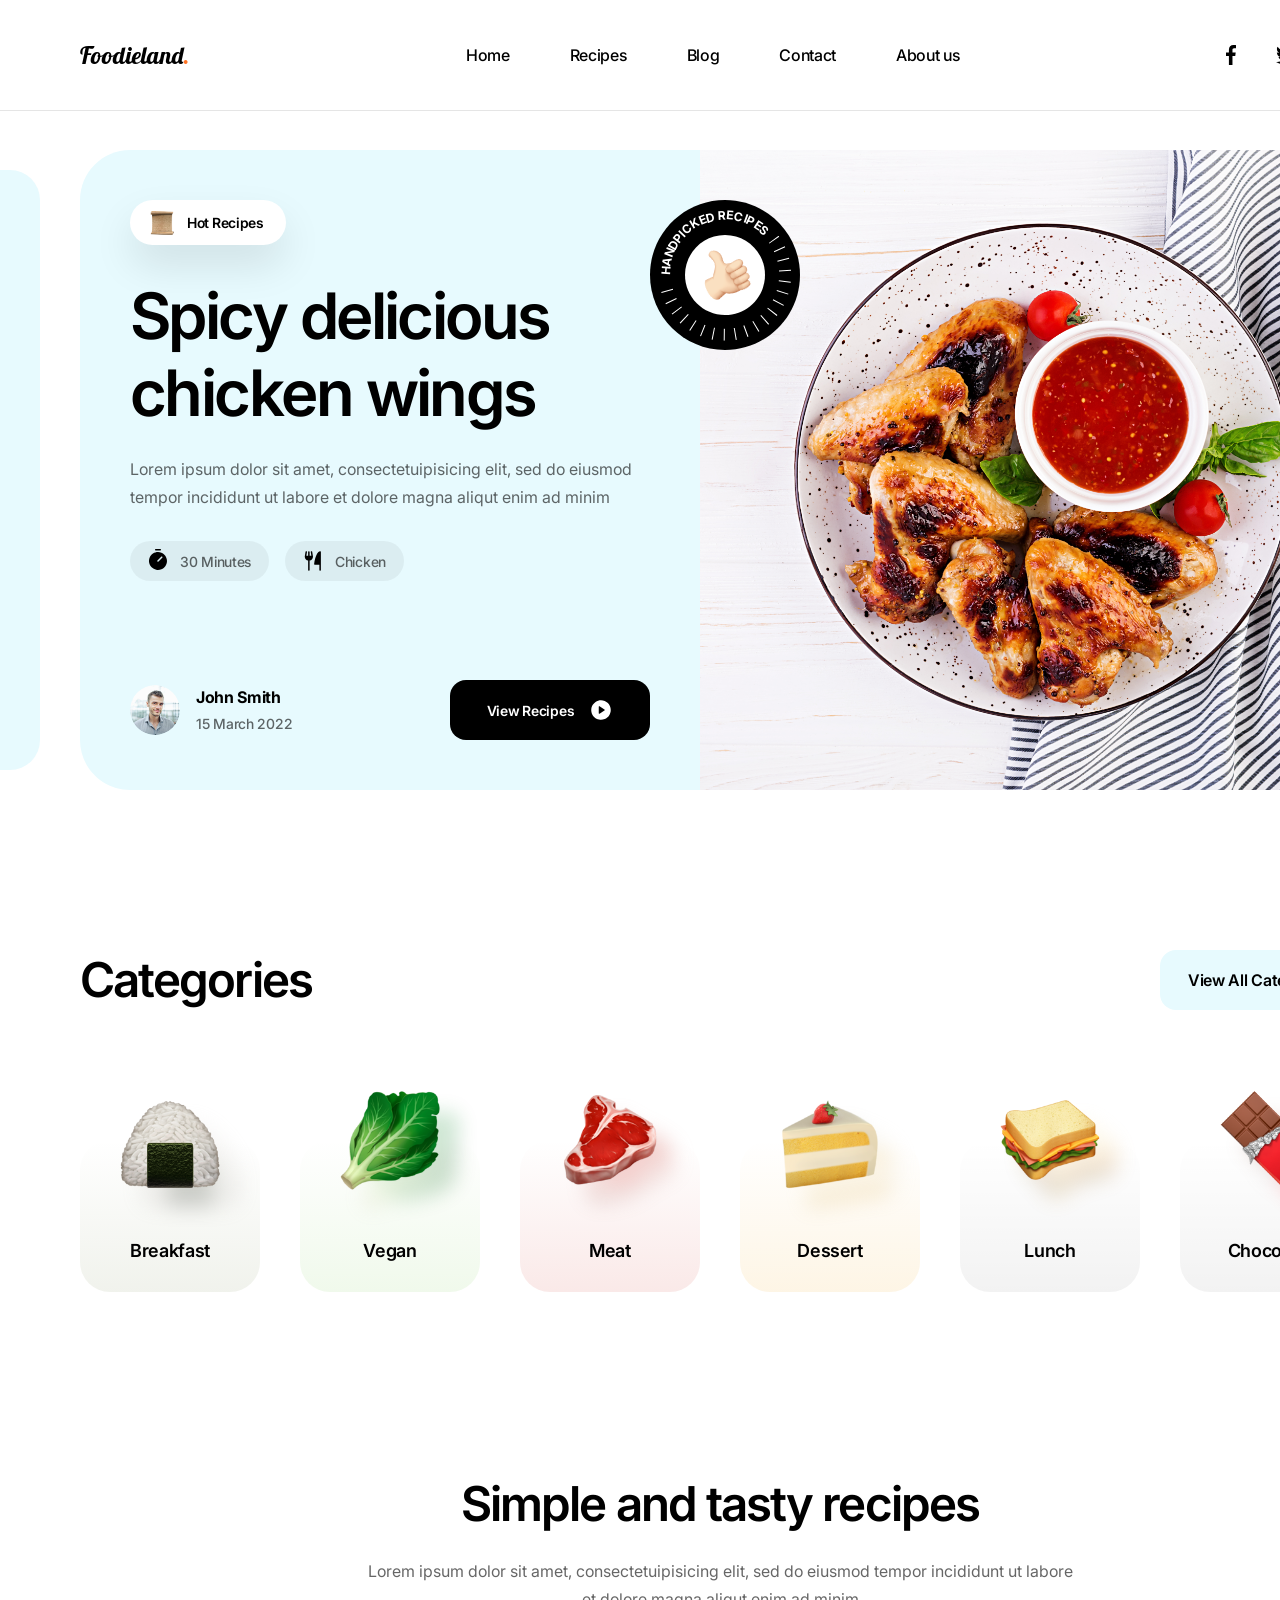
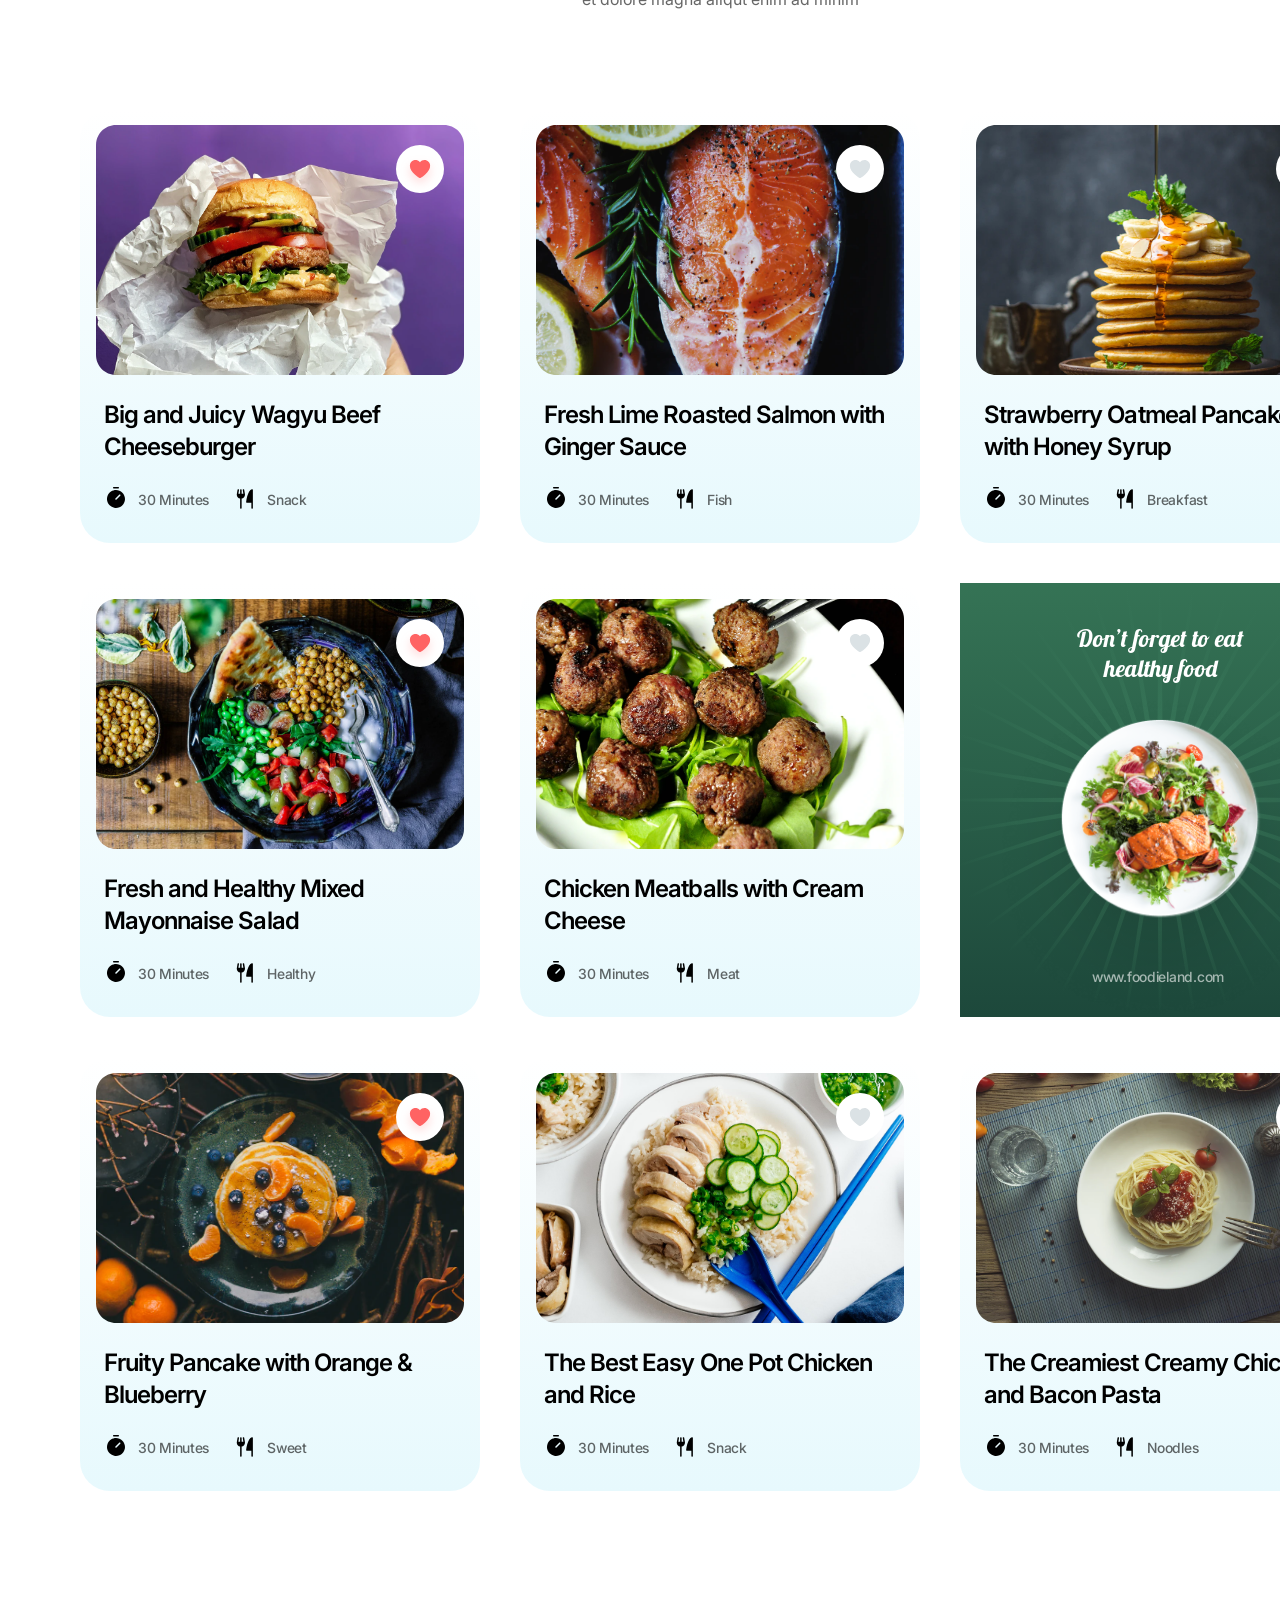
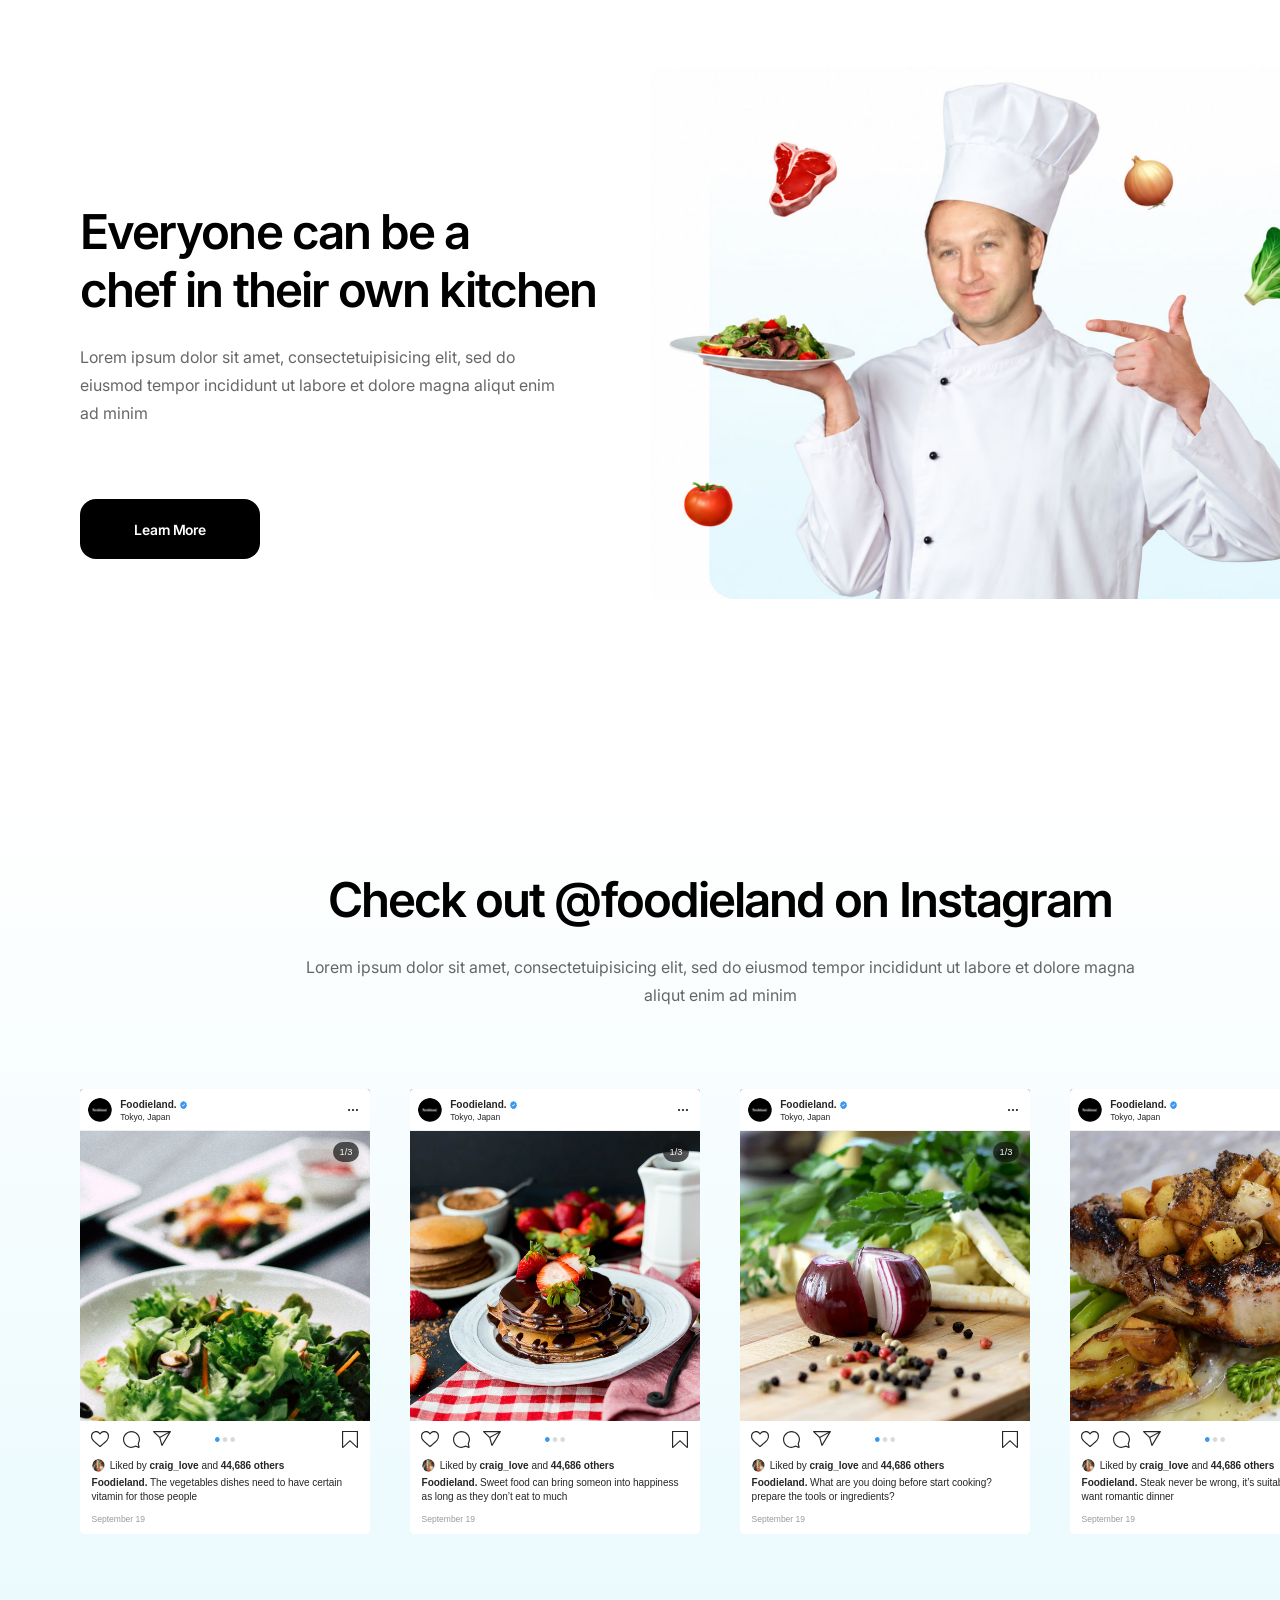
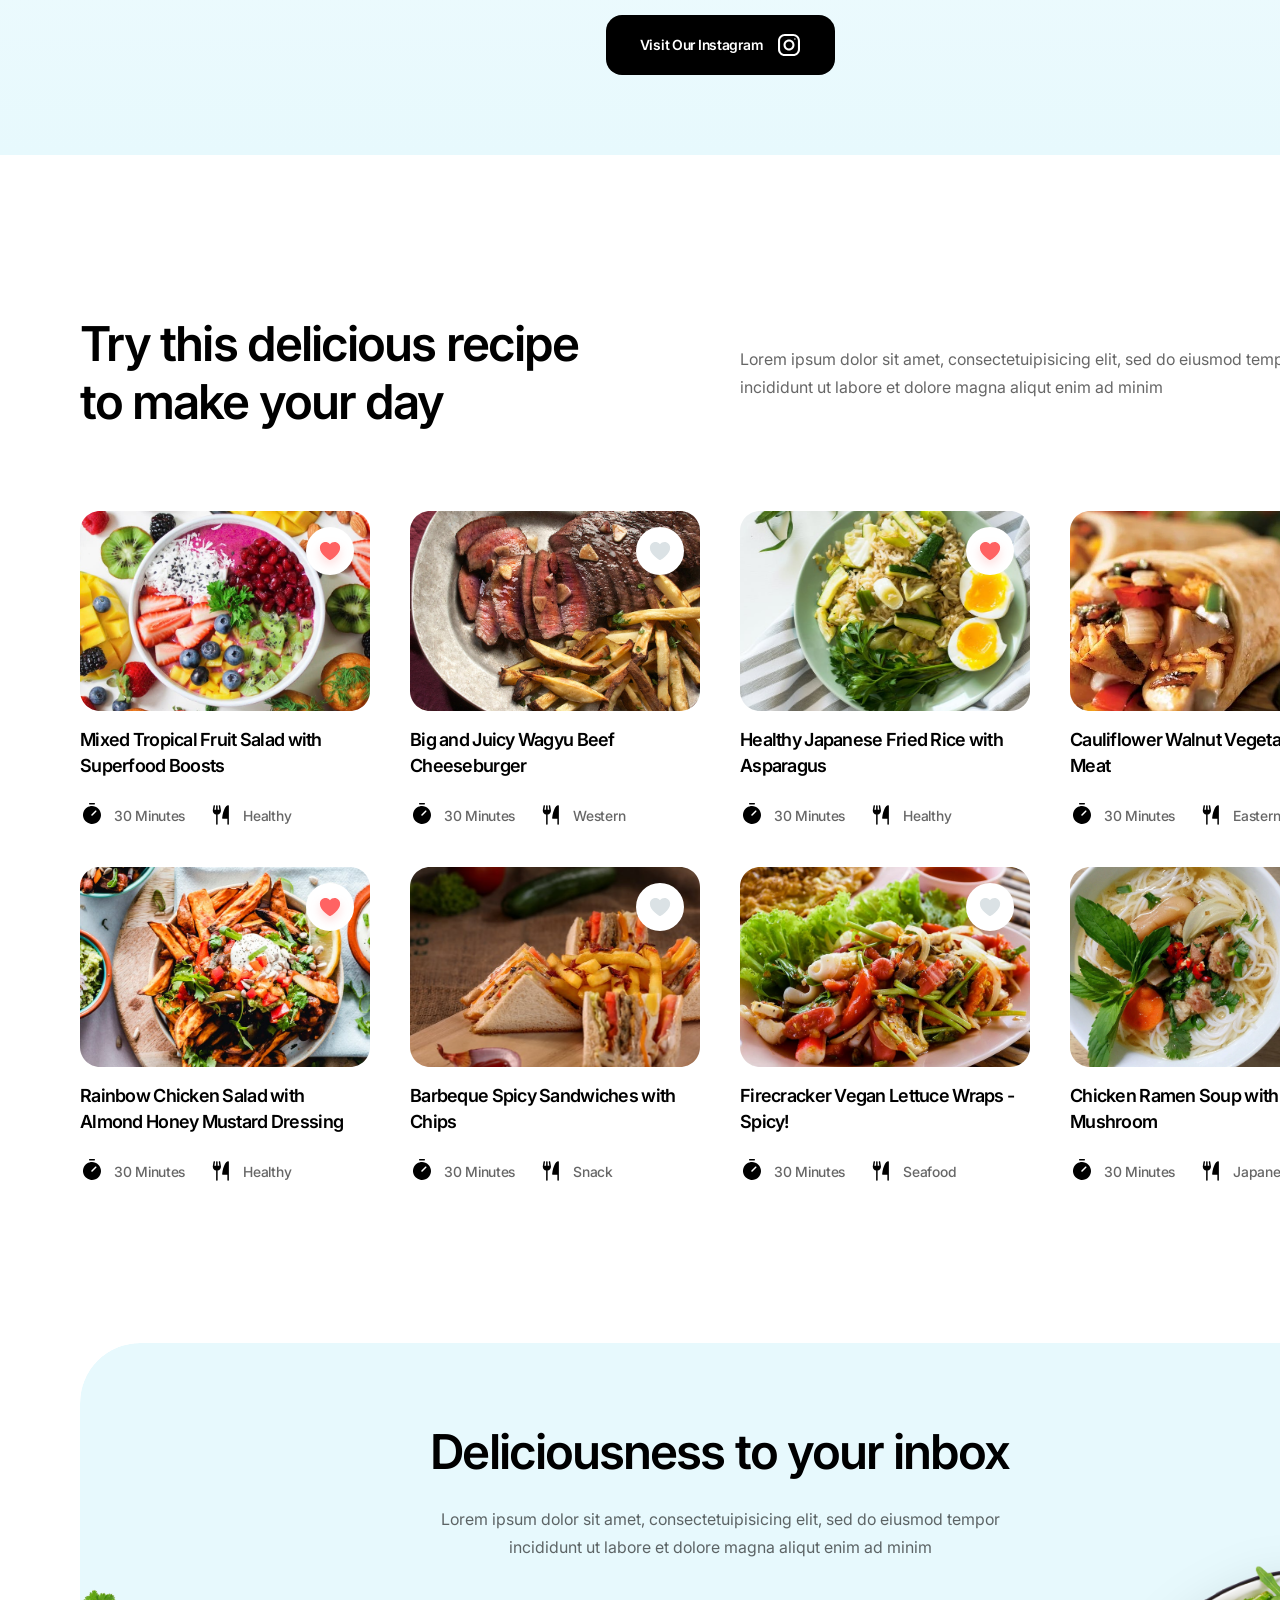
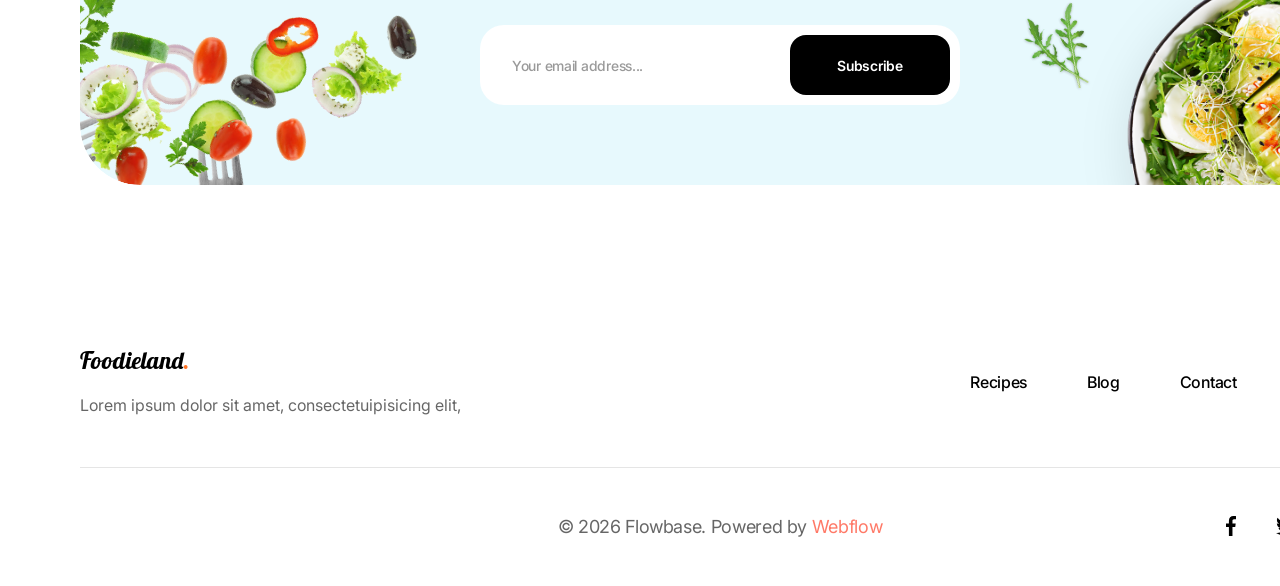
<file: index.html>
<!doctype html>
<html lang="en">
    <head>
        <meta charset="UTF-8" />
        <meta name="viewport" content="width=device-width, initial-scale=1.0" />
        <title>Foodieland | Главная страница</title>
        <link rel="stylesheet" href="./assets/css/style.css?v=20261021-2" />
    </head>
    <body>
        <header class="header">
            <div class="container header__inner">
                <a class="logo" href="./index.html">Foodieland<span>.</span></a>
                <nav class="links" aria-label="Main navigation">
                    <a href="./index.html" aria-current="page">Home</a>
                    <a href="./details.html">Recipes</a>
                    <a href="./blog.html">Blog</a>
                    <a href="./contact.html">Contact</a>
                    <a href="./about.html">About us</a>
                </nav>
                <div class="icons">
                    <a href="https://www.facebook.com/" aria-label="Facebook">
                        <img
                            src="./assets/img/figma/206-001Facebook.svg"
                            alt=""
                        />
                    </a>
                    <a href="https://twitter.com/" aria-label="Twitter">
                        <img
                            src="./assets/img/figma/206-003Twitter.svg"
                            alt=""
                        />
                    </a>
                    <a
                        href="https://www.instagram.com/foodieland/"
                        aria-label="Instagram"
                    >
                        <img
                            src="./assets/img/figma/206-004Instagram.svg"
                            alt=""
                        />
                    </a>
                </div>
            </div>
        </header>
        <main>
            <section class="hero" aria-labelledby="hero-title">
                <div class="container hero__card">
                    <img
                        src="./assets/img/figma/227-Rectangle1.svg"
                        alt=""
                        class="hero__background"
                    />
                    <div class="hero__content">
                        <div class="hero__label">
                            <img
                                src="./assets/img/figma/227-Image14.png"
                                alt=""
                            />
                            <span>Hot Recipes</span>
                        </div>
                        <h1 id="hero-title" class="hero__title">
                            Spicy delicious chicken wings
                        </h1>
                        <p class="hero__text">
                            Lorem ipsum dolor sit amet, consectetuipisicing
                            elit, sed do eiusmod tempor incididunt ut labore et
                            dolore magna aliqut enim ad minim
                        </p>
                        <div class="hero__tags">
                            <span class="tag">
                                <img
                                    src="./assets/img/figma/227-Timer.svg"
                                    alt=""
                                />
                                30 Minutes
                            </span>
                            <span class="tag">
                                <img
                                    src="./assets/img/figma/227-ForkKnife.svg"
                                    alt=""
                                />
                                Chicken
                            </span>
                        </div>
                        <div class="hero__bottom">
                            <div class="author">
                                <img
                                    src="./assets/img/figma/227-Ellipse2.png"
                                    alt="John Smith"
                                    class="author__avatar"
                                />
                                <div>
                                    <p class="author__name">John Smith</p>
                                    <p class="author__date">15 March 2022</p>
                                </div>
                            </div>
                            <a class="btn hero__button" href="./details.html">
                                View Recipes
                                <img
                                    src="./assets/img/figma/227-PlayCircle.svg"
                                    alt=""
                                />
                            </a>
                        </div>
                    </div>
                    <div
                        class="hero__image"
                        style="
                            --hero-mask: url(&quot;../img/figma/227-BakedChickenWingsAsianStyleTomatoesSaucePlate1.svg&quot;);
                        "
                    >
                        <img
                            src="./assets/img/figma/227-BakedChickenWingsAsianStyleTomatoesSaucePlate2.png"
                            alt="Spicy chicken wings with tomato sauce"
                        />
                    </div>
                    <div
                        class="hero__badge"
                        role="img"
                        aria-label="Handpicked recipes"
                    >
                        <img
                            src="./assets/img/figma/227-LinkedEllipse3.svg"
                            alt=""
                            class="hero__badge-outer"
                        />
                        <img
                            src="./assets/img/figma/227-LinkedEllipse4.svg"
                            alt=""
                            class="hero__badge-inner"
                        />
                        <img
                            src="./assets/img/figma/227-Ellipse3.svg"
                            alt=""
                            class="hero__badge-ticks"
                        />
                        <span
                            class="hero__badge-letter"
                            style="
                                left: 7.35px;
                                top: 70.54px;
                                width: 15.619px;
                                height: 10.074px;
                            "
                        >
                            <span style="transform: rotate(-85.8deg)">H</span>
                        </span>
                        <span
                            class="hero__badge-letter"
                            style="
                                left: 8.18px;
                                top: 61.67px;
                                width: 16.618px;
                                height: 12.092px;
                            "
                        >
                            <span style="transform: rotate(-77.23deg)">A</span>
                        </span>
                        <span
                            class="hero__badge-letter"
                            style="
                                left: 10.51px;
                                top: 53.06px;
                                width: 17.251px;
                                height: 13.858px;
                            "
                        >
                            <span style="transform: rotate(-68.57deg)">N</span>
                        </span>
                        <span
                            class="hero__badge-letter"
                            style="
                                left: 14.27px;
                                top: 45.01px;
                                width: 17.49px;
                                height: 15.285px;
                            "
                        >
                            <span style="transform: rotate(-60.06deg)">D</span>
                        </span>
                        <span
                            class="hero__badge-letter"
                            style="
                                left: 19.44px;
                                top: 37.94px;
                                width: 16.739px;
                                height: 15.554px;
                            "
                        >
                            <span style="transform: rotate(-51.88deg)">P</span>
                        </span>
                        <span
                            class="hero__badge-letter"
                            style="
                                left: 24.94px;
                                top: 33.42px;
                                width: 13.601px;
                                height: 13.262px;
                            "
                        >
                            <span style="transform: rotate(-46.25deg)">I</span>
                        </span>
                        <span
                            class="hero__badge-letter"
                            style="
                                left: 28.26px;
                                top: 28.66px;
                                width: 17.265px;
                                height: 17.932px;
                            "
                        >
                            <span style="transform: rotate(-39.58deg)">C</span>
                        </span>
                        <span
                            class="hero__badge-letter"
                            style="
                                left: 36.99px;
                                top: 23.22px;
                                width: 15.378px;
                                height: 17.492px;
                            "
                        >
                            <span style="transform: rotate(-30.57deg)">K</span>
                        </span>
                        <span
                            class="hero__badge-letter"
                            style="
                                left: 45.77px;
                                top: 19.44px;
                                width: 13.091px;
                                height: 16.913px;
                            "
                        >
                            <span style="transform: rotate(-22.28deg)">E</span>
                        </span>
                        <span
                            class="hero__badge-letter"
                            style="
                                left: 54.2px;
                                top: 16.79px;
                                width: 12.378px;
                                height: 16.738px;
                            "
                        >
                            <span style="transform: rotate(-14.07deg)">D</span>
                        </span>
                        <span
                            class="hero__badge-letter"
                            style="
                                left: 63.69px;
                                top: 15.63px;
                                width: 5.155px;
                                height: 15.277px;
                            "
                        >
                            <span style="transform: rotate(-8.39deg)"></span>
                        </span>
                        <span
                            class="hero__badge-letter"
                            style="
                                left: 67.34px;
                                top: 15.09px;
                                width: 8.798px;
                                height: 15.41px;
                            "
                        >
                            <span style="transform: rotate(-3.1deg)">R</span>
                        </span>
                        <span
                            class="hero__badge-letter"
                            style="
                                left: 75.38px;
                                top: 15.2px;
                                width: 9.187px;
                                height: 15.598px;
                            "
                        >
                            <span style="transform: rotate(4.64deg)">E</span>
                        </span>
                        <span
                            class="hero__badge-letter"
                            style="
                                left: 82.27px;
                                top: 16.61px;
                                width: 13.162px;
                                height: 16.888px;
                            "
                        >
                            <span style="transform: rotate(13.2deg)">C</span>
                        </span>
                        <span
                            class="hero__badge-letter"
                            style="
                                left: 91.11px;
                                top: 18.61px;
                                width: 8.872px;
                                height: 15.465px;
                            "
                        >
                            <span style="transform: rotate(19.92deg)">I</span>
                        </span>
                        <span
                            class="hero__badge-letter"
                            style="
                                left: 94.21px;
                                top: 20.94px;
                                width: 13.714px;
                                height: 16.985px;
                            "
                        >
                            <span style="transform: rotate(25.7deg)">P</span>
                        </span>
                        <span
                            class="hero__badge-letter"
                            style="
                                left: 100.55px;
                                top: 24.89px;
                                width: 14.923px;
                                height: 16.929px;
                            "
                        >
                            <span style="transform: rotate(33.31deg)">E</span>
                        </span>
                        <span
                            class="hero__badge-letter"
                            style="
                                left: 106.45px;
                                top: 29.74px;
                                width: 15.883px;
                                height: 16.566px;
                            "
                        >
                            <span style="transform: rotate(41.04deg)">S</span>
                        </span>
                        <img
                            src="./assets/img/figma/227-Image15.png"
                            alt=""
                            class="hero__badge-thumb"
                        />
                    </div>
                </div>
            </section>
            <section
                class="categories container"
                aria-labelledby="categories-title"
            >
                <div class="section-heading">
                    <h2 id="categories-title">Categories</h2>
                    <a class="btn btn--light" href="#recipes">
                        View All Categories
                    </a>
                </div>
                <div class="categories__grid">
                    <a
                        class="category"
                        href="#recipes"
                        style="
                            --category-color: 112, 130, 70;
                            --category-opacity: 0.1;
                        "
                    >
                        <img
                            src="./assets/img/figma/291-Image24.png"
                            alt=""
                            class="category__shadow"
                        />
                        <img
                            src="./assets/img/figma/291-Image24.png"
                            alt="Breakfast"
                            class="category__image"
                        />
                        <h3>Breakfast</h3>
                    </a>
                    <a
                        class="category"
                        href="#recipes"
                        style="
                            --category-color: 108, 198, 63;
                            --category-opacity: 0.1;
                        "
                    >
                        <img
                            src="./assets/img/figma/291-Image19.png"
                            alt=""
                            class="category__shadow"
                        />
                        <img
                            src="./assets/img/figma/291-Image19.png"
                            alt="Vegan"
                            class="category__image"
                        />
                        <h3>Vegan</h3>
                    </a>
                    <a
                        class="category"
                        href="#recipes"
                        style="
                            --category-color: 204, 38, 27;
                            --category-opacity: 0.1;
                        "
                    >
                        <img
                            src="./assets/img/figma/291-Image20.png"
                            alt=""
                            class="category__shadow"
                        />
                        <img
                            src="./assets/img/figma/291-Image20.png"
                            alt="Meat"
                            class="category__image"
                        />
                        <h3>Meat</h3>
                    </a>
                    <a
                        class="category"
                        href="#recipes"
                        style="
                            --category-color: 240, 158, 0;
                            --category-opacity: 0.1;
                        "
                    >
                        <img
                            src="./assets/img/figma/291-Image21.png"
                            alt=""
                            class="category__shadow"
                        />
                        <img
                            src="./assets/img/figma/291-Image21.png"
                            alt="Dessert"
                            class="category__image"
                        />
                        <h3>Dessert</h3>
                    </a>
                    <a
                        class="category"
                        href="#recipes"
                        style="
                            --category-color: 0, 0, 0;
                            --category-opacity: 0.05;
                        "
                    >
                        <img
                            src="./assets/img/figma/291-Image22.png"
                            alt=""
                            class="category__shadow"
                        />
                        <img
                            src="./assets/img/figma/291-Image22.png"
                            alt="Lunch"
                            class="category__image"
                        />
                        <h3>Lunch</h3>
                    </a>
                    <a
                        class="category"
                        href="#recipes"
                        style="
                            --category-color: 0, 0, 0;
                            --category-opacity: 0.05;
                        "
                    >
                        <img
                            src="./assets/img/figma/291-Image23.png"
                            alt=""
                            class="category__shadow"
                        />
                        <img
                            src="./assets/img/figma/291-Image23.png"
                            alt="Chocolate"
                            class="category__image"
                        />
                        <h3>Chocolate</h3>
                    </a>
                </div>
            </section>
            <section
                class="recipes container"
                id="recipes"
                aria-labelledby="recipes-title"
            >
                <div class="section-intro">
                    <h2 id="recipes-title">Simple and tasty recipes</h2>
                    <p>
                        Lorem ipsum dolor sit amet, consectetuipisicing elit,
                        sed do eiusmod tempor incididunt ut labore et dolore
                        magna aliqut enim ad minim
                    </p>
                </div>
                <div class="recipes__grid">
                    <article class="recipe">
                        <div
                            class="recipe__photo"
                            style="
                                --photo-mask: url(&quot;../img/figma/768-Image26.svg&quot;);
                            "
                        >
                            <a href="./details.html">
                                <img
                                    src="./assets/img/figma/768-Image27.png"
                                    alt="Big and Juicy Wagyu Beef Cheeseburger"
                                    class="recipe__image"
                                />
                            </a>
                            <button
                                class="favorite"
                                type="button"
                                aria-label="Save Big and Juicy Wagyu Beef Cheeseburger"
                                aria-pressed="true"
                                data-section="768"
                            >
                                <img
                                    src="./assets/img/figma/768-Group852.svg"
                                    alt=""
                                />
                            </button>
                        </div>
                        <h3>
                            <a href="./details.html">
                                Big and Juicy Wagyu Beef Cheeseburger
                            </a>
                        </h3>
                        <div class="recipe__meta">
                            <span>
                                <img
                                    src="./assets/img/figma/227-Timer.svg"
                                    alt=""
                                />
                                30 Minutes
                            </span>
                            <span>
                                <img
                                    src="./assets/img/figma/227-ForkKnife.svg"
                                    alt=""
                                />
                                Snack
                            </span>
                        </div>
                    </article>
                    <article class="recipe">
                        <div
                            class="recipe__photo"
                            style="
                                --photo-mask: url(&quot;../img/figma/768-Image26.svg&quot;);
                            "
                        >
                            <a href="./details.html">
                                <img
                                    src="./assets/img/figma/768-Image30.png"
                                    alt="Fresh Lime Roasted Salmon with Ginger Sauce"
                                    class="recipe__image"
                                />
                            </a>
                            <button
                                class="favorite"
                                type="button"
                                aria-label="Save Fresh Lime Roasted Salmon with Ginger Sauce"
                                aria-pressed="false"
                                data-section="768"
                            >
                                <img
                                    src="./assets/img/figma/328-Group853.svg"
                                    alt=""
                                />
                            </button>
                        </div>
                        <h3>
                            <a href="./details.html">
                                Fresh Lime Roasted Salmon with Ginger Sauce
                            </a>
                        </h3>
                        <div class="recipe__meta">
                            <span>
                                <img
                                    src="./assets/img/figma/227-Timer.svg"
                                    alt=""
                                />
                                30 Minutes
                            </span>
                            <span>
                                <img
                                    src="./assets/img/figma/227-ForkKnife.svg"
                                    alt=""
                                />
                                Fish
                            </span>
                        </div>
                    </article>
                    <article class="recipe">
                        <div
                            class="recipe__photo"
                            style="
                                --photo-mask: url(&quot;../img/figma/768-Image26.svg&quot;);
                            "
                        >
                            <a href="./details.html">
                                <img
                                    src="./assets/img/figma/768-Image33.png"
                                    alt="Strawberry Oatmeal Pancake with Honey Syrup"
                                    class="recipe__image"
                                />
                            </a>
                            <button
                                class="favorite"
                                type="button"
                                aria-label="Save Strawberry Oatmeal Pancake with Honey Syrup"
                                aria-pressed="false"
                                data-section="768"
                            >
                                <img
                                    src="./assets/img/figma/328-Group853.svg"
                                    alt=""
                                />
                            </button>
                        </div>
                        <h3>
                            <a href="./details.html">
                                Strawberry Oatmeal Pancake with Honey Syrup
                            </a>
                        </h3>
                        <div class="recipe__meta">
                            <span>
                                <img
                                    src="./assets/img/figma/227-Timer.svg"
                                    alt=""
                                />
                                30 Minutes
                            </span>
                            <span>
                                <img
                                    src="./assets/img/figma/227-ForkKnife.svg"
                                    alt=""
                                />
                                Breakfast
                            </span>
                        </div>
                    </article>
                    <article class="recipe">
                        <div
                            class="recipe__photo"
                            style="
                                --photo-mask: url(&quot;../img/figma/768-Image26.svg&quot;);
                            "
                        >
                            <a href="./details.html">
                                <img
                                    src="./assets/img/figma/768-Image29.png"
                                    alt="Fresh and Healthy Mixed Mayonnaise Salad"
                                    class="recipe__image"
                                />
                            </a>
                            <button
                                class="favorite"
                                type="button"
                                aria-label="Save Fresh and Healthy Mixed Mayonnaise Salad"
                                aria-pressed="true"
                                data-section="768"
                            >
                                <img
                                    src="./assets/img/figma/768-Group852.svg"
                                    alt=""
                                />
                            </button>
                        </div>
                        <h3>
                            <a href="./details.html">
                                Fresh and Healthy Mixed Mayonnaise Salad
                            </a>
                        </h3>
                        <div class="recipe__meta">
                            <span>
                                <img
                                    src="./assets/img/figma/227-Timer.svg"
                                    alt=""
                                />
                                30 Minutes
                            </span>
                            <span>
                                <img
                                    src="./assets/img/figma/227-ForkKnife.svg"
                                    alt=""
                                />
                                Healthy
                            </span>
                        </div>
                    </article>
                    <article class="recipe">
                        <div
                            class="recipe__photo"
                            style="
                                --photo-mask: url(&quot;../img/figma/768-Image26.svg&quot;);
                            "
                        >
                            <a href="./details.html">
                                <img
                                    src="./assets/img/figma/768-Image32.png"
                                    alt="Chicken Meatballs with Cream Cheese"
                                    class="recipe__image"
                                />
                            </a>
                            <button
                                class="favorite"
                                type="button"
                                aria-label="Save Chicken Meatballs with Cream Cheese"
                                aria-pressed="false"
                                data-section="768"
                            >
                                <img
                                    src="./assets/img/figma/328-Group853.svg"
                                    alt=""
                                />
                            </button>
                        </div>
                        <h3>
                            <a href="./details.html">
                                Chicken Meatballs with Cream Cheese
                            </a>
                        </h3>
                        <div class="recipe__meta">
                            <span>
                                <img
                                    src="./assets/img/figma/227-Timer.svg"
                                    alt=""
                                />
                                30 Minutes
                            </span>
                            <span>
                                <img
                                    src="./assets/img/figma/227-ForkKnife.svg"
                                    alt=""
                                />
                                Meat
                            </span>
                        </div>
                    </article>
                    <aside class="healthy-ad">
                        <img
                            src="./assets/img/figma/768-MaskGroup.svg"
                            alt=""
                            class="healthy-ad__background"
                        />
                        <p class="healthy-ad__title">
                            Don’t forget to eat
                            <br />
                            healthy food
                        </p>
                        <div class="healthy-ad__photo">
                            <img
                                src="./assets/img/figma/768-01.png"
                                alt="Fresh healthy salad"
                            />
                        </div>
                        <p class="healthy-ad__url">www.foodieland.com</p>
                    </aside>
                    <article class="recipe">
                        <div
                            class="recipe__photo"
                            style="
                                --photo-mask: url(&quot;../img/figma/768-Image26.svg&quot;);
                            "
                        >
                            <a href="./details.html">
                                <img
                                    src="./assets/img/figma/768-Image28.png"
                                    alt="Fruity Pancake with Orange & Blueberry"
                                    class="recipe__image"
                                />
                            </a>
                            <button
                                class="favorite"
                                type="button"
                                aria-label="Save Fruity Pancake with Orange &amp; Blueberry"
                                aria-pressed="true"
                                data-section="768"
                            >
                                <img
                                    src="./assets/img/figma/768-Group852.svg"
                                    alt=""
                                />
                            </button>
                        </div>
                        <h3>
                            <a href="./details.html">
                                Fruity Pancake with Orange &amp; Blueberry
                            </a>
                        </h3>
                        <div class="recipe__meta">
                            <span>
                                <img
                                    src="./assets/img/figma/227-Timer.svg"
                                    alt=""
                                />
                                30 Minutes
                            </span>
                            <span>
                                <img
                                    src="./assets/img/figma/227-ForkKnife.svg"
                                    alt=""
                                />
                                Sweet
                            </span>
                        </div>
                    </article>
                    <article class="recipe">
                        <div
                            class="recipe__photo"
                            style="
                                --photo-mask: url(&quot;../img/figma/768-Image26.svg&quot;);
                            "
                        >
                            <a href="./details.html">
                                <img
                                    src="./assets/img/figma/768-Image31.png"
                                    alt="The Best Easy One Pot Chicken and Rice"
                                    class="recipe__image"
                                />
                            </a>
                            <button
                                class="favorite"
                                type="button"
                                aria-label="Save The Best Easy One Pot Chicken and Rice"
                                aria-pressed="false"
                                data-section="768"
                            >
                                <img
                                    src="./assets/img/figma/328-Group853.svg"
                                    alt=""
                                />
                            </button>
                        </div>
                        <h3>
                            <a href="./details.html">
                                The Best Easy One Pot Chicken and Rice
                            </a>
                        </h3>
                        <div class="recipe__meta">
                            <span>
                                <img
                                    src="./assets/img/figma/227-Timer.svg"
                                    alt=""
                                />
                                30 Minutes
                            </span>
                            <span>
                                <img
                                    src="./assets/img/figma/227-ForkKnife.svg"
                                    alt=""
                                />
                                Snack
                            </span>
                        </div>
                    </article>
                    <article class="recipe">
                        <div
                            class="recipe__photo"
                            style="
                                --photo-mask: url(&quot;../img/figma/768-Image26.svg&quot;);
                            "
                        >
                            <a href="./details.html">
                                <img
                                    src="./assets/img/figma/768-Image34.png"
                                    alt="The Creamiest Creamy Chicken and Bacon Pasta"
                                    class="recipe__image"
                                />
                            </a>
                            <button
                                class="favorite"
                                type="button"
                                aria-label="Save The Creamiest Creamy Chicken and Bacon Pasta"
                                aria-pressed="false"
                                data-section="768"
                            >
                                <img
                                    src="./assets/img/figma/328-Group853.svg"
                                    alt=""
                                />
                            </button>
                        </div>
                        <h3>
                            <a href="./details.html">
                                The Creamiest Creamy Chicken and Bacon Pasta
                            </a>
                        </h3>
                        <div class="recipe__meta">
                            <span>
                                <img
                                    src="./assets/img/figma/227-Timer.svg"
                                    alt=""
                                />
                                30 Minutes
                            </span>
                            <span>
                                <img
                                    src="./assets/img/figma/227-ForkKnife.svg"
                                    alt=""
                                />
                                Noodles
                            </span>
                        </div>
                    </article>
                </div>
            </section>
            <section class="learn container" aria-labelledby="learn-title">
                <div class="learn__content">
                    <h2 id="learn-title">
                        Everyone can be a
                        <br />
                        chef in their own kitchen
                    </h2>
                    <p>
                        Lorem ipsum dolor sit amet, consectetuipisicing elit,
                        sed do
                        <br />
                        eiusmod tempor incididunt ut labore et dolore magna
                        aliqut enim
                        <br />
                        ad minim
                    </p>
                    <a class="btn learn__button" href="./about.html">
                        Learn More
                    </a>
                </div>
                <div class="learn__art">
                    <img
                        src="./assets/img/chef-custom.png"
                        alt="Chef holding a plate of food"
                        class="learn__replacement"
                    />
                </div>
            </section>
            <section class="instagram" aria-labelledby="instagram-title">
                <div class="container">
                    <div class="section-intro">
                        <h2 id="instagram-title">
                            Check out @foodieland on Instagram
                        </h2>
                        <p>
                            Lorem ipsum dolor sit amet, consectetuipisicing
                            elit, sed do eiusmod tempor incididunt ut labore et
                            dolore magna aliqut enim ad minim
                        </p>
                    </div>
                    <div class="instagram__grid">
                        <article class="instagram-post">
                            <div class="instagram-post__top">
                                <img
                                    src="./assets/img/figma/523-PostTop.svg"
                                    alt=""
                                    class="instagram-post__top-bg"
                                />
                                <img
                                    src="./assets/img/figma/523-Oval.png"
                                    alt=""
                                    class="instagram-post__avatar"
                                />
                                <b>Foodieland.</b>
                                <img
                                    src="./assets/img/figma/523-OfficialIcon.svg"
                                    alt=""
                                    class="instagram-post__verified"
                                />
                                <span>Tokyo, Japan</span>
                                <img
                                    src="./assets/img/figma/523-MoreIcon.svg"
                                    alt=""
                                    class="instagram-post__more"
                                />
                            </div>
                            <div class="instagram-post__photo">
                                <img
                                    src="./assets/img/figma/523-Rectangle.png"
                                    alt="Vegetable salad"
                                />
                                <span class="instagram-post__count">1/3</span>
                            </div>
                            <div class="instagram-post__bottom">
                                <img
                                    src="./assets/img/figma/523-PostBottom.svg"
                                    alt=""
                                    class="instagram-post__bottom-bg"
                                />
                                <div class="instagram-post__actions">
                                    <img
                                        src="./assets/img/figma/523-Like.svg"
                                        alt=""
                                    />
                                    <img
                                        src="./assets/img/figma/523-Comment.svg"
                                        alt=""
                                    />
                                    <img
                                        src="./assets/img/figma/523-Messanger.svg"
                                        alt=""
                                    />
                                </div>
                                <img
                                    src="./assets/img/figma/523-Pagination.svg"
                                    alt=""
                                    class="instagram-post__pagination"
                                />
                                <img
                                    src="./assets/img/figma/523-Save.svg"
                                    alt=""
                                    class="instagram-post__save"
                                />
                                <div class="instagram-post__likes">
                                    <img
                                        src="./assets/img/figma/523-Oval1.png"
                                        alt=""
                                    />
                                    <span>
                                        Liked by
                                        <b>craig_love</b>
                                        and
                                        <b>44,686 others</b>
                                    </span>
                                </div>
                                <p class="instagram-post__caption">
                                    <b>Foodieland.</b>
                                    The vegetables dishes need to have certain
                                    vitamin for those people
                                </p>
                                <p class="instagram-post__date">September 19</p>
                            </div>
                        </article>
                        <article class="instagram-post">
                            <div class="instagram-post__top">
                                <img
                                    src="./assets/img/figma/523-PostTop.svg"
                                    alt=""
                                    class="instagram-post__top-bg"
                                />
                                <img
                                    src="./assets/img/figma/523-Oval.png"
                                    alt=""
                                    class="instagram-post__avatar"
                                />
                                <b>Foodieland.</b>
                                <img
                                    src="./assets/img/figma/523-OfficialIcon.svg"
                                    alt=""
                                    class="instagram-post__verified"
                                />
                                <span>Tokyo, Japan</span>
                                <img
                                    src="./assets/img/figma/523-MoreIcon.svg"
                                    alt=""
                                    class="instagram-post__more"
                                />
                            </div>
                            <div class="instagram-post__photo">
                                <img
                                    src="./assets/img/figma/523-Rectangle1.png"
                                    alt="Pancakes with berries"
                                />
                                <span class="instagram-post__count">1/3</span>
                            </div>
                            <div class="instagram-post__bottom">
                                <img
                                    src="./assets/img/figma/523-PostBottom.svg"
                                    alt=""
                                    class="instagram-post__bottom-bg"
                                />
                                <div class="instagram-post__actions">
                                    <img
                                        src="./assets/img/figma/523-Like.svg"
                                        alt=""
                                    />
                                    <img
                                        src="./assets/img/figma/523-Comment.svg"
                                        alt=""
                                    />
                                    <img
                                        src="./assets/img/figma/523-Messanger.svg"
                                        alt=""
                                    />
                                </div>
                                <img
                                    src="./assets/img/figma/523-Pagination.svg"
                                    alt=""
                                    class="instagram-post__pagination"
                                />
                                <img
                                    src="./assets/img/figma/523-Save.svg"
                                    alt=""
                                    class="instagram-post__save"
                                />
                                <div class="instagram-post__likes">
                                    <img
                                        src="./assets/img/figma/523-Oval1.png"
                                        alt=""
                                    />
                                    <span>
                                        Liked by
                                        <b>craig_love</b>
                                        and
                                        <b>44,686 others</b>
                                    </span>
                                </div>
                                <p class="instagram-post__caption">
                                    <b>Foodieland.</b>
                                    Sweet food can bring someon into happiness
                                    as long as they don’t eat to much
                                </p>
                                <p class="instagram-post__date">September 19</p>
                            </div>
                        </article>
                        <article class="instagram-post">
                            <div class="instagram-post__top">
                                <img
                                    src="./assets/img/figma/523-PostTop.svg"
                                    alt=""
                                    class="instagram-post__top-bg"
                                />
                                <img
                                    src="./assets/img/figma/523-Oval.png"
                                    alt=""
                                    class="instagram-post__avatar"
                                />
                                <b>Foodieland.</b>
                                <img
                                    src="./assets/img/figma/523-OfficialIcon.svg"
                                    alt=""
                                    class="instagram-post__verified"
                                />
                                <span>Tokyo, Japan</span>
                                <img
                                    src="./assets/img/figma/523-MoreIcon.svg"
                                    alt=""
                                    class="instagram-post__more"
                                />
                            </div>
                            <div class="instagram-post__photo">
                                <img
                                    src="./assets/img/figma/523-Rectangle2.png"
                                    alt="Fresh ingredients"
                                />
                                <span class="instagram-post__count">1/3</span>
                            </div>
                            <div class="instagram-post__bottom">
                                <img
                                    src="./assets/img/figma/523-PostBottom.svg"
                                    alt=""
                                    class="instagram-post__bottom-bg"
                                />
                                <div class="instagram-post__actions">
                                    <img
                                        src="./assets/img/figma/523-Like.svg"
                                        alt=""
                                    />
                                    <img
                                        src="./assets/img/figma/523-Comment.svg"
                                        alt=""
                                    />
                                    <img
                                        src="./assets/img/figma/523-Messanger.svg"
                                        alt=""
                                    />
                                </div>
                                <img
                                    src="./assets/img/figma/523-Pagination.svg"
                                    alt=""
                                    class="instagram-post__pagination"
                                />
                                <img
                                    src="./assets/img/figma/523-Save.svg"
                                    alt=""
                                    class="instagram-post__save"
                                />
                                <div class="instagram-post__likes">
                                    <img
                                        src="./assets/img/figma/523-Oval1.png"
                                        alt=""
                                    />
                                    <span>
                                        Liked by
                                        <b>craig_love</b>
                                        and
                                        <b>44,686 others</b>
                                    </span>
                                </div>
                                <p class="instagram-post__caption">
                                    <b>Foodieland.</b>
                                    What are you doing before start cooking?
                                    prepare the tools or ingredients?
                                </p>
                                <p class="instagram-post__date">September 19</p>
                            </div>
                        </article>
                        <article class="instagram-post">
                            <div class="instagram-post__top">
                                <img
                                    src="./assets/img/figma/523-PostTop.svg"
                                    alt=""
                                    class="instagram-post__top-bg"
                                />
                                <img
                                    src="./assets/img/figma/523-Oval.png"
                                    alt=""
                                    class="instagram-post__avatar"
                                />
                                <b>Foodieland.</b>
                                <img
                                    src="./assets/img/figma/523-OfficialIcon.svg"
                                    alt=""
                                    class="instagram-post__verified"
                                />
                                <span>Tokyo, Japan</span>
                                <img
                                    src="./assets/img/figma/523-MoreIcon.svg"
                                    alt=""
                                    class="instagram-post__more"
                                />
                            </div>
                            <div class="instagram-post__photo">
                                <img
                                    src="./assets/img/figma/523-Rectangle3.png"
                                    alt="Grilled meat"
                                />
                                <span class="instagram-post__count">1/3</span>
                            </div>
                            <div class="instagram-post__bottom">
                                <img
                                    src="./assets/img/figma/523-PostBottom.svg"
                                    alt=""
                                    class="instagram-post__bottom-bg"
                                />
                                <div class="instagram-post__actions">
                                    <img
                                        src="./assets/img/figma/523-Like.svg"
                                        alt=""
                                    />
                                    <img
                                        src="./assets/img/figma/523-Comment.svg"
                                        alt=""
                                    />
                                    <img
                                        src="./assets/img/figma/523-Messanger.svg"
                                        alt=""
                                    />
                                </div>
                                <img
                                    src="./assets/img/figma/523-Pagination.svg"
                                    alt=""
                                    class="instagram-post__pagination"
                                />
                                <img
                                    src="./assets/img/figma/523-Save.svg"
                                    alt=""
                                    class="instagram-post__save"
                                />
                                <div class="instagram-post__likes">
                                    <img
                                        src="./assets/img/figma/523-Oval1.png"
                                        alt=""
                                    />
                                    <span>
                                        Liked by
                                        <b>craig_love</b>
                                        and
                                        <b>44,686 others</b>
                                    </span>
                                </div>
                                <p class="instagram-post__caption">
                                    <b>Foodieland.</b>
                                    Steak never be wrong, it’s suitable for you
                                    who want romantic dinner
                                </p>
                                <p class="instagram-post__date">September 19</p>
                            </div>
                        </article>
                    </div>
                    <a
                        class="btn instagram__button"
                        href="https://www.instagram.com/foodieland/"
                    >
                        Visit Our Instagram
                        <img
                            src="./assets/img/figma/523-004Instagram.svg"
                            alt=""
                        />
                    </a>
                </div>
            </section>
            <section
                class="more-recipes container"
                aria-labelledby="more-title"
            >
                <div class="section-heading">
                    <h2 id="more-title">
                        Try this delicious recipe
                        <br />
                        to make your day
                    </h2>
                    <p>
                        Lorem ipsum dolor sit amet, consectetuipisicing elit,
                        sed do eiusmod tempor incididunt ut labore et dolore
                        magna aliqut enim ad minim
                    </p>
                </div>
                <div class="more-recipes__grid">
                    <article class="recipe recipe--small">
                        <div
                            class="recipe__photo recipe__photo--fruit recipe__photo--image27"
                            style="
                                --photo-mask: url(&quot;../img/figma/328-Image26.svg&quot;);
                            "
                        >
                            <a href="./details.html">
                                <img
                                    src="./assets/img/figma/328-Image27.png"
                                    alt="Mixed Tropical Fruit Salad with Superfood Boosts"
                                    class="recipe__image"
                                />
                            </a>
                            <button
                                class="favorite"
                                type="button"
                                aria-label="Save Mixed Tropical Fruit Salad with Superfood Boosts"
                                aria-pressed="true"
                                data-section="328"
                            >
                                <img
                                    src="./assets/img/figma/328-Group852.svg"
                                    alt=""
                                />
                            </button>
                        </div>
                        <h3>
                            <a href="./details.html">
                                Mixed Tropical Fruit Salad with Superfood Boosts
                            </a>
                        </h3>
                        <div class="recipe__meta">
                            <span>
                                <img
                                    src="./assets/img/figma/227-Timer.svg"
                                    alt=""
                                />
                                30 Minutes
                            </span>
                            <span>
                                <img
                                    src="./assets/img/figma/227-ForkKnife.svg"
                                    alt=""
                                />
                                Healthy
                            </span>
                        </div>
                    </article>
                    <article class="recipe recipe--small">
                        <div
                            class="recipe__photo recipe__photo--image29"
                            style="
                                --photo-mask: url(&quot;../img/figma/328-Image26.svg&quot;);
                            "
                        >
                            <a href="./details.html">
                                <img
                                    src="./assets/img/figma/328-Image29.png"
                                    alt="Big and Juicy Wagyu Beef Cheeseburger"
                                    class="recipe__image"
                                />
                            </a>
                            <button
                                class="favorite"
                                type="button"
                                aria-label="Save Big and Juicy Wagyu Beef Cheeseburger"
                                aria-pressed="false"
                                data-section="328"
                            >
                                <img
                                    src="./assets/img/figma/328-Group853.svg"
                                    alt=""
                                />
                            </button>
                        </div>
                        <h3>
                            <a href="./details.html">
                                Big and Juicy Wagyu Beef Cheeseburger
                            </a>
                        </h3>
                        <div class="recipe__meta">
                            <span>
                                <img
                                    src="./assets/img/figma/227-Timer.svg"
                                    alt=""
                                />
                                30 Minutes
                            </span>
                            <span>
                                <img
                                    src="./assets/img/figma/227-ForkKnife.svg"
                                    alt=""
                                />
                                Western
                            </span>
                        </div>
                    </article>
                    <article class="recipe recipe--small">
                        <div
                            class="recipe__photo recipe__photo--image31"
                            style="
                                --photo-mask: url(&quot;../img/figma/328-Image26.svg&quot;);
                            "
                        >
                            <a href="./details.html">
                                <img
                                    src="./assets/img/figma/328-Image31.png"
                                    alt="Healthy Japanese Fried Rice with Asparagus"
                                    class="recipe__image"
                                />
                            </a>
                            <button
                                class="favorite"
                                type="button"
                                aria-label="Save Healthy Japanese Fried Rice with Asparagus"
                                aria-pressed="true"
                                data-section="328"
                            >
                                <img
                                    src="./assets/img/figma/328-Group852.svg"
                                    alt=""
                                />
                            </button>
                        </div>
                        <h3>
                            <a href="./details.html">
                                Healthy Japanese Fried Rice with Asparagus
                            </a>
                        </h3>
                        <div class="recipe__meta">
                            <span>
                                <img
                                    src="./assets/img/figma/227-Timer.svg"
                                    alt=""
                                />
                                30 Minutes
                            </span>
                            <span>
                                <img
                                    src="./assets/img/figma/227-ForkKnife.svg"
                                    alt=""
                                />
                                Healthy
                            </span>
                        </div>
                    </article>
                    <article class="recipe recipe--small">
                        <div
                            class="recipe__photo recipe__photo--image33"
                            style="
                                --photo-mask: url(&quot;../img/figma/328-Image26.svg&quot;);
                            "
                        >
                            <a href="./details.html">
                                <img
                                    src="./assets/img/figma/328-Image33.png"
                                    alt="Cauliflower Walnut Vegetarian Taco Meat"
                                    class="recipe__image"
                                />
                            </a>
                            <button
                                class="favorite"
                                type="button"
                                aria-label="Save Cauliflower Walnut Vegetarian Taco Meat"
                                aria-pressed="false"
                                data-section="328"
                            >
                                <img
                                    src="./assets/img/figma/328-Group853.svg"
                                    alt=""
                                />
                            </button>
                        </div>
                        <h3>
                            <a href="./details.html">
                                Cauliflower Walnut Vegetarian Taco Meat
                            </a>
                        </h3>
                        <div class="recipe__meta">
                            <span>
                                <img
                                    src="./assets/img/figma/227-Timer.svg"
                                    alt=""
                                />
                                30 Minutes
                            </span>
                            <span>
                                <img
                                    src="./assets/img/figma/227-ForkKnife.svg"
                                    alt=""
                                />
                                Eastern
                            </span>
                        </div>
                    </article>
                    <article class="recipe recipe--small">
                        <div
                            class="recipe__photo recipe__photo--image28"
                            style="
                                --photo-mask: url(&quot;../img/figma/328-Image26.svg&quot;);
                            "
                        >
                            <a href="./details.html">
                                <img
                                    src="./assets/img/figma/328-Image28.png"
                                    alt="Rainbow Chicken Salad with Almond Honey Mustard Dressing"
                                    class="recipe__image"
                                />
                            </a>
                            <button
                                class="favorite"
                                type="button"
                                aria-label="Save Rainbow Chicken Salad with Almond Honey Mustard Dressing"
                                aria-pressed="true"
                                data-section="328"
                            >
                                <img
                                    src="./assets/img/figma/328-Group852.svg"
                                    alt=""
                                />
                            </button>
                        </div>
                        <h3>
                            <a href="./details.html">
                                Rainbow Chicken Salad with Almond Honey Mustard
                                Dressing
                            </a>
                        </h3>
                        <div class="recipe__meta">
                            <span>
                                <img
                                    src="./assets/img/figma/227-Timer.svg"
                                    alt=""
                                />
                                30 Minutes
                            </span>
                            <span>
                                <img
                                    src="./assets/img/figma/227-ForkKnife.svg"
                                    alt=""
                                />
                                Healthy
                            </span>
                        </div>
                    </article>
                    <article class="recipe recipe--small">
                        <div
                            class="recipe__photo recipe__photo--image30"
                            style="
                                --photo-mask: url(&quot;../img/figma/328-Image26.svg&quot;);
                            "
                        >
                            <a href="./details.html">
                                <img
                                    src="./assets/img/figma/328-Image30.png"
                                    alt="Barbeque Spicy Sandwiches with Chips"
                                    class="recipe__image"
                                />
                            </a>
                            <button
                                class="favorite"
                                type="button"
                                aria-label="Save Barbeque Spicy Sandwiches with Chips"
                                aria-pressed="false"
                                data-section="328"
                            >
                                <img
                                    src="./assets/img/figma/328-Group853.svg"
                                    alt=""
                                />
                            </button>
                        </div>
                        <h3>
                            <a href="./details.html">
                                Barbeque Spicy Sandwiches with Chips
                            </a>
                        </h3>
                        <div class="recipe__meta">
                            <span>
                                <img
                                    src="./assets/img/figma/227-Timer.svg"
                                    alt=""
                                />
                                30 Minutes
                            </span>
                            <span>
                                <img
                                    src="./assets/img/figma/227-ForkKnife.svg"
                                    alt=""
                                />
                                Snack
                            </span>
                        </div>
                    </article>
                    <article class="recipe recipe--small">
                        <div
                            class="recipe__photo recipe__photo--image32"
                            style="
                                --photo-mask: url(&quot;../img/figma/328-Image26.svg&quot;);
                            "
                        >
                            <a href="./details.html">
                                <img
                                    src="./assets/img/figma/328-Image32.png"
                                    alt="Firecracker Vegan Lettuce Wraps - Spicy!"
                                    class="recipe__image"
                                />
                            </a>
                            <button
                                class="favorite"
                                type="button"
                                aria-label="Save Firecracker Vegan Lettuce Wraps - Spicy!"
                                aria-pressed="false"
                                data-section="328"
                            >
                                <img
                                    src="./assets/img/figma/328-Group853.svg"
                                    alt=""
                                />
                            </button>
                        </div>
                        <h3>
                            <a href="./details.html">
                                Firecracker Vegan Lettuce Wraps - Spicy!
                            </a>
                        </h3>
                        <div class="recipe__meta">
                            <span>
                                <img
                                    src="./assets/img/figma/227-Timer.svg"
                                    alt=""
                                />
                                30 Minutes
                            </span>
                            <span>
                                <img
                                    src="./assets/img/figma/227-ForkKnife.svg"
                                    alt=""
                                />
                                Seafood
                            </span>
                        </div>
                    </article>
                    <article class="recipe recipe--small">
                        <div
                            class="recipe__photo recipe__photo--image34"
                            style="
                                --photo-mask: url(&quot;../img/figma/328-Image26.svg&quot;);
                            "
                        >
                            <a href="./details.html">
                                <img
                                    src="./assets/img/figma/328-Image34.png"
                                    alt="Chicken Ramen Soup with Mushroom"
                                    class="recipe__image"
                                />
                            </a>
                            <button
                                class="favorite"
                                type="button"
                                aria-label="Save Chicken Ramen Soup with Mushroom"
                                aria-pressed="true"
                                data-section="328"
                            >
                                <img
                                    src="./assets/img/figma/328-Group852.svg"
                                    alt=""
                                />
                            </button>
                        </div>
                        <h3>
                            <a href="./details.html">
                                Chicken Ramen Soup with Mushroom
                            </a>
                        </h3>
                        <div class="recipe__meta">
                            <span>
                                <img
                                    src="./assets/img/figma/227-Timer.svg"
                                    alt=""
                                />
                                30 Minutes
                            </span>
                            <span>
                                <img
                                    src="./assets/img/figma/227-ForkKnife.svg"
                                    alt=""
                                />
                                Japanese
                            </span>
                        </div>
                    </article>
                </div>
            </section>
            <section
                class="subscribe container"
                aria-labelledby="subscribe-title"
                style="
                    --subscribe-mask: url(&quot;../img/figma/728-Rectangle15.svg&quot;);
                "
            >
                <img
                    src="./assets/img/figma/728-KisspngSaladSaladFreshFoodHealthylifeVegetablesVegetarian5D42E3A7Cb85431.png"
                    alt=""
                    class="subscribe__vegetables"
                />
                <img
                    src="./assets/img/figma/728-RucolaPng.png"
                    alt=""
                    class="subscribe__rucola"
                />
                <img
                    src="./assets/img/figma/728-PhotoPlate.png"
                    alt=""
                    class="subscribe__plate"
                />
                <div class="subscribe__content">
                    <h2 id="subscribe-title">Deliciousness to your inbox</h2>
                    <p>
                        Lorem ipsum dolor sit amet, consectetuipisicing elit,
                        sed do eiusmod tempor incididunt ut labore et dolore
                        magna aliqut enim ad minim
                    </p>
                    <form class="subscribe__form">
                        <label class="visually-hidden" for="email">
                            Your email address
                        </label>
                        <input
                            id="email"
                            type="email"
                            name="email"
                            placeholder="Your email address..."
                            required
                        />
                        <button class="btn" type="submit">Subscribe</button>
                    </form>
                    <p class="subscribe__status" role="status"></p>
                </div>
            </section>
        </main>
        <footer class="footer container">
            <div class="footer__top">
                <div>
                    <a class="logo" href="./index.html"
                        >Foodieland<span>.</span></a
                    >
                    <p>Lorem ipsum dolor sit amet, consectetuipisicing elit,</p>
                </div>
                <nav class="links" aria-label="Footer navigation">
                    <a href="./details.html">Recipes</a>
                    <a href="./blog.html">Blog</a>
                    <a href="./contact.html">Contact</a>
                    <a href="./about.html">About us</a>
                </nav>
            </div>
            <div class="footer__divider">
                <img src="./assets/img/figma/744-Vector1.svg" alt="" />
            </div>
            <div class="footer__bottom">
                <p>
                    © 2026 Flowbase. Powered by
                    <a href="https://webflow.com/">Webflow</a>
                </p>
                <div class="icons">
                    <a href="https://www.facebook.com/" aria-label="Facebook">
                        <img
                            src="./assets/img/figma/206-001Facebook.svg"
                            alt=""
                        />
                    </a>
                    <a href="https://twitter.com/" aria-label="Twitter">
                        <img
                            src="./assets/img/figma/206-003Twitter.svg"
                            alt=""
                        />
                    </a>
                    <a
                        href="https://www.instagram.com/foodieland/"
                        aria-label="Instagram"
                    >
                        <img
                            src="./assets/img/figma/206-004Instagram.svg"
                            alt=""
                        />
                    </a>
                </div>
            </div>
        </footer>
        <script src="./assets/js/main.js?v=20261021-2"></script>
    </body>
</html>
</file>
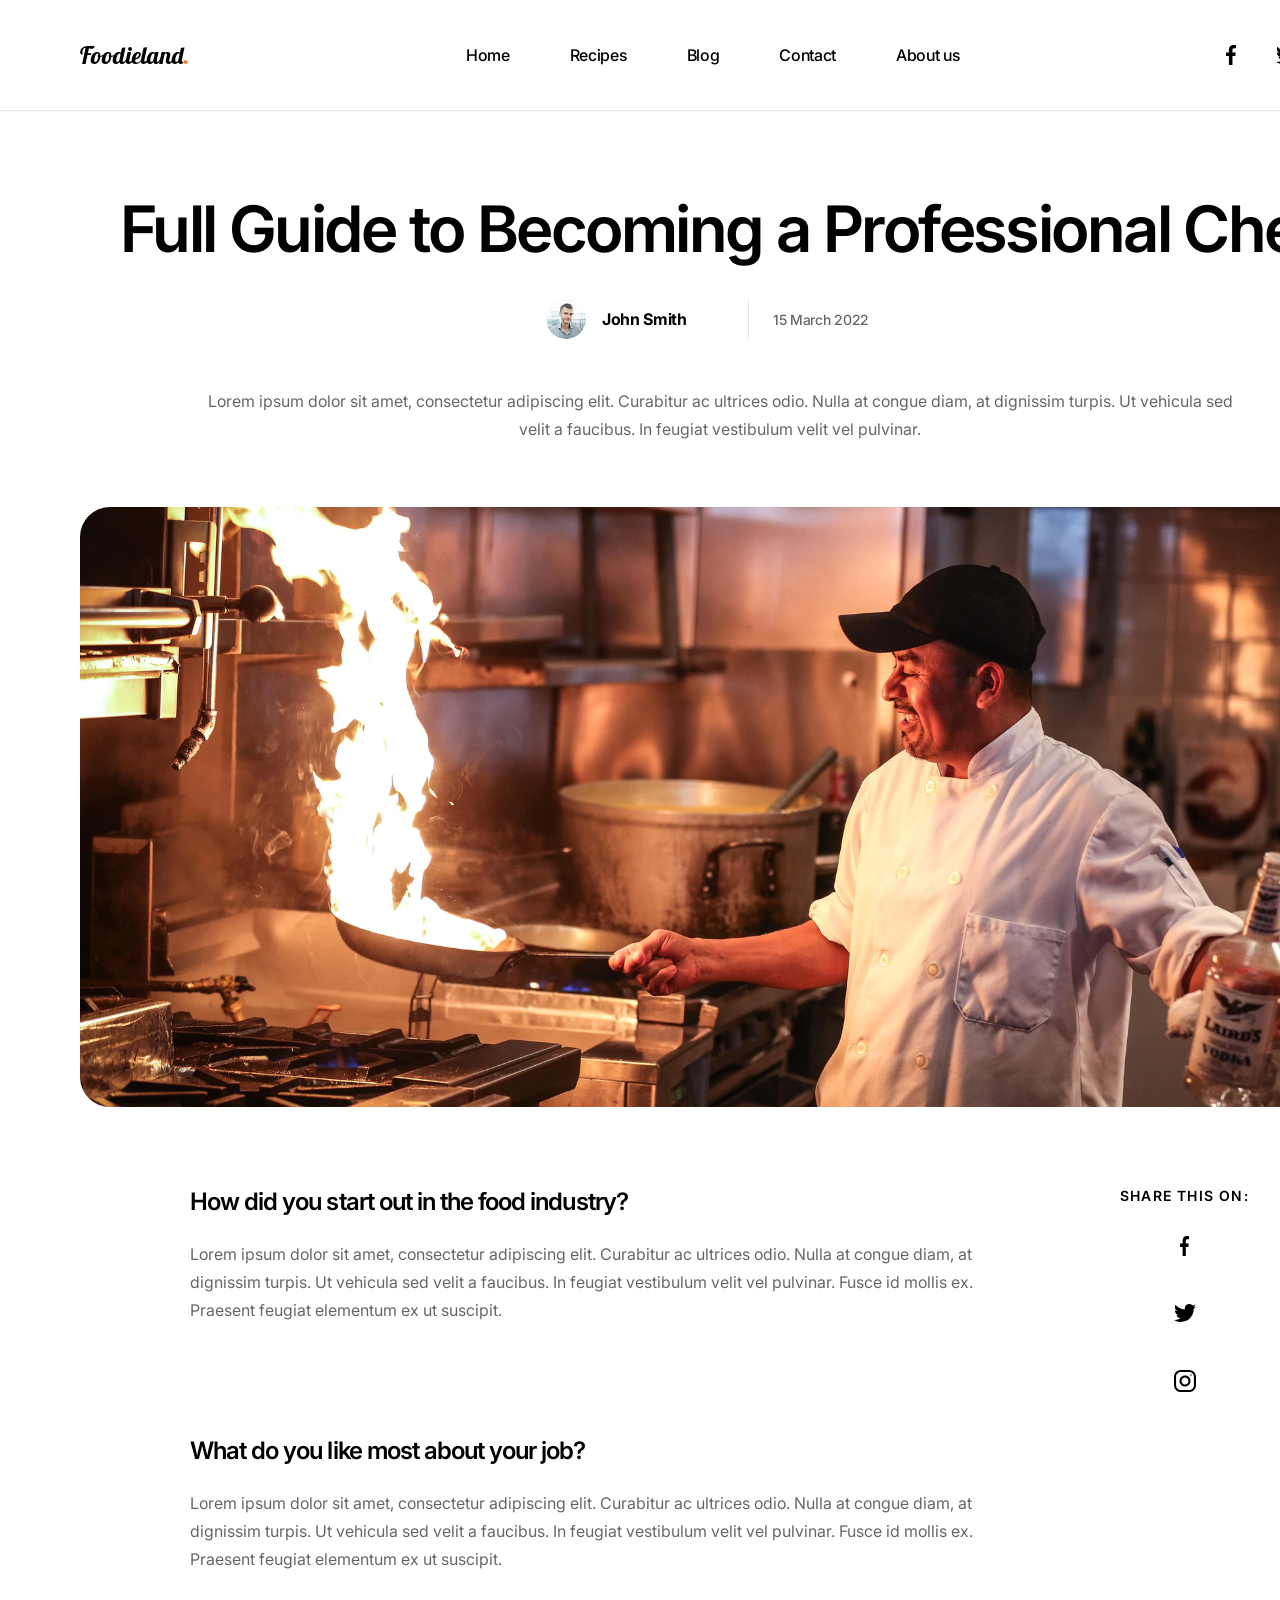
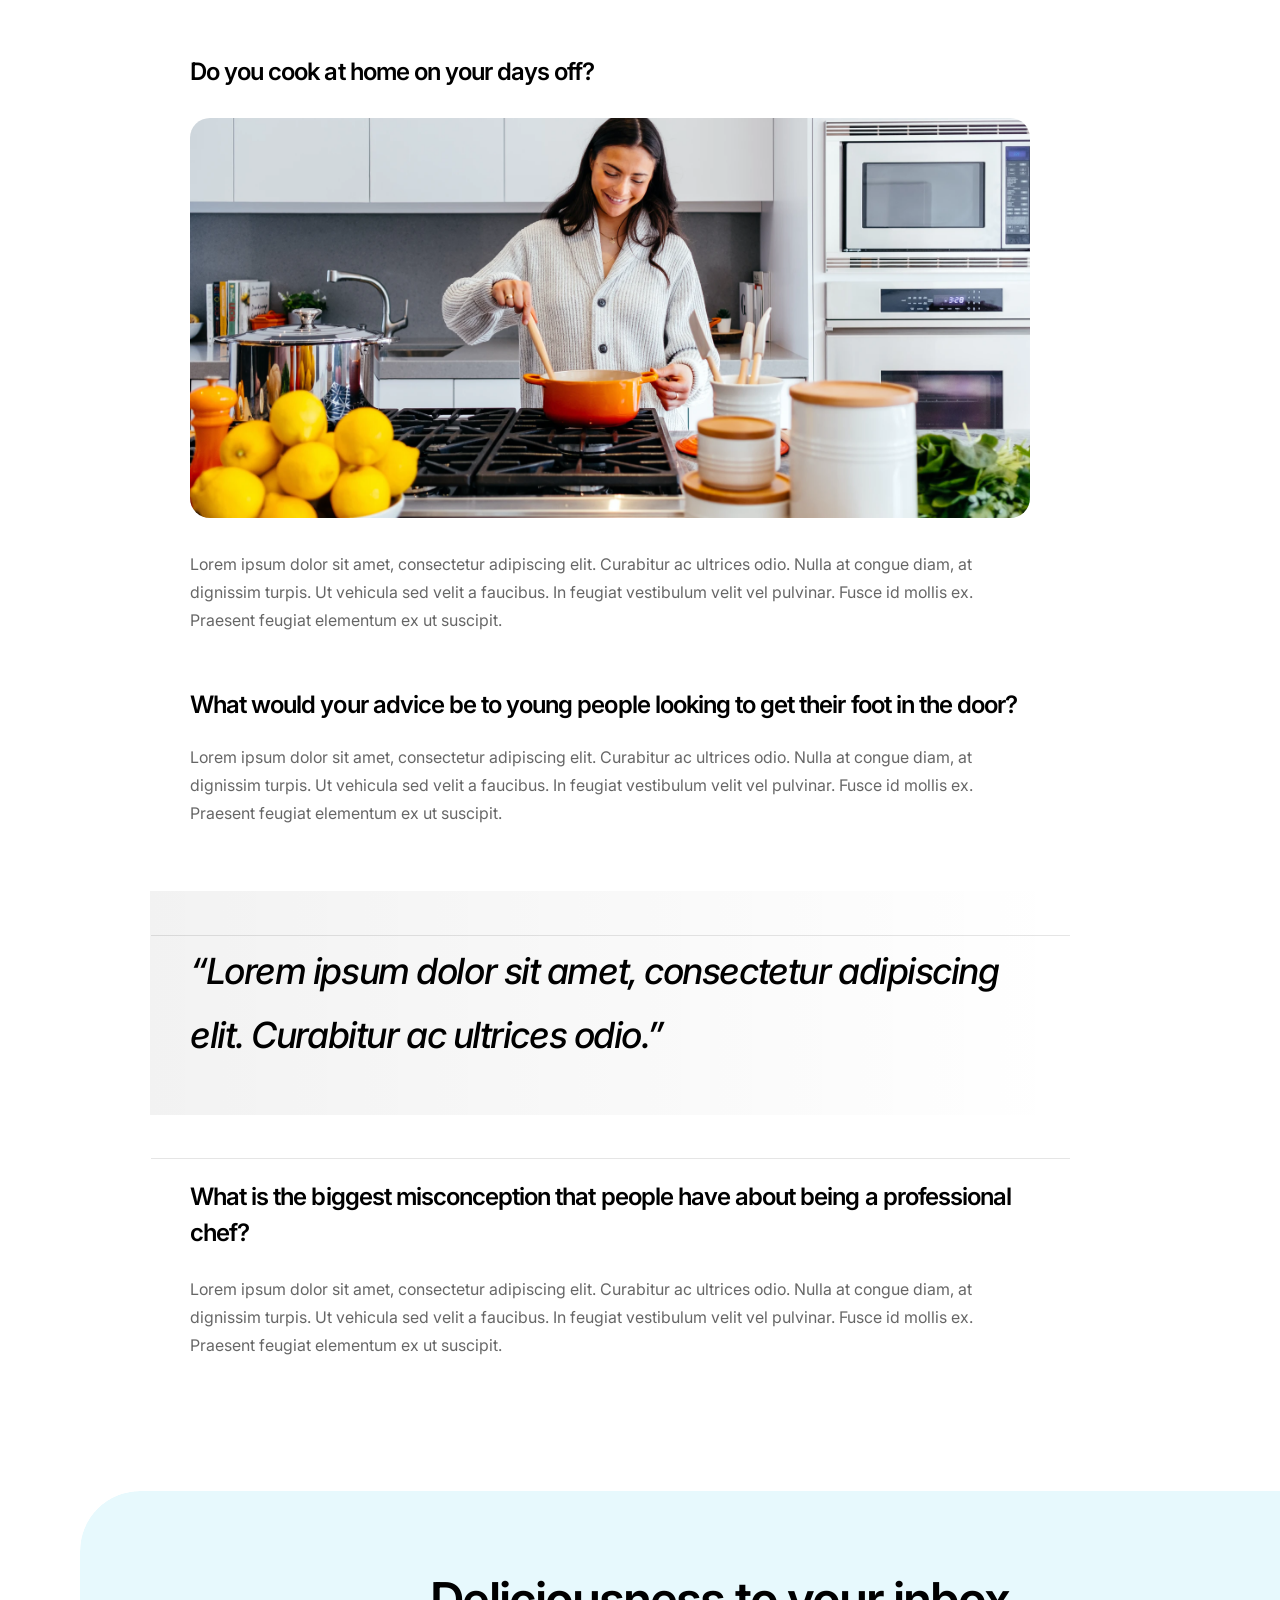
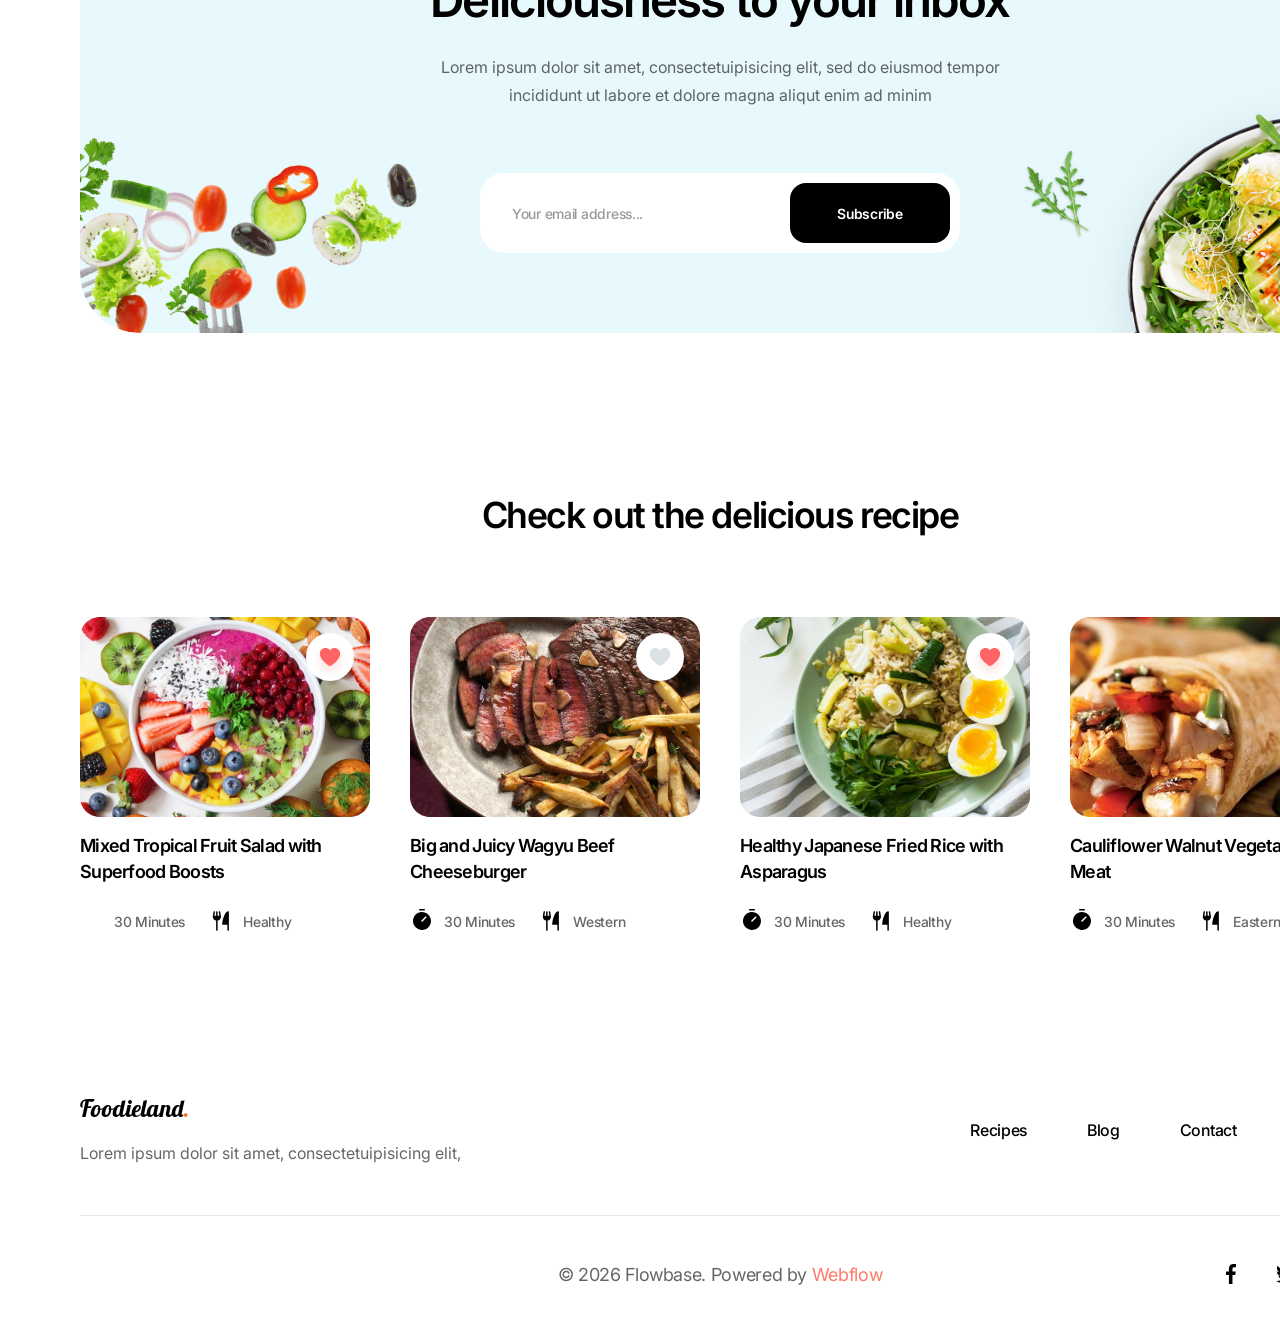
<file: about.html>
<!doctype html>
<html lang="en">
    <head>
        <meta charset="UTF-8" />
        <meta name="viewport" content="width=device-width, initial-scale=1.0" />
        <title>Foodieland | Full Guide to Becoming a Professional Chef</title>
        <link rel="stylesheet" href="./assets/css/style.css?v=20261021-2" />
        <link rel="stylesheet" href="./assets/css/pages.css?v=20261021-2" />
    </head>
    <body>
        <header class="header">
            <div class="container header__inner">
                <a class="logo" href="./index.html">Foodieland<span>.</span></a>
                <nav class="links" aria-label="Main navigation">
                    <a href="./index.html">Home</a>
                    <a href="./details.html">Recipes</a>
                    <a href="./blog.html">Blog</a>
                    <a href="./contact.html">Contact</a>
                    <a href="./about.html">About us</a>
                </nav>
                <div class="icons">
                    <a href="https://www.facebook.com/" aria-label="Facebook">
                        <img
                            src="./assets/img/figma/206-001Facebook.svg"
                            alt=""
                        />
                    </a>
                    <a href="https://twitter.com/" aria-label="Twitter">
                        <img
                            src="./assets/img/figma/206-003Twitter.svg"
                            alt=""
                        />
                    </a>
                    <a
                        href="https://www.instagram.com/foodieland/"
                        aria-label="Instagram"
                    >
                        <img
                            src="./assets/img/figma/206-004Instagram.svg"
                            alt=""
                        />
                    </a>
                </div>
            </div>
        </header>
        <main class="article-page">
            <article>
                <header class="article-heading container">
                    <h1>Full Guide to Becoming a Professional Chef</h1>
                    <div class="article-byline">
                        <img
                            src="./assets/img/figma/article-Ellipse2.png"
                            alt="John Smith"
                        />
                        <b>John Smith</b>
                        <img
                            src="./assets/img/figma/article-Vector4.svg"
                            alt=""
                            class="byline-divider"
                        />
                        <time datetime="2022-03-15">15 March 2022</time>
                    </div>
                    <p>
                        Lorem ipsum dolor sit amet, consectetur adipiscing elit.
                        Curabitur ac ultrices odio. Nulla at congue diam, at
                        dignissim turpis. Ut vehicula sed velit a faucibus. In
                        feugiat vestibulum velit vel pulvinar.
                    </p>
                </header>
                <div class="article-cover container">
                    <img
                        src="./assets/img/figma/article-Image30.png"
                        alt="Professional chef cooking over an open flame"
                    />
                </div>
                <div class="article-layout">
                    <div class="article-content">
                        <section
                            class="article-question article-question--first"
                        >
                            <h2>How did you start out in the food industry?</h2>
                            <p>
                                Lorem ipsum dolor sit amet, consectetur
                                adipiscing elit. Curabitur ac ultrices odio.
                                Nulla at congue diam, at dignissim turpis. Ut
                                vehicula sed velit a faucibus. In feugiat
                                vestibulum velit vel pulvinar. Fusce id mollis
                                ex. Praesent feugiat elementum ex ut suscipit.
                            </p>
                        </section>
                        <section class="article-question article-question--job">
                            <h2>What do you like most about your job?</h2>
                            <p>
                                Lorem ipsum dolor sit amet, consectetur
                                adipiscing elit. Curabitur ac ultrices odio.
                                Nulla at congue diam, at dignissim turpis. Ut
                                vehicula sed velit a faucibus. In feugiat
                                vestibulum velit vel pulvinar. Fusce id mollis
                                ex. Praesent feugiat elementum ex ut suscipit.
                            </p>
                        </section>
                        <section
                            class="article-question article-question--home"
                        >
                            <h2>Do you cook at home on your days off?</h2>
                            <img
                                src="./assets/img/figma/article-Rectangle23.png"
                                alt="Cooking a meal at home"
                                class="article-content__photo"
                            />
                            <p>
                                Lorem ipsum dolor sit amet, consectetur
                                adipiscing elit. Curabitur ac ultrices odio.
                                Nulla at congue diam, at dignissim turpis. Ut
                                vehicula sed velit a faucibus. In feugiat
                                vestibulum velit vel pulvinar. Fusce id mollis
                                ex. Praesent feugiat elementum ex ut suscipit.
                            </p>
                        </section>
                        <section
                            class="article-question article-question--advice"
                        >
                            <h2>
                                What would your advice be to young people
                                looking to get their foot in the door?
                            </h2>
                            <p>
                                Lorem ipsum dolor sit amet, consectetur
                                adipiscing elit. Curabitur ac ultrices odio.
                                Nulla at congue diam, at dignissim turpis. Ut
                                vehicula sed velit a faucibus. In feugiat
                                vestibulum velit vel pulvinar. Fusce id mollis
                                ex. Praesent feugiat elementum ex ut suscipit.
                            </p>
                        </section>
                        <blockquote>
                            “Lorem ipsum dolor sit amet, consectetur adipiscing
                            elit. Curabitur ac ultrices odio.”
                        </blockquote>
                        <section
                            class="article-question article-question--last"
                        >
                            <h2>
                                What is the biggest misconception that people
                                have about being a professional chef?
                            </h2>
                            <p>
                                Lorem ipsum dolor sit amet, consectetur
                                adipiscing elit. Curabitur ac ultrices odio.
                                Nulla at congue diam, at dignissim turpis. Ut
                                vehicula sed velit a faucibus. In feugiat
                                vestibulum velit vel pulvinar. Fusce id mollis
                                ex. Praesent feugiat elementum ex ut suscipit.
                            </p>
                        </section>
                    </div>
                    <aside
                        class="article-share"
                        aria-label="Share this article"
                    >
                        <h2>Share this on:</h2>
                        <a
                            href="https://www.facebook.com/sharer/sharer.php"
                            aria-label="Share on Facebook"
                        >
                            <img
                                src="./assets/img/figma/206-001Facebook.svg"
                                alt=""
                            />
                        </a>
                        <a
                            href="https://twitter.com/intent/tweet"
                            aria-label="Share on Twitter"
                        >
                            <img
                                src="./assets/img/figma/article-003Twitter.svg"
                                alt=""
                            />
                        </a>
                        <a
                            href="https://www.instagram.com/"
                            aria-label="Instagram"
                        >
                            <img
                                src="./assets/img/figma/article-004Instagram1.svg"
                                alt=""
                            />
                        </a>
                    </aside>
                </div>
            </article>
            <section
                class="subscribe container"
                aria-labelledby="subscribe-title"
                style="
                    --subscribe-mask: url(&quot;../img/figma/728-Rectangle15.svg&quot;);
                "
            >
                <img
                    src="./assets/img/figma/728-KisspngSaladSaladFreshFoodHealthylifeVegetablesVegetarian5D42E3A7Cb85431.png"
                    alt=""
                    class="subscribe__vegetables"
                />
                <img
                    src="./assets/img/figma/728-RucolaPng.png"
                    alt=""
                    class="subscribe__rucola"
                />
                <img
                    src="./assets/img/figma/728-PhotoPlate.png"
                    alt=""
                    class="subscribe__plate"
                />
                <div class="subscribe__content">
                    <h2 id="subscribe-title">Deliciousness to your inbox</h2>
                    <p>
                        Lorem ipsum dolor sit amet, consectetuipisicing elit,
                        sed do eiusmod tempor incididunt ut labore et dolore
                        magna aliqut enim ad minim
                    </p>
                    <form class="subscribe__form">
                        <label class="visually-hidden" for="email">
                            Your email address
                        </label>
                        <input
                            id="email"
                            type="email"
                            name="email"
                            placeholder="Your email address..."
                            required
                        />
                        <button class="btn" type="submit">Subscribe</button>
                    </form>
                    <p class="subscribe__status" role="status"></p>
                </div>
            </section>
            <section
                class="recommendations container"
                aria-labelledby="recommendations-title"
            >
                <h2 id="recommendations-title">
                    Check out the delicious recipe
                </h2>
                <div class="more-recipes__grid">
                    <article class="recipe recipe--small">
                        <div
                            class="recipe__photo recipe__photo--fruit"
                            style="
                                --photo-mask: url(&quot;../img/figma/328-Image26.svg&quot;);
                            "
                        >
                            <a href="./details.html">
                                <img
                                    src="./assets/img/figma/328-Image27.png"
                                    alt="Mixed Tropical Fruit Salad with Superfood Boosts"
                                    class="recipe__image"
                                />
                            </a>
                            <button
                                class="favorite"
                                type="button"
                                aria-label="Save Mixed Tropical Fruit Salad with Superfood Boosts"
                                aria-pressed="true"
                                data-liked="./assets/img/figma/article-Group852.svg"
                                data-unliked="./assets/img/figma/328-Group853.svg"
                            >
                                <img
                                    src="./assets/img/figma/article-Group852.svg"
                                    alt=""
                                />
                            </button>
                        </div>
                        <h3>
                            <a href="./details.html">
                                Mixed Tropical Fruit Salad with Superfood Boosts
                            </a>
                        </h3>
                        <div class="recipe__meta">
                            <span>
                                <span
                                    class="timer-space"
                                    aria-hidden="true"
                                ></span>
                                30 Minutes
                            </span>
                            <span>
                                <img
                                    src="./assets/img/figma/article-ForkKnife.svg"
                                    alt=""
                                />
                                Healthy
                            </span>
                        </div>
                    </article>
                    <article class="recipe recipe--small">
                        <div
                            class="recipe__photo"
                            style="
                                --photo-mask: url(&quot;../img/figma/328-Image26.svg&quot;);
                            "
                        >
                            <a href="./details.html">
                                <img
                                    src="./assets/img/figma/328-Image29.png"
                                    alt="Big and Juicy Wagyu Beef Cheeseburger"
                                    class="recipe__image"
                                />
                            </a>
                            <button
                                class="favorite"
                                type="button"
                                aria-label="Save Big and Juicy Wagyu Beef Cheeseburger"
                                aria-pressed="false"
                                data-liked="./assets/img/figma/article-Group852.svg"
                                data-unliked="./assets/img/figma/328-Group853.svg"
                            >
                                <img
                                    src="./assets/img/figma/328-Group853.svg"
                                    alt=""
                                />
                            </button>
                        </div>
                        <h3>
                            <a href="./details.html">
                                Big and Juicy Wagyu Beef Cheeseburger
                            </a>
                        </h3>
                        <div class="recipe__meta">
                            <span>
                                <img
                                    src="./assets/img/figma/article-Timer.svg"
                                    alt=""
                                />
                                30 Minutes
                            </span>
                            <span>
                                <img
                                    src="./assets/img/figma/article-ForkKnife.svg"
                                    alt=""
                                />
                                Western
                            </span>
                        </div>
                    </article>
                    <article class="recipe recipe--small">
                        <div
                            class="recipe__photo"
                            style="
                                --photo-mask: url(&quot;../img/figma/328-Image26.svg&quot;);
                            "
                        >
                            <a href="./details.html">
                                <img
                                    src="./assets/img/figma/328-Image31.png"
                                    alt="Healthy Japanese Fried Rice with Asparagus"
                                    class="recipe__image"
                                />
                            </a>
                            <button
                                class="favorite"
                                type="button"
                                aria-label="Save Healthy Japanese Fried Rice with Asparagus"
                                aria-pressed="true"
                                data-liked="./assets/img/figma/article-Group852.svg"
                                data-unliked="./assets/img/figma/328-Group853.svg"
                            >
                                <img
                                    src="./assets/img/figma/article-Group852.svg"
                                    alt=""
                                />
                            </button>
                        </div>
                        <h3>
                            <a href="./details.html">
                                Healthy Japanese Fried Rice with Asparagus
                            </a>
                        </h3>
                        <div class="recipe__meta">
                            <span>
                                <img
                                    src="./assets/img/figma/article-Timer.svg"
                                    alt=""
                                />
                                30 Minutes
                            </span>
                            <span>
                                <img
                                    src="./assets/img/figma/article-ForkKnife.svg"
                                    alt=""
                                />
                                Healthy
                            </span>
                        </div>
                    </article>
                    <article class="recipe recipe--small">
                        <div
                            class="recipe__photo"
                            style="
                                --photo-mask: url(&quot;../img/figma/328-Image26.svg&quot;);
                            "
                        >
                            <a href="./details.html">
                                <img
                                    src="./assets/img/figma/328-Image33.png"
                                    alt="Cauliflower Walnut Vegetarian Taco Meat"
                                    class="recipe__image"
                                />
                            </a>
                            <button
                                class="favorite"
                                type="button"
                                aria-label="Save Cauliflower Walnut Vegetarian Taco Meat"
                                aria-pressed="false"
                                data-liked="./assets/img/figma/article-Group852.svg"
                                data-unliked="./assets/img/figma/328-Group853.svg"
                            >
                                <img
                                    src="./assets/img/figma/328-Group853.svg"
                                    alt=""
                                />
                            </button>
                        </div>
                        <h3>
                            <a href="./details.html">
                                Cauliflower Walnut Vegetarian Taco Meat
                            </a>
                        </h3>
                        <div class="recipe__meta">
                            <span>
                                <img
                                    src="./assets/img/figma/article-Timer.svg"
                                    alt=""
                                />
                                30 Minutes
                            </span>
                            <span>
                                <img
                                    src="./assets/img/figma/article-ForkKnife.svg"
                                    alt=""
                                />
                                Eastern
                            </span>
                        </div>
                    </article>
                </div>
            </section>
        </main>
        <footer class="footer container">
            <div class="footer__top">
                <div>
                    <a class="logo" href="./index.html"
                        >Foodieland<span>.</span></a
                    >
                    <p>Lorem ipsum dolor sit amet, consectetuipisicing elit,</p>
                </div>
                <nav class="links" aria-label="Footer navigation">
                    <a href="./details.html">Recipes</a>
                    <a href="./blog.html">Blog</a>
                    <a href="./contact.html">Contact</a>
                    <a href="./about.html">About us</a>
                </nav>
            </div>
            <div class="footer__divider">
                <img src="./assets/img/figma/744-Vector1.svg" alt="" />
            </div>
            <div class="footer__bottom">
                <p>
                    © 2026 Flowbase. Powered by
                    <a href="https://webflow.com/">Webflow</a>
                </p>
                <div class="icons">
                    <a href="https://www.facebook.com/" aria-label="Facebook">
                        <img
                            src="./assets/img/figma/206-001Facebook.svg"
                            alt=""
                        />
                    </a>
                    <a href="https://twitter.com/" aria-label="Twitter">
                        <img
                            src="./assets/img/figma/206-003Twitter.svg"
                            alt=""
                        />
                    </a>
                    <a
                        href="https://www.instagram.com/foodieland/"
                        aria-label="Instagram"
                    >
                        <img
                            src="./assets/img/figma/206-004Instagram.svg"
                            alt=""
                        />
                    </a>
                </div>
            </div>
        </footer>
        <script src="./assets/js/main.js?v=20261021-2"></script>
    </body>
</html>
</file>
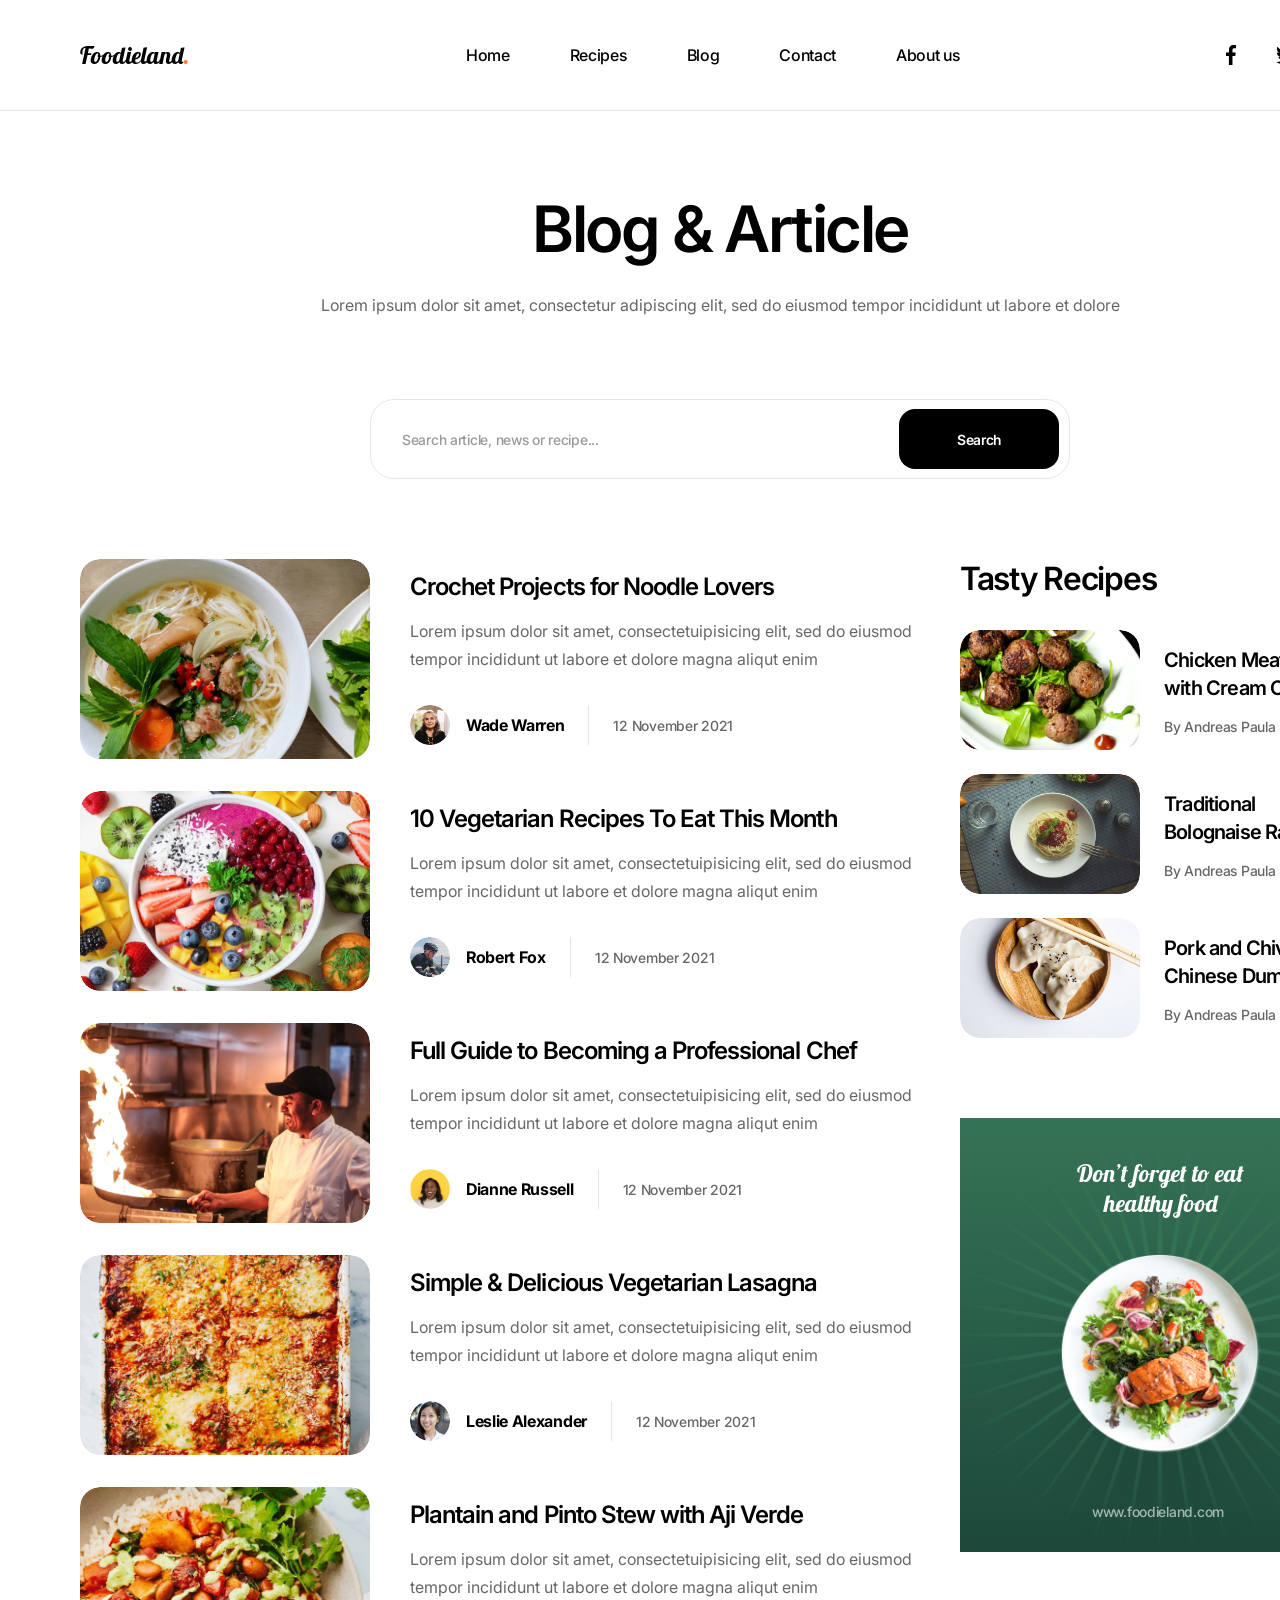
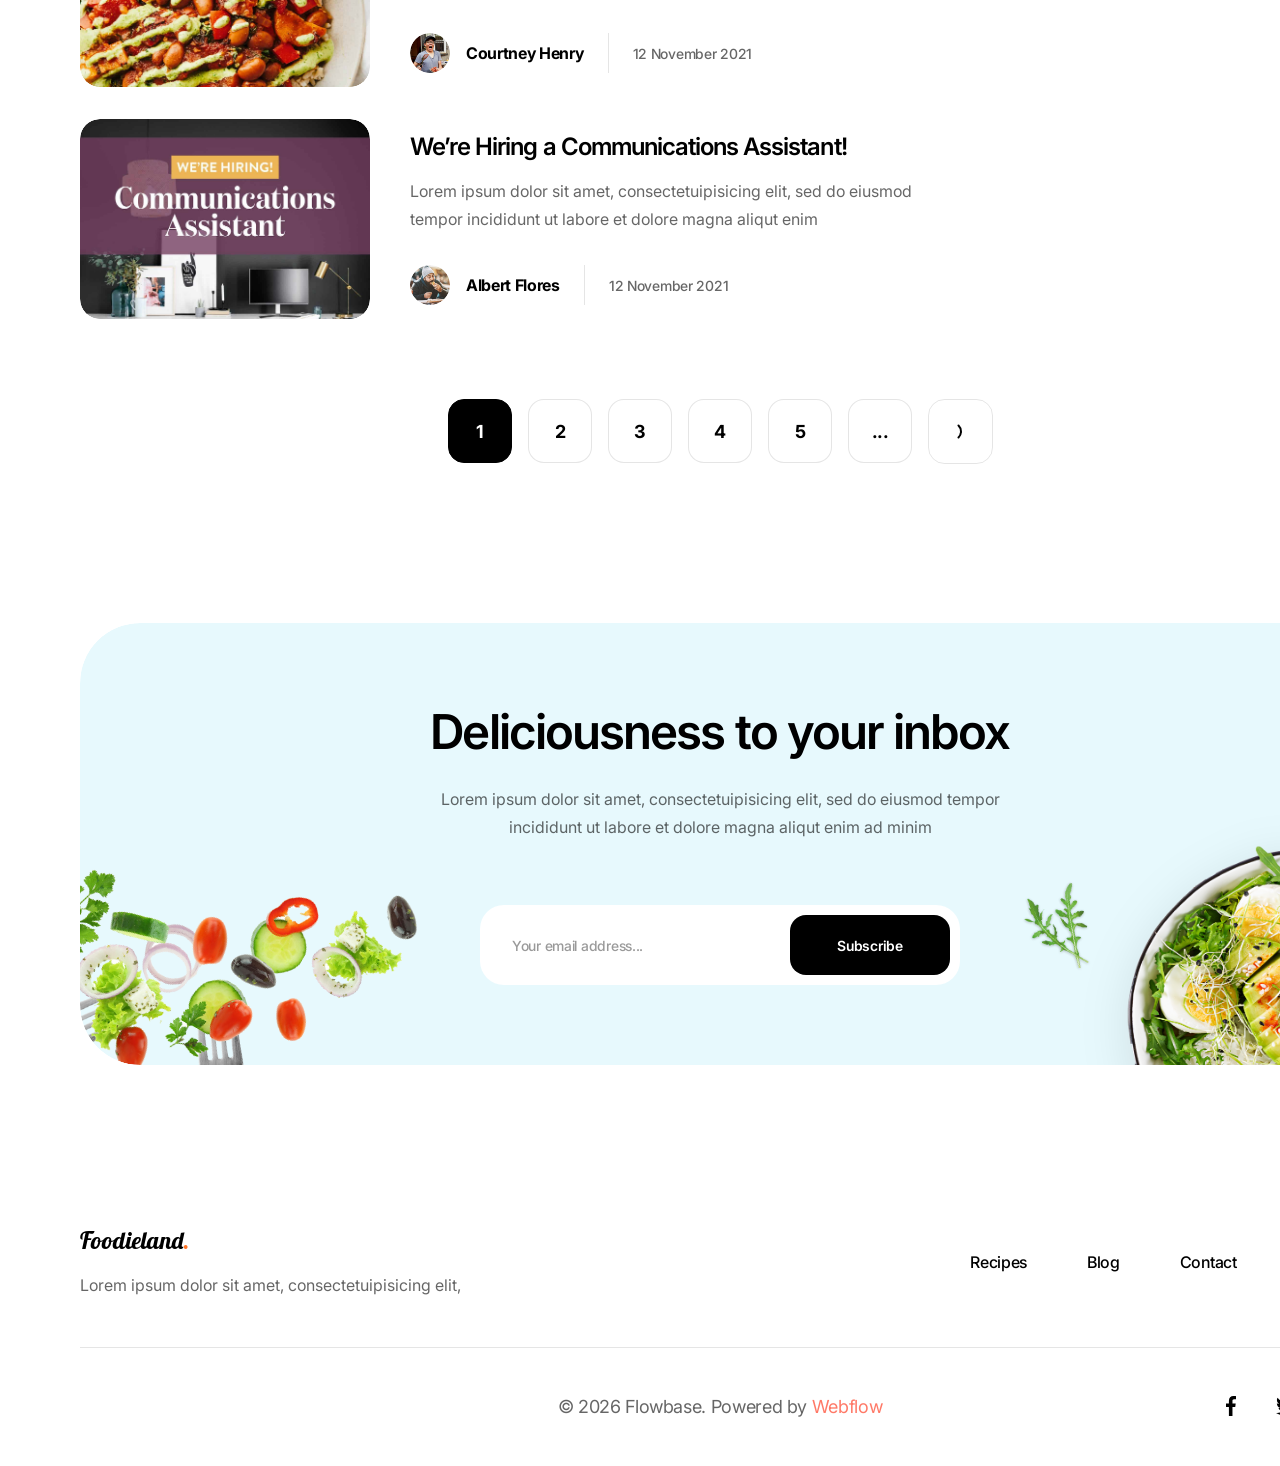
<file: blog.html>
<!doctype html>
<html lang="en">
    <head>
        <meta charset="UTF-8" />
        <meta name="viewport" content="width=device-width, initial-scale=1.0" />
        <title>Foodieland | Blog & Article</title>
        <link rel="stylesheet" href="./assets/css/style.css?v=20261021-2" />
        <link rel="stylesheet" href="./assets/css/pages.css?v=20261021-2" />
    </head>
    <body>
        <header class="header">
            <div class="container header__inner">
                <a class="logo" href="./index.html">Foodieland<span>.</span></a>
                <nav class="links" aria-label="Main navigation">
                    <a href="./index.html">Home</a>
                    <a href="./details.html">Recipes</a>
                    <a href="./blog.html">Blog</a>
                    <a href="./contact.html">Contact</a>
                    <a href="./about.html">About us</a>
                </nav>
                <div class="icons">
                    <a href="https://www.facebook.com/" aria-label="Facebook">
                        <img
                            src="./assets/img/figma/206-001Facebook.svg"
                            alt=""
                        />
                    </a>
                    <a href="https://twitter.com/" aria-label="Twitter">
                        <img
                            src="./assets/img/figma/206-003Twitter.svg"
                            alt=""
                        />
                    </a>
                    <a
                        href="https://www.instagram.com/foodieland/"
                        aria-label="Instagram"
                    >
                        <img
                            src="./assets/img/figma/206-004Instagram.svg"
                            alt=""
                        />
                    </a>
                </div>
            </div>
        </header>
        <main class="blog-page">
            <section
                class="blog-heading container"
                aria-labelledby="blog-title"
            >
                <h1 id="blog-title">Blog &amp; Article</h1>
                <p>
                    Lorem ipsum dolor sit amet, consectetur adipiscing elit, sed
                    do eiusmod tempor incididunt ut labore et dolore
                </p>
                <form class="blog-search" role="search">
                    <label class="visually-hidden" for="article-search">
                        Search articles
                    </label>
                    <input
                        id="article-search"
                        name="search"
                        type="search"
                        placeholder="Search article, news or recipe..."
                    />
                    <button class="btn" type="submit">Search</button>
                </form>
            </section>
            <div class="blog-layout container">
                <section class="blog-list" aria-label="Articles">
                    <article class="blog-card">
                        <a class="blog-card__photo" href="./about.html">
                            <img
                                src="./assets/img/figma/328-Image34.png"
                                alt="Crochet Projects for Noodle Lovers"
                            />
                        </a>
                        <div class="blog-card__content">
                            <h2>
                                <a href="./about.html">
                                    Crochet Projects for Noodle Lovers
                                </a>
                            </h2>
                            <p>
                                Lorem ipsum dolor sit amet, consectetuipisicing
                                elit, sed do eiusmod tempor incididunt ut labore
                                et dolore magna aliqut enim
                            </p>
                            <div class="blog-card__byline">
                                <img
                                    src="./assets/img/figma/blog-Ellipse2.png"
                                    alt="Wade Warren"
                                />
                                <b>Wade Warren</b>
                                <img
                                    class="byline-divider"
                                    src="./assets/img/figma/article-Vector4.svg"
                                    alt=""
                                />
                                <time datetime="2021-11-12">
                                    12 November 2021
                                </time>
                            </div>
                        </div>
                    </article>
                    <article class="blog-card">
                        <a
                            class="blog-card__photo blog-card__photo--fruit"
                            href="./about.html"
                        >
                            <img
                                src="./assets/img/figma/328-Image27.png"
                                alt="10 Vegetarian Recipes To Eat This Month"
                            />
                        </a>
                        <div class="blog-card__content">
                            <h2>
                                <a href="./about.html">
                                    10 Vegetarian Recipes To Eat This Month
                                </a>
                            </h2>
                            <p>
                                Lorem ipsum dolor sit amet, consectetuipisicing
                                elit, sed do eiusmod tempor incididunt ut labore
                                et dolore magna aliqut enim
                            </p>
                            <div class="blog-card__byline">
                                <img
                                    src="./assets/img/figma/blog-Ellipse3.png"
                                    alt="Robert Fox"
                                />
                                <b>Robert Fox</b>
                                <img
                                    class="byline-divider"
                                    src="./assets/img/figma/article-Vector4.svg"
                                    alt=""
                                />
                                <time datetime="2021-11-12">
                                    12 November 2021
                                </time>
                            </div>
                        </div>
                    </article>
                    <article class="blog-card">
                        <a class="blog-card__photo" href="./about.html">
                            <img
                                src="./assets/img/figma/article-Image30.png"
                                alt="Full Guide to Becoming a Professional Chef"
                            />
                        </a>
                        <div class="blog-card__content">
                            <h2>
                                <a href="./about.html">
                                    Full Guide to Becoming a Professional Chef
                                </a>
                            </h2>
                            <p>
                                Lorem ipsum dolor sit amet, consectetuipisicing
                                elit, sed do eiusmod tempor incididunt ut labore
                                et dolore magna aliqut enim
                            </p>
                            <div class="blog-card__byline">
                                <img
                                    src="./assets/img/figma/blog-Ellipse4.png"
                                    alt="Dianne Russell"
                                />
                                <b>Dianne Russell</b>
                                <img
                                    class="byline-divider"
                                    src="./assets/img/figma/article-Vector4.svg"
                                    alt=""
                                />
                                <time datetime="2021-11-12">
                                    12 November 2021
                                </time>
                            </div>
                        </div>
                    </article>
                    <article class="blog-card">
                        <a class="blog-card__photo" href="./about.html">
                            <img
                                src="./assets/img/figma/blog-Image34.png"
                                alt="Simple &amp; Delicious Vegetarian Lasagna"
                            />
                        </a>
                        <div class="blog-card__content">
                            <h2>
                                <a href="./about.html">
                                    Simple &amp; Delicious Vegetarian Lasagna
                                </a>
                            </h2>
                            <p>
                                Lorem ipsum dolor sit amet, consectetuipisicing
                                elit, sed do eiusmod tempor incididunt ut labore
                                et dolore magna aliqut enim
                            </p>
                            <div class="blog-card__byline">
                                <img
                                    src="./assets/img/figma/blog-Ellipse5.png"
                                    alt="Leslie Alexander"
                                />
                                <b>Leslie Alexander</b>
                                <img
                                    class="byline-divider"
                                    src="./assets/img/figma/article-Vector4.svg"
                                    alt=""
                                />
                                <time datetime="2021-11-12">
                                    12 November 2021
                                </time>
                            </div>
                        </div>
                    </article>
                    <article class="blog-card">
                        <a class="blog-card__photo" href="./about.html">
                            <img
                                src="./assets/img/figma/blog-Image35.png"
                                alt="Plantain and Pinto Stew with Aji Verde"
                            />
                        </a>
                        <div class="blog-card__content">
                            <h2>
                                <a href="./about.html">
                                    Plantain and Pinto Stew with Aji Verde
                                </a>
                            </h2>
                            <p>
                                Lorem ipsum dolor sit amet, consectetuipisicing
                                elit, sed do eiusmod tempor incididunt ut labore
                                et dolore magna aliqut enim
                            </p>
                            <div class="blog-card__byline">
                                <img
                                    src="./assets/img/figma/blog-Ellipse6.png"
                                    alt="Courtney Henry"
                                />
                                <b>Courtney Henry</b>
                                <img
                                    class="byline-divider"
                                    src="./assets/img/figma/article-Vector4.svg"
                                    alt=""
                                />
                                <time datetime="2021-11-12">
                                    12 November 2021
                                </time>
                            </div>
                        </div>
                    </article>
                    <article class="blog-card">
                        <a class="blog-card__photo" href="./about.html">
                            <img
                                src="./assets/img/figma/blog-Image36.png"
                                alt="We’re Hiring a Communications Assistant!"
                            />
                        </a>
                        <div class="blog-card__content">
                            <h2>
                                <a href="./about.html">
                                    We’re Hiring a Communications Assistant!
                                </a>
                            </h2>
                            <p>
                                Lorem ipsum dolor sit amet, consectetuipisicing
                                elit, sed do eiusmod tempor incididunt ut labore
                                et dolore magna aliqut enim
                            </p>
                            <div class="blog-card__byline">
                                <img
                                    src="./assets/img/figma/blog-Ellipse7.png"
                                    alt="Albert Flores"
                                />
                                <b>Albert Flores</b>
                                <img
                                    class="byline-divider"
                                    src="./assets/img/figma/article-Vector4.svg"
                                    alt=""
                                />
                                <time datetime="2021-11-12">
                                    12 November 2021
                                </time>
                            </div>
                        </div>
                    </article>
                    <p class="blog-empty" hidden>
                        No articles found. Try another search.
                    </p>
                </section>
                <aside class="recipe-sidebar">
                    <h2>Tasty Recipes</h2>
                    <div class="recipe-sidebar__list">
                        <article class="sidebar-recipe">
                            <a
                                class="sidebar-recipe__photo"
                                href="./details.html"
                            >
                                <img
                                    src="./assets/img/figma/768-Image32.png"
                                    alt="Chicken Meatballs with Cream Cheese"
                                />
                            </a>
                            <div>
                                <h3>
                                    <a href="./details.html">
                                        Chicken Meatballs
                                        <br />
                                        with Cream Cheese
                                    </a>
                                </h3>
                                <p>By Andreas Paula</p>
                            </div>
                        </article>
                        <article class="sidebar-recipe">
                            <a
                                class="sidebar-recipe__photo"
                                href="./details.html"
                            >
                                <img
                                    src="./assets/img/figma/768-Image34.png"
                                    alt="Traditional Bolognaise Ragu"
                                />
                            </a>
                            <div>
                                <h3>
                                    <a href="./details.html">
                                        Traditional
                                        <br />
                                        Bolognaise Ragu
                                    </a>
                                </h3>
                                <p>By Andreas Paula</p>
                            </div>
                        </article>
                        <article class="sidebar-recipe">
                            <a
                                class="sidebar-recipe__photo"
                                href="./details.html"
                            >
                                <img
                                    src="./assets/img/figma/blog-Image29.png"
                                    alt="Pork and Chive Chinese Dumplings"
                                />
                            </a>
                            <div>
                                <h3>
                                    <a href="./details.html">
                                        Pork and Chive
                                        <br />
                                        Chinese Dumplings
                                    </a>
                                </h3>
                                <p>By Andreas Paula</p>
                            </div>
                        </article>
                    </div>
                    <div class="healthy-ad">
                        <img
                            src="./assets/img/figma/blog-MaskGroup.svg"
                            alt=""
                            class="healthy-ad__background"
                        />
                        <p class="healthy-ad__title">
                            Don’t forget to eat
                            <br />
                            healthy food
                        </p>
                        <div class="healthy-ad__photo">
                            <img
                                src="./assets/img/figma/768-01.png"
                                alt="Fresh healthy salad"
                            />
                        </div>
                        <p class="healthy-ad__url">www.foodieland.com</p>
                    </div>
                </aside>
            </div>
            <nav class="pagination" aria-label="Article pages">
                <button type="button" aria-current="page">1</button>
                <button type="button">2</button>
                <button type="button">3</button>
                <button type="button">4</button>
                <button type="button">5</button>
                <span>...</span>
                <button
                    class="pagination__next"
                    type="button"
                    aria-label="Next page"
                >
                    <img src="./assets/img/figma/blog-Group13933.svg" alt="" />
                </button>
            </nav>
            <section
                class="subscribe container"
                aria-labelledby="subscribe-title"
                style="
                    --subscribe-mask: url(&quot;../img/figma/728-Rectangle15.svg&quot;);
                "
            >
                <img
                    src="./assets/img/figma/728-KisspngSaladSaladFreshFoodHealthylifeVegetablesVegetarian5D42E3A7Cb85431.png"
                    alt=""
                    class="subscribe__vegetables"
                />
                <img
                    src="./assets/img/figma/728-RucolaPng.png"
                    alt=""
                    class="subscribe__rucola"
                />
                <img
                    src="./assets/img/figma/728-PhotoPlate.png"
                    alt=""
                    class="subscribe__plate"
                />
                <div class="subscribe__content">
                    <h2 id="subscribe-title">Deliciousness to your inbox</h2>
                    <p>
                        Lorem ipsum dolor sit amet, consectetuipisicing elit,
                        sed do eiusmod tempor incididunt ut labore et dolore
                        magna aliqut enim ad minim
                    </p>
                    <form class="subscribe__form">
                        <label class="visually-hidden" for="email">
                            Your email address
                        </label>
                        <input
                            id="email"
                            type="email"
                            name="email"
                            placeholder="Your email address..."
                            required
                        />
                        <button class="btn" type="submit">Subscribe</button>
                    </form>
                    <p class="subscribe__status" role="status"></p>
                </div>
            </section>
        </main>
        <footer class="footer container">
            <div class="footer__top">
                <div>
                    <a class="logo" href="./index.html"
                        >Foodieland<span>.</span></a
                    >
                    <p>Lorem ipsum dolor sit amet, consectetuipisicing elit,</p>
                </div>
                <nav class="links" aria-label="Footer navigation">
                    <a href="./details.html">Recipes</a>
                    <a href="./blog.html">Blog</a>
                    <a href="./contact.html">Contact</a>
                    <a href="./about.html">About us</a>
                </nav>
            </div>
            <div class="footer__divider">
                <img src="./assets/img/figma/744-Vector1.svg" alt="" />
            </div>
            <div class="footer__bottom">
                <p>
                    © 2026 Flowbase. Powered by
                    <a href="https://webflow.com/">Webflow</a>
                </p>
                <div class="icons">
                    <a href="https://www.facebook.com/" aria-label="Facebook">
                        <img
                            src="./assets/img/figma/206-001Facebook.svg"
                            alt=""
                        />
                    </a>
                    <a href="https://twitter.com/" aria-label="Twitter">
                        <img
                            src="./assets/img/figma/206-003Twitter.svg"
                            alt=""
                        />
                    </a>
                    <a
                        href="https://www.instagram.com/foodieland/"
                        aria-label="Instagram"
                    >
                        <img
                            src="./assets/img/figma/206-004Instagram.svg"
                            alt=""
                        />
                    </a>
                </div>
            </div>
        </footer>
        <script src="./assets/js/main.js?v=20261021-2"></script>
    </body>
</html>
</file>
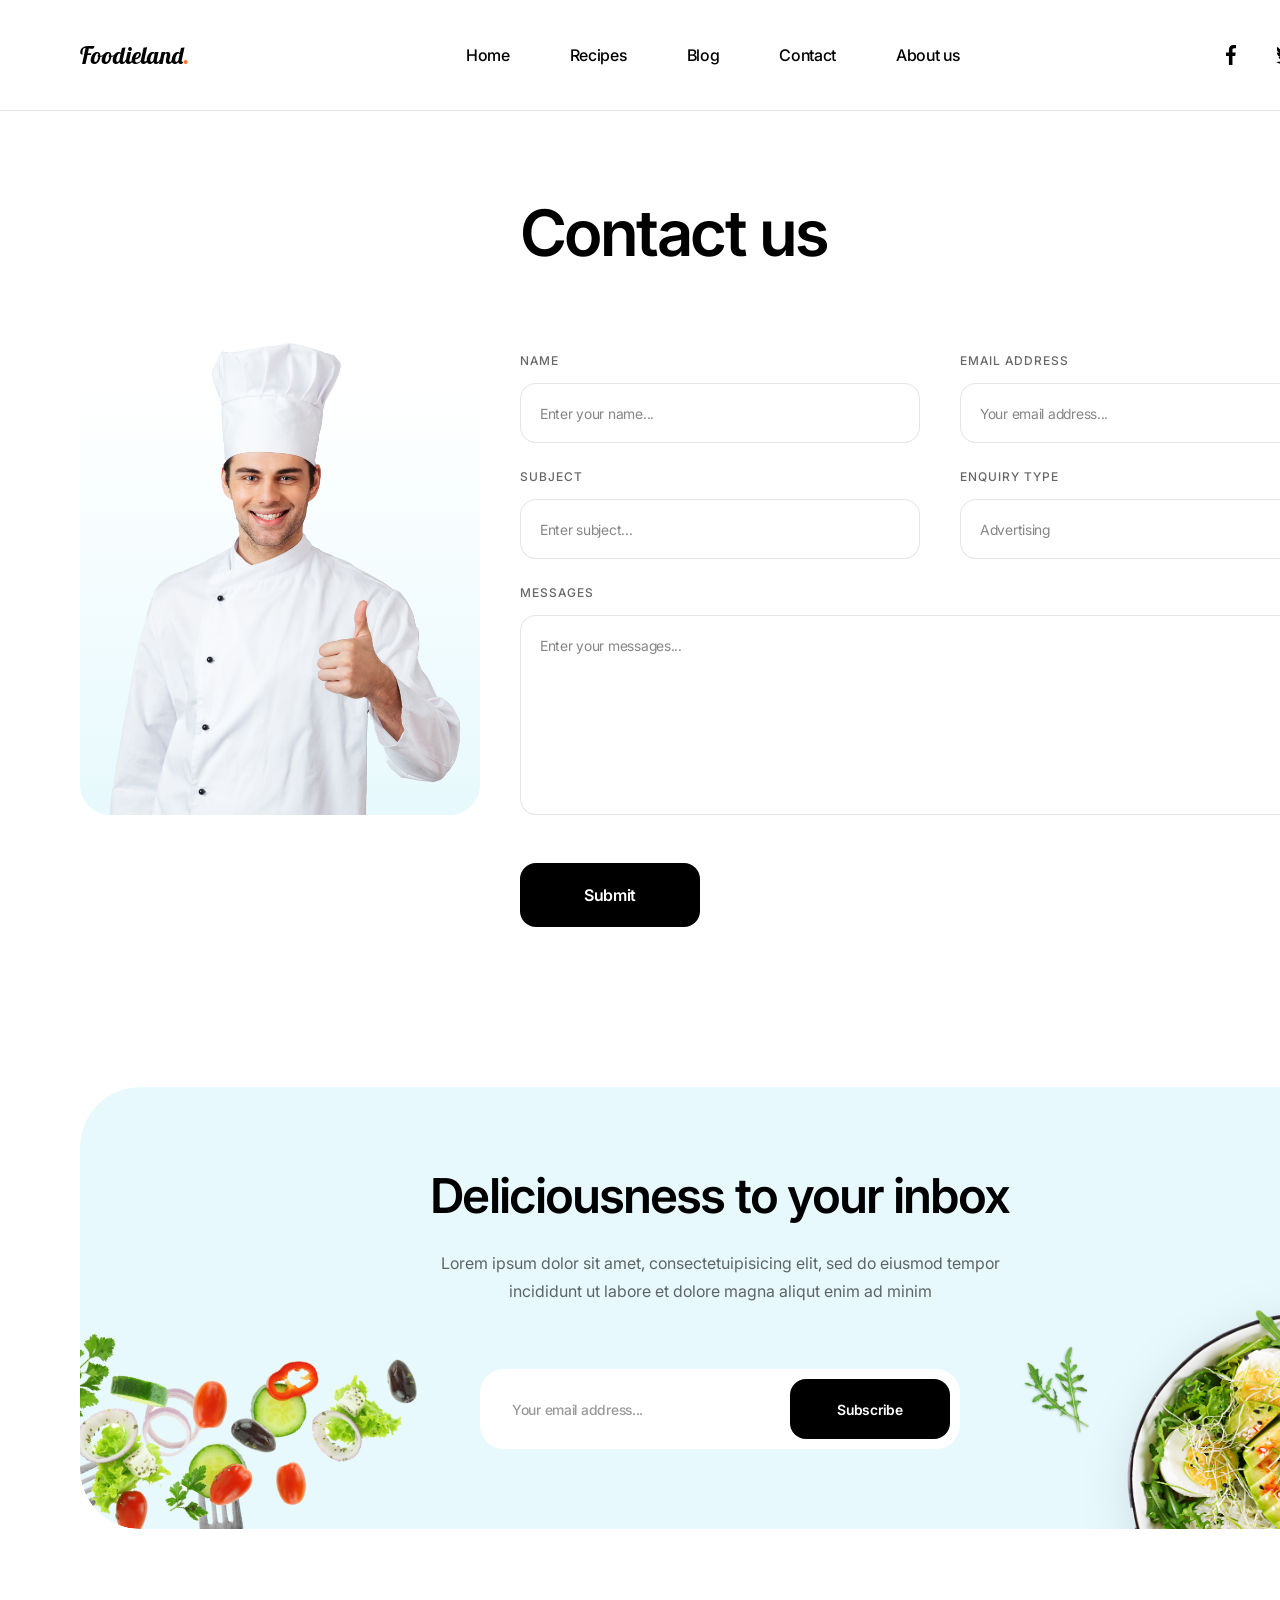
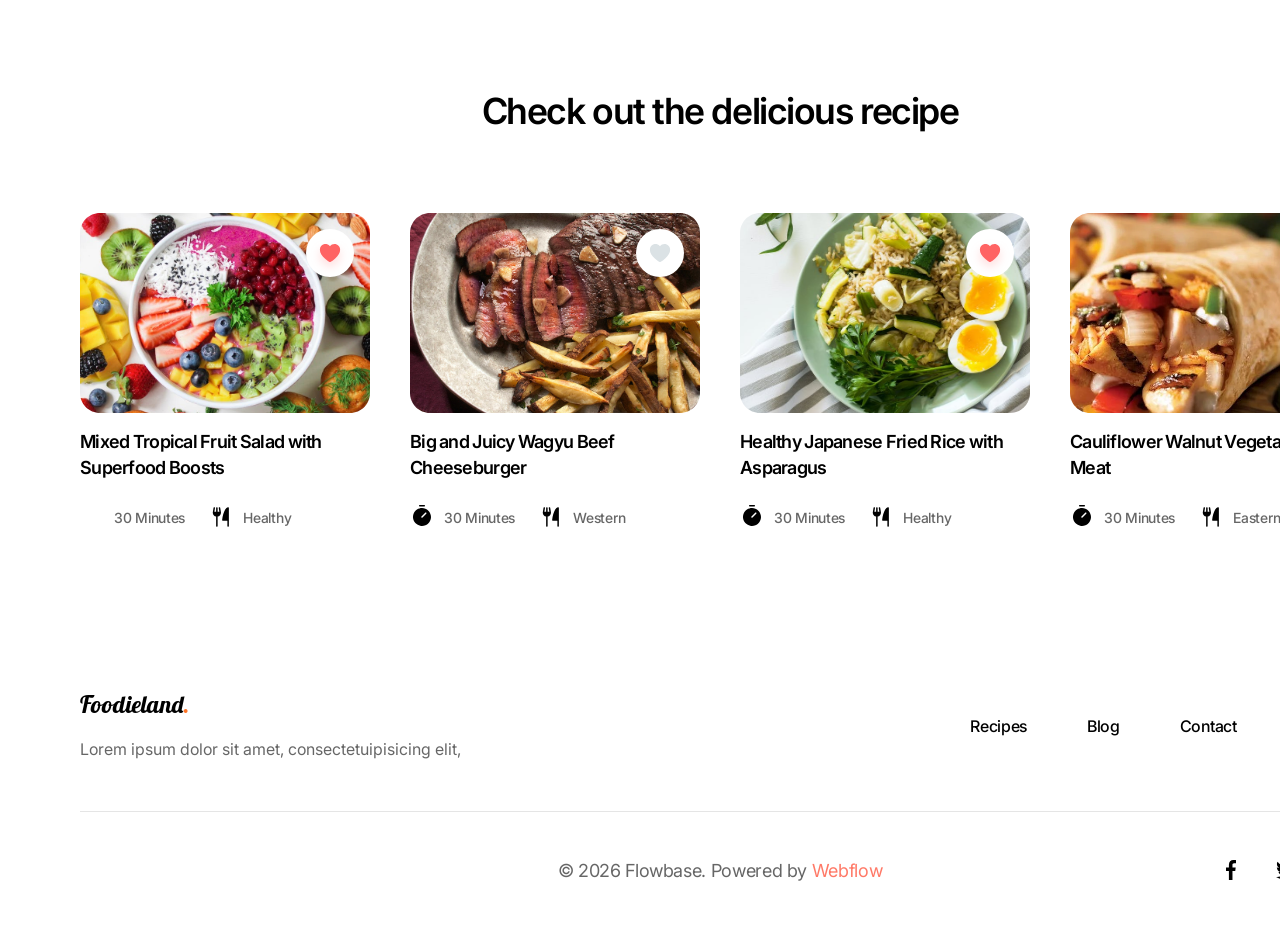
<file: contact.html>
<!doctype html>
<html lang="en">
    <head>
        <meta charset="UTF-8" />
        <meta name="viewport" content="width=device-width, initial-scale=1.0" />
        <title>Foodieland | Contact us</title>
        <link rel="stylesheet" href="./assets/css/style.css?v=20261021-2" />
        <link rel="stylesheet" href="./assets/css/pages.css?v=20261021-2" />
    </head>
    <body>
        <header class="header">
            <div class="container header__inner">
                <a class="logo" href="./index.html">Foodieland<span>.</span></a>
                <nav class="links" aria-label="Main navigation">
                    <a href="./index.html">Home</a>
                    <a href="./details.html">Recipes</a>
                    <a href="./blog.html">Blog</a>
                    <a href="./contact.html">Contact</a>
                    <a href="./about.html">About us</a>
                </nav>
                <div class="icons">
                    <a href="https://www.facebook.com/" aria-label="Facebook">
                        <img
                            src="./assets/img/figma/206-001Facebook.svg"
                            alt=""
                        />
                    </a>
                    <a href="https://twitter.com/" aria-label="Twitter">
                        <img
                            src="./assets/img/figma/206-003Twitter.svg"
                            alt=""
                        />
                    </a>
                    <a
                        href="https://www.instagram.com/foodieland/"
                        aria-label="Instagram"
                    >
                        <img
                            src="./assets/img/figma/206-004Instagram.svg"
                            alt=""
                        />
                    </a>
                </div>
            </div>
        </header>
        <main class="contact-page">
            <section class="contact container" aria-labelledby="contact-title">
                <h1 id="contact-title">Contact us</h1>
                <div class="contact__layout">
                    <div class="contact__portrait">
                        <img
                            src="./assets/img/figma/contact-Layer11.png"
                            alt="Chef giving a thumbs up"
                        />
                    </div>
                    <form class="contact-form">
                        <div class="contact-form__field">
                            <label for="contact-name">Name</label>
                            <input
                                id="contact-name"
                                name="name"
                                type="text"
                                placeholder="Enter your name..."
                                required
                            />
                        </div>
                        <div class="contact-form__field">
                            <label for="contact-email">Email address</label>
                            <input
                                id="contact-email"
                                name="email"
                                type="email"
                                placeholder="Your email address..."
                                required
                            />
                        </div>
                        <div class="contact-form__field">
                            <label for="contact-subject">Subject</label>
                            <input
                                id="contact-subject"
                                name="subject"
                                type="text"
                                placeholder="Enter subject..."
                                required
                            />
                        </div>
                        <div class="contact-form__field">
                            <label for="contact-enquiry">Enquiry type</label>
                            <select id="contact-enquiry" name="enquiry">
                                <option>Advertising</option>
                                <option>Recipe question</option>
                                <option>General enquiry</option>
                            </select>
                        </div>
                        <div class="contact-form__field contact-form__message">
                            <label for="contact-message">Messages</label>
                            <textarea
                                id="contact-message"
                                name="message"
                                placeholder="Enter your messages..."
                                required
                            ></textarea>
                        </div>
                        <button class="btn contact-form__submit" type="submit">
                            Submit
                        </button>
                        <p class="contact-form__status" role="status"></p>
                    </form>
                </div>
            </section>
            <section
                class="subscribe container"
                aria-labelledby="subscribe-title"
                style="
                    --subscribe-mask: url(&quot;../img/figma/728-Rectangle15.svg&quot;);
                "
            >
                <img
                    src="./assets/img/figma/728-KisspngSaladSaladFreshFoodHealthylifeVegetablesVegetarian5D42E3A7Cb85431.png"
                    alt=""
                    class="subscribe__vegetables"
                />
                <img
                    src="./assets/img/figma/728-RucolaPng.png"
                    alt=""
                    class="subscribe__rucola"
                />
                <img
                    src="./assets/img/figma/728-PhotoPlate.png"
                    alt=""
                    class="subscribe__plate"
                />
                <div class="subscribe__content">
                    <h2 id="subscribe-title">Deliciousness to your inbox</h2>
                    <p>
                        Lorem ipsum dolor sit amet, consectetuipisicing elit,
                        sed do eiusmod tempor incididunt ut labore et dolore
                        magna aliqut enim ad minim
                    </p>
                    <form class="subscribe__form">
                        <label class="visually-hidden" for="email">
                            Your email address
                        </label>
                        <input
                            id="email"
                            type="email"
                            name="email"
                            placeholder="Your email address..."
                            required
                        />
                        <button class="btn" type="submit">Subscribe</button>
                    </form>
                    <p class="subscribe__status" role="status"></p>
                </div>
            </section>
            <section
                class="recommendations container"
                aria-labelledby="recommendations-title"
            >
                <h2 id="recommendations-title">
                    Check out the delicious recipe
                </h2>
                <div class="more-recipes__grid">
                    <article class="recipe recipe--small">
                        <div
                            class="recipe__photo recipe__photo--fruit"
                            style="
                                --photo-mask: url(&quot;../img/figma/328-Image26.svg&quot;);
                            "
                        >
                            <a href="./details.html">
                                <img
                                    src="./assets/img/figma/328-Image27.png"
                                    alt="Mixed Tropical Fruit Salad with Superfood Boosts"
                                    class="recipe__image"
                                />
                            </a>
                            <button
                                class="favorite"
                                type="button"
                                aria-label="Save Mixed Tropical Fruit Salad with Superfood Boosts"
                                aria-pressed="true"
                                data-liked="./assets/img/figma/contact-Group852.svg"
                                data-unliked="./assets/img/figma/328-Group853.svg"
                            >
                                <img
                                    src="./assets/img/figma/contact-Group852.svg"
                                    alt=""
                                />
                            </button>
                        </div>
                        <h3>
                            <a href="./details.html">
                                Mixed Tropical Fruit Salad with Superfood Boosts
                            </a>
                        </h3>
                        <div class="recipe__meta">
                            <span>
                                <span
                                    class="timer-space"
                                    aria-hidden="true"
                                ></span>
                                30 Minutes
                            </span>
                            <span>
                                <img
                                    src="./assets/img/figma/article-ForkKnife.svg"
                                    alt=""
                                />
                                Healthy
                            </span>
                        </div>
                    </article>
                    <article class="recipe recipe--small">
                        <div
                            class="recipe__photo"
                            style="
                                --photo-mask: url(&quot;../img/figma/328-Image26.svg&quot;);
                            "
                        >
                            <a href="./details.html">
                                <img
                                    src="./assets/img/figma/328-Image29.png"
                                    alt="Big and Juicy Wagyu Beef Cheeseburger"
                                    class="recipe__image"
                                />
                            </a>
                            <button
                                class="favorite"
                                type="button"
                                aria-label="Save Big and Juicy Wagyu Beef Cheeseburger"
                                aria-pressed="false"
                                data-liked="./assets/img/figma/contact-Group852.svg"
                                data-unliked="./assets/img/figma/328-Group853.svg"
                            >
                                <img
                                    src="./assets/img/figma/328-Group853.svg"
                                    alt=""
                                />
                            </button>
                        </div>
                        <h3>
                            <a href="./details.html">
                                Big and Juicy Wagyu Beef Cheeseburger
                            </a>
                        </h3>
                        <div class="recipe__meta">
                            <span>
                                <img
                                    src="./assets/img/figma/article-Timer.svg"
                                    alt=""
                                />
                                30 Minutes
                            </span>
                            <span>
                                <img
                                    src="./assets/img/figma/article-ForkKnife.svg"
                                    alt=""
                                />
                                Western
                            </span>
                        </div>
                    </article>
                    <article class="recipe recipe--small">
                        <div
                            class="recipe__photo"
                            style="
                                --photo-mask: url(&quot;../img/figma/328-Image26.svg&quot;);
                            "
                        >
                            <a href="./details.html">
                                <img
                                    src="./assets/img/figma/328-Image31.png"
                                    alt="Healthy Japanese Fried Rice with Asparagus"
                                    class="recipe__image"
                                />
                            </a>
                            <button
                                class="favorite"
                                type="button"
                                aria-label="Save Healthy Japanese Fried Rice with Asparagus"
                                aria-pressed="true"
                                data-liked="./assets/img/figma/contact-Group852.svg"
                                data-unliked="./assets/img/figma/328-Group853.svg"
                            >
                                <img
                                    src="./assets/img/figma/contact-Group852.svg"
                                    alt=""
                                />
                            </button>
                        </div>
                        <h3>
                            <a href="./details.html">
                                Healthy Japanese Fried Rice with Asparagus
                            </a>
                        </h3>
                        <div class="recipe__meta">
                            <span>
                                <img
                                    src="./assets/img/figma/article-Timer.svg"
                                    alt=""
                                />
                                30 Minutes
                            </span>
                            <span>
                                <img
                                    src="./assets/img/figma/article-ForkKnife.svg"
                                    alt=""
                                />
                                Healthy
                            </span>
                        </div>
                    </article>
                    <article class="recipe recipe--small">
                        <div
                            class="recipe__photo"
                            style="
                                --photo-mask: url(&quot;../img/figma/328-Image26.svg&quot;);
                            "
                        >
                            <a href="./details.html">
                                <img
                                    src="./assets/img/figma/328-Image33.png"
                                    alt="Cauliflower Walnut Vegetarian Taco Meat"
                                    class="recipe__image"
                                />
                            </a>
                            <button
                                class="favorite"
                                type="button"
                                aria-label="Save Cauliflower Walnut Vegetarian Taco Meat"
                                aria-pressed="false"
                                data-liked="./assets/img/figma/contact-Group852.svg"
                                data-unliked="./assets/img/figma/328-Group853.svg"
                            >
                                <img
                                    src="./assets/img/figma/328-Group853.svg"
                                    alt=""
                                />
                            </button>
                        </div>
                        <h3>
                            <a href="./details.html">
                                Cauliflower Walnut Vegetarian Taco Meat
                            </a>
                        </h3>
                        <div class="recipe__meta">
                            <span>
                                <img
                                    src="./assets/img/figma/article-Timer.svg"
                                    alt=""
                                />
                                30 Minutes
                            </span>
                            <span>
                                <img
                                    src="./assets/img/figma/article-ForkKnife.svg"
                                    alt=""
                                />
                                Eastern
                            </span>
                        </div>
                    </article>
                </div>
            </section>
        </main>
        <footer class="footer container">
            <div class="footer__top">
                <div>
                    <a class="logo" href="./index.html"
                        >Foodieland<span>.</span></a
                    >
                    <p>Lorem ipsum dolor sit amet, consectetuipisicing elit,</p>
                </div>
                <nav class="links" aria-label="Footer navigation">
                    <a href="./details.html">Recipes</a>
                    <a href="./blog.html">Blog</a>
                    <a href="./contact.html">Contact</a>
                    <a href="./about.html">About us</a>
                </nav>
            </div>
            <div class="footer__divider">
                <img src="./assets/img/figma/744-Vector1.svg" alt="" />
            </div>
            <div class="footer__bottom">
                <p>
                    © 2026 Flowbase. Powered by
                    <a href="https://webflow.com/">Webflow</a>
                </p>
                <div class="icons">
                    <a href="https://www.facebook.com/" aria-label="Facebook">
                        <img
                            src="./assets/img/figma/206-001Facebook.svg"
                            alt=""
                        />
                    </a>
                    <a href="https://twitter.com/" aria-label="Twitter">
                        <img
                            src="./assets/img/figma/206-003Twitter.svg"
                            alt=""
                        />
                    </a>
                    <a
                        href="https://www.instagram.com/foodieland/"
                        aria-label="Instagram"
                    >
                        <img
                            src="./assets/img/figma/206-004Instagram.svg"
                            alt=""
                        />
                    </a>
                </div>
            </div>
        </footer>
        <script src="./assets/js/main.js?v=20261021-2"></script>
    </body>
</html>
</file>
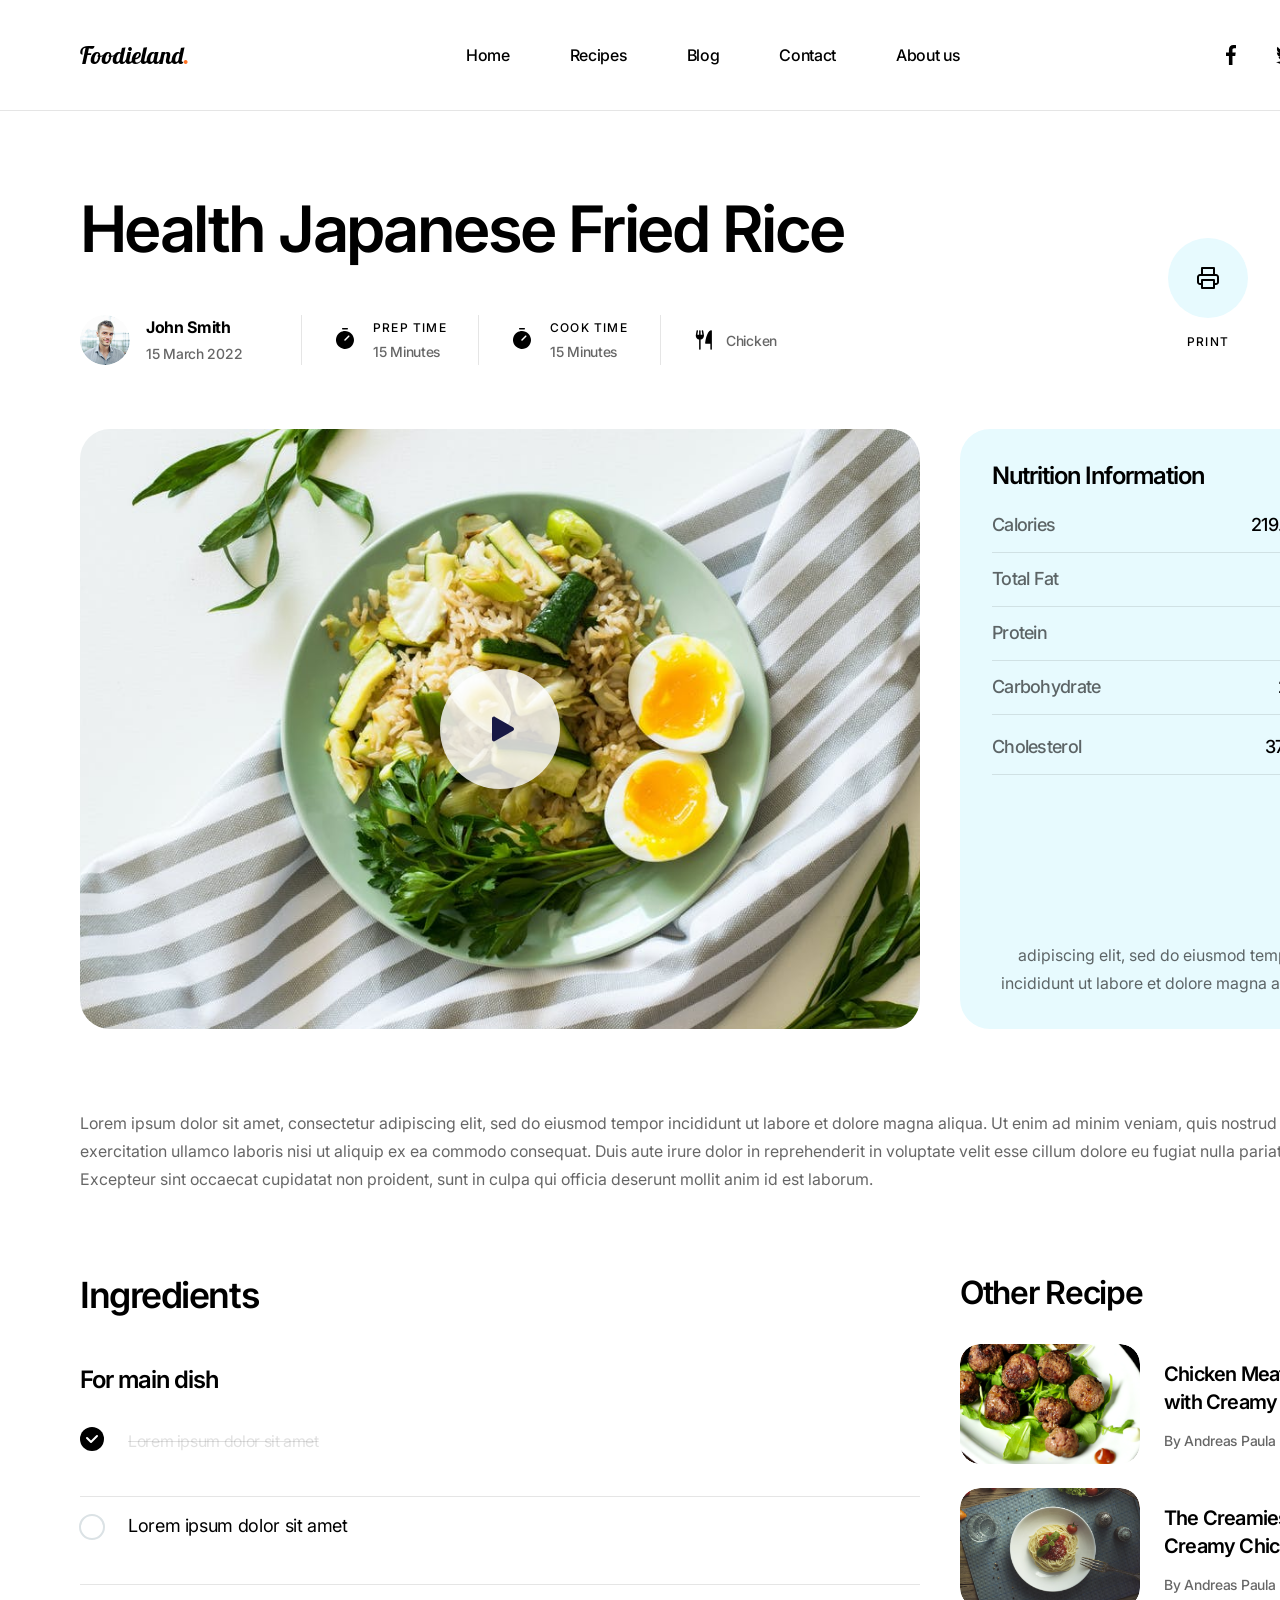
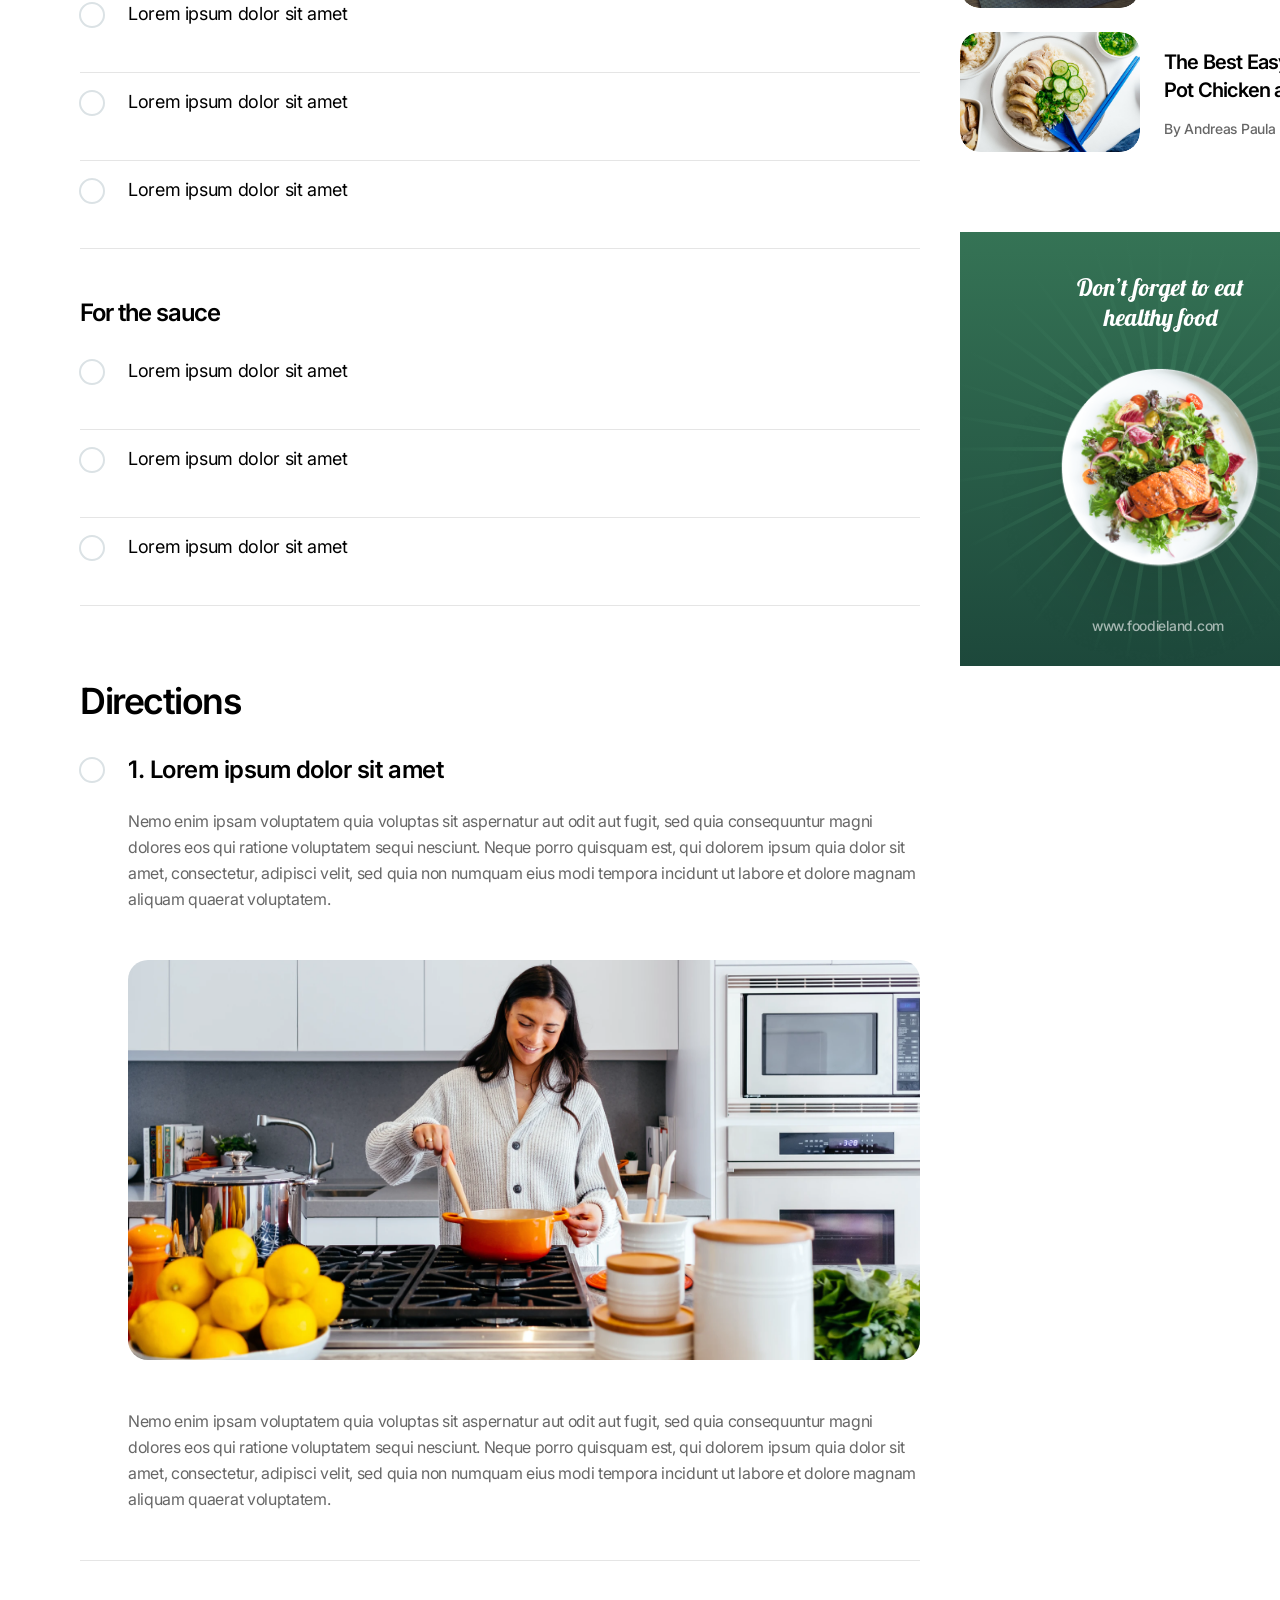
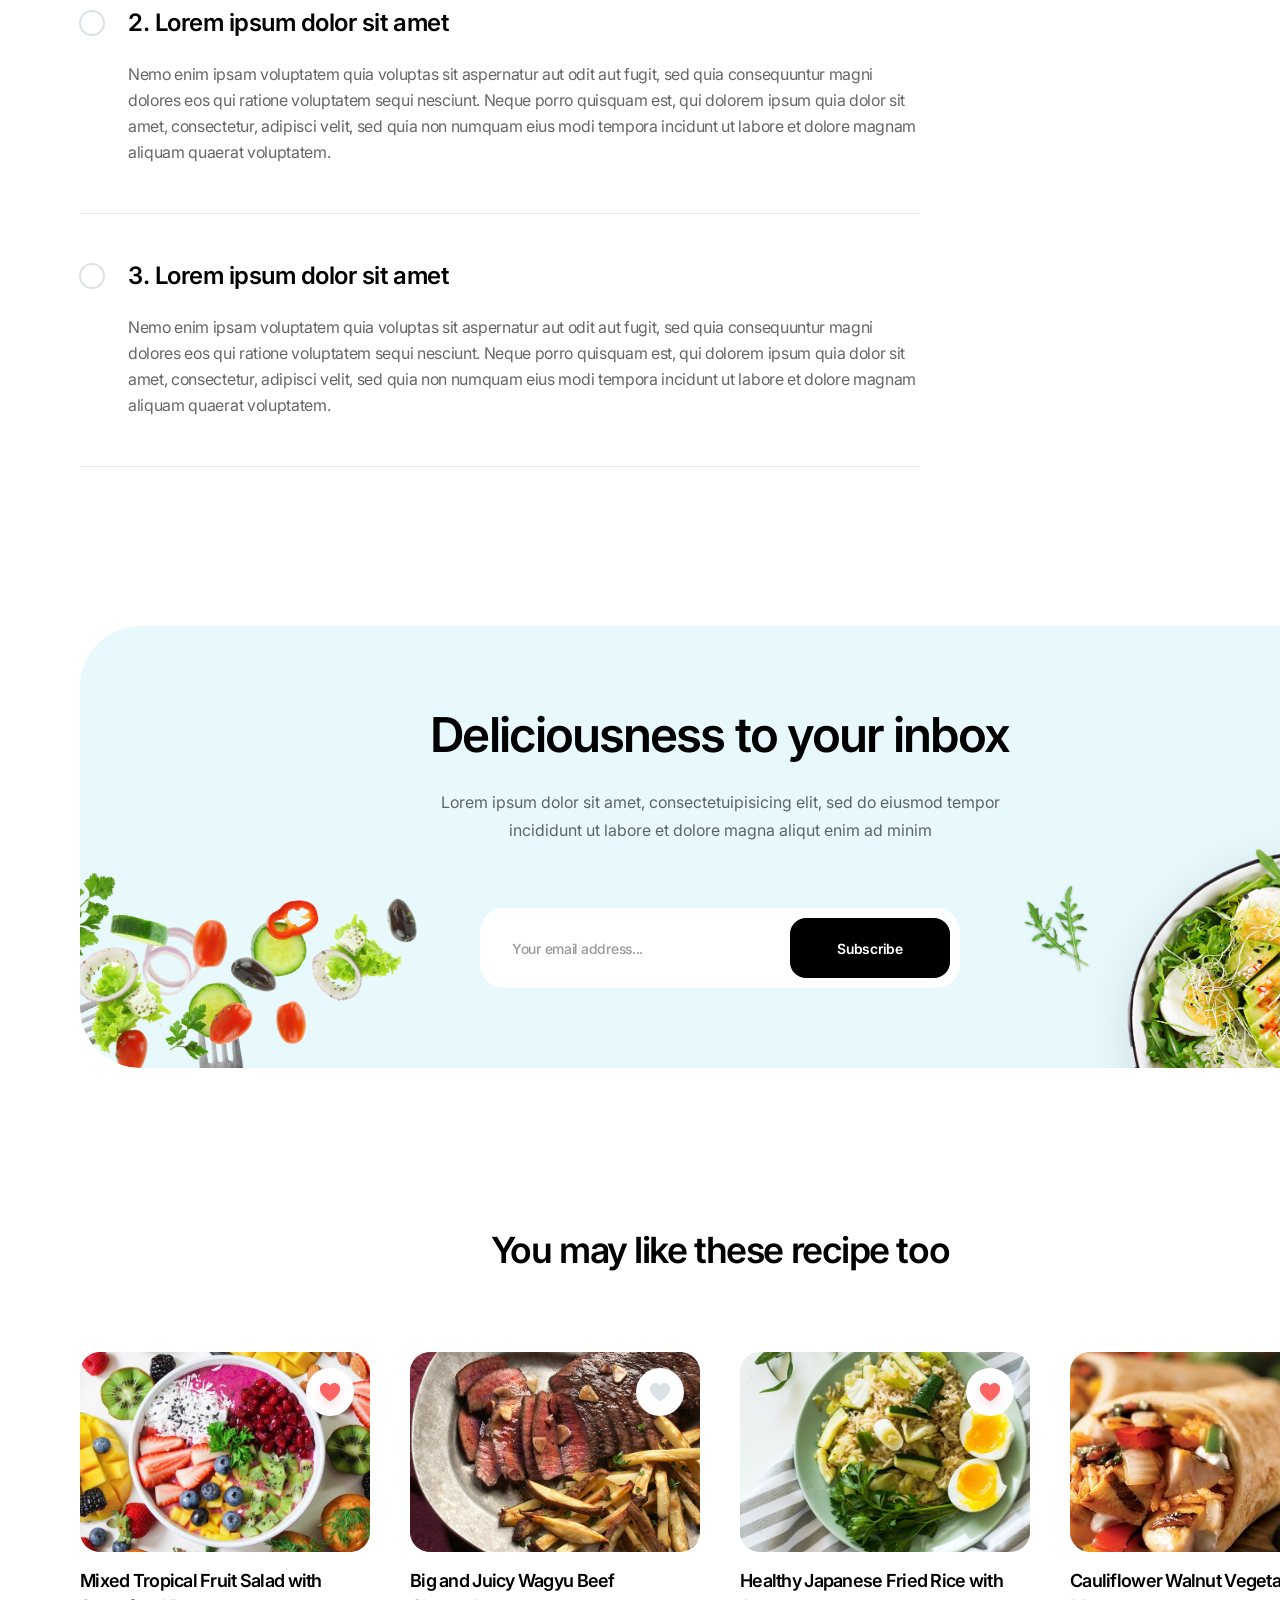
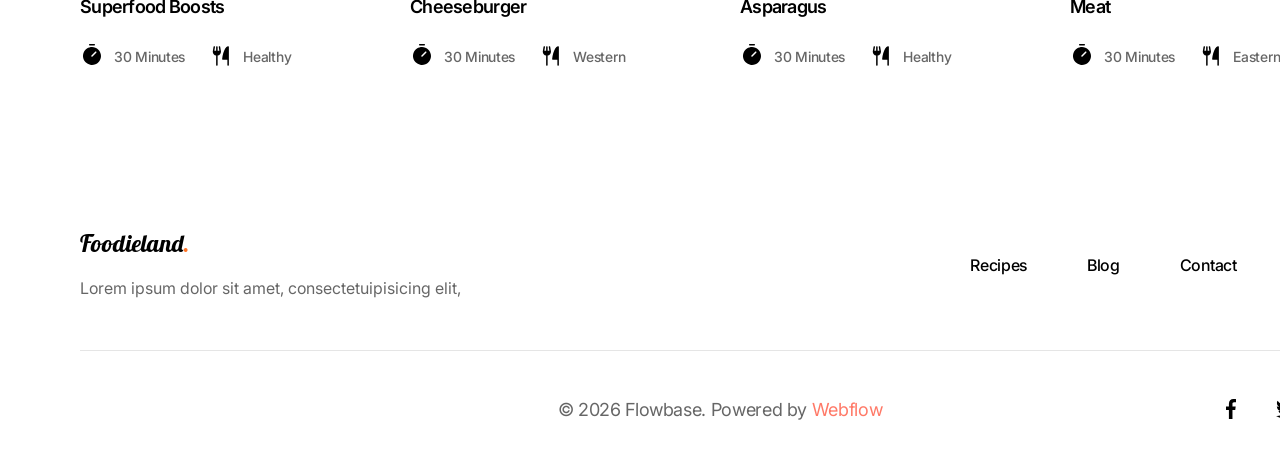
<file: details.html>
<!doctype html>
<html lang="en">
    <head>
        <meta charset="UTF-8" />
        <meta name="viewport" content="width=device-width, initial-scale=1.0" />
        <title>Foodieland | Health Japanese Fried Rice</title>
        <link rel="stylesheet" href="./assets/css/style.css?v=20261021-2" />
        <link rel="stylesheet" href="./assets/css/pages.css?v=20261021-2" />
    </head>
    <body>
        <header class="header">
            <div class="container header__inner">
                <a class="logo" href="./index.html">Foodieland<span>.</span></a>
                <nav class="links" aria-label="Main navigation">
                    <a href="./index.html">Home</a>
                    <a href="./details.html">Recipes</a>
                    <a href="./blog.html">Blog</a>
                    <a href="./contact.html">Contact</a>
                    <a href="./about.html">About us</a>
                </nav>
                <div class="icons">
                    <a href="https://www.facebook.com/" aria-label="Facebook">
                        <img
                            src="./assets/img/figma/206-001Facebook.svg"
                            alt=""
                        />
                    </a>
                    <a href="https://twitter.com/" aria-label="Twitter">
                        <img
                            src="./assets/img/figma/206-003Twitter.svg"
                            alt=""
                        />
                    </a>
                    <a
                        href="https://www.instagram.com/foodieland/"
                        aria-label="Instagram"
                    >
                        <img
                            src="./assets/img/figma/206-004Instagram.svg"
                            alt=""
                        />
                    </a>
                </div>
            </div>
        </header>
        <main class="recipe-page">
            <section
                class="recipe-heading container"
                aria-labelledby="recipe-title"
            >
                <h1 id="recipe-title">Health Japanese Fried Rice</h1>
                <div class="recipe-heading__meta">
                    <div class="author">
                        <img
                            src="./assets/img/figma/227-Ellipse2.png"
                            alt="John Smith"
                            class="author__avatar"
                        />
                        <div>
                            <p class="author__name">John Smith</p>
                            <p class="author__date">15 March 2022</p>
                        </div>
                    </div>
                    <img
                        src="./assets/img/figma/recipe-Vector3.svg"
                        alt=""
                        class="recipe-heading__divider"
                    />
                    <div class="cooking-time">
                        <img
                            src="./assets/img/figma/article-Timer.svg"
                            alt=""
                        />
                        <div>
                            <b>Prep time</b>
                            <span>15 Minutes</span>
                        </div>
                    </div>
                    <img
                        src="./assets/img/figma/recipe-Vector3.svg"
                        alt=""
                        class="recipe-heading__divider"
                    />
                    <div class="cooking-time">
                        <img
                            src="./assets/img/figma/article-Timer.svg"
                            alt=""
                        />
                        <div>
                            <b>Cook time</b>
                            <span>15 Minutes</span>
                        </div>
                    </div>
                    <img
                        src="./assets/img/figma/recipe-Vector3.svg"
                        alt=""
                        class="recipe-heading__divider"
                    />
                    <div class="recipe-heading__category">
                        <img
                            src="./assets/img/figma/article-ForkKnife.svg"
                            alt=""
                        />
                        Chicken
                    </div>
                </div>
                <div class="recipe-actions">
                    <button type="button" data-print>
                        <img
                            src="./assets/img/figma/recipe-Group901.svg"
                            alt=""
                        />
                        <span>Print</span>
                    </button>
                    <button type="button" data-share>
                        <img
                            src="./assets/img/figma/recipe-Group900.svg"
                            alt=""
                        />
                        <span>Share</span>
                    </button>
                    <p class="recipe-actions__status" role="status"></p>
                </div>
                <div class="recipe-overview">
                    <div class="recipe-video">
                        <img
                            src="./assets/img/figma/328-Image31.png"
                            alt="Japanese fried rice with asparagus and eggs"
                            class="recipe-video__photo"
                        />
                        <a
                            href="#directions"
                            class="recipe-video__play"
                            aria-label="View cooking directions"
                        >
                            <img
                                src="./assets/img/figma/recipe-Group884.svg"
                                alt=""
                            />
                        </a>
                    </div>
                    <aside class="nutrition">
                        <h2>Nutrition Information</h2>
                        <dl>
                            <div class="nutrition__row">
                                <dt>Calories</dt>
                                <dd>219.9 kcal</dd>
                                <img
                                    src="./assets/img/figma/recipe-Vector14.svg"
                                    alt=""
                                    class="nutrition__line"
                                />
                            </div>
                            <div class="nutrition__row">
                                <dt>Total Fat</dt>
                                <dd>10.7 g</dd>
                                <img
                                    src="./assets/img/figma/recipe-Vector14.svg"
                                    alt=""
                                    class="nutrition__line"
                                />
                            </div>
                            <div class="nutrition__row">
                                <dt>Protein</dt>
                                <dd>7.9 g</dd>
                                <img
                                    src="./assets/img/figma/recipe-Vector14.svg"
                                    alt=""
                                    class="nutrition__line"
                                />
                            </div>
                            <div class="nutrition__row">
                                <dt>Carbohydrate</dt>
                                <dd>22.3 g</dd>
                                <img
                                    src="./assets/img/figma/recipe-Vector14.svg"
                                    alt=""
                                    class="nutrition__line"
                                />
                            </div>
                            <div class="nutrition__row">
                                <dt>Cholesterol</dt>
                                <dd>37.4 mg</dd>
                                <img
                                    src="./assets/img/figma/recipe-Vector14.svg"
                                    alt=""
                                    class="nutrition__line"
                                />
                            </div>
                        </dl>
                        <p>
                            adipiscing elit, sed do eiusmod tempor incididunt ut
                            labore et dolore magna aliqua.
                        </p>
                    </aside>
                </div>
                <p class="recipe-description">
                    Lorem ipsum dolor sit amet, consectetur adipiscing elit, sed
                    do eiusmod tempor incididunt ut labore et dolore magna
                    aliqua. Ut enim ad minim veniam, quis nostrud exercitation
                    ullamco laboris nisi ut aliquip ex ea commodo consequat.
                    Duis aute irure dolor in reprehenderit in voluptate velit
                    esse cillum dolore eu fugiat nulla pariatur. Excepteur sint
                    occaecat cupidatat non proident, sunt in culpa qui officia
                    deserunt mollit anim id est laborum.
                </p>
            </section>
            <div class="recipe-layout container">
                <div class="recipe-instructions">
                    <section
                        class="ingredients"
                        aria-labelledby="ingredients-title"
                    >
                        <h2 id="ingredients-title">Ingredients</h2>
                        <h3>For main dish</h3>
                        <div class="ingredient-list">
                            <label class="ingredient">
                                <input type="checkbox" checked />
                                <span
                                    class="ingredient__check"
                                    aria-hidden="true"
                                ></span>
                                <span>Lorem ipsum dolor sit amet</span>
                            </label>
                            <label class="ingredient">
                                <input type="checkbox" />
                                <span
                                    class="ingredient__check"
                                    aria-hidden="true"
                                ></span>
                                <span>Lorem ipsum dolor sit amet</span>
                            </label>
                            <label class="ingredient">
                                <input type="checkbox" />
                                <span
                                    class="ingredient__check"
                                    aria-hidden="true"
                                ></span>
                                <span>Lorem ipsum dolor sit amet</span>
                            </label>
                            <label class="ingredient">
                                <input type="checkbox" />
                                <span
                                    class="ingredient__check"
                                    aria-hidden="true"
                                ></span>
                                <span>Lorem ipsum dolor sit amet</span>
                            </label>
                            <label class="ingredient">
                                <input type="checkbox" />
                                <span
                                    class="ingredient__check"
                                    aria-hidden="true"
                                ></span>
                                <span>Lorem ipsum dolor sit amet</span>
                            </label>
                        </div>
                        <h3 class="ingredients__sauce">For the sauce</h3>
                        <div class="ingredient-list">
                            <label class="ingredient">
                                <input type="checkbox" />
                                <span
                                    class="ingredient__check"
                                    aria-hidden="true"
                                ></span>
                                <span>Lorem ipsum dolor sit amet</span>
                            </label>
                            <label class="ingredient">
                                <input type="checkbox" />
                                <span
                                    class="ingredient__check"
                                    aria-hidden="true"
                                ></span>
                                <span>Lorem ipsum dolor sit amet</span>
                            </label>
                            <label class="ingredient">
                                <input type="checkbox" />
                                <span
                                    class="ingredient__check"
                                    aria-hidden="true"
                                ></span>
                                <span>Lorem ipsum dolor sit amet</span>
                            </label>
                        </div>
                    </section>
                    <section
                        class="directions"
                        id="directions"
                        aria-labelledby="directions-title"
                    >
                        <h2 id="directions-title">Directions</h2>
                        <section class="cooking-step">
                            <h3>
                                <label class="cooking-step__heading">
                                    <input type="checkbox" />
                                    <span
                                        class="ingredient__check"
                                        aria-hidden="true"
                                    ></span>
                                    <span>1. Lorem ipsum dolor sit amet</span>
                                </label>
                            </h3>
                            <div class="cooking-step__content">
                                <p>
                                    Nemo enim ipsam voluptatem quia voluptas sit
                                    aspernatur aut odit aut fugit, sed quia
                                    consequuntur magni dolores eos qui ratione
                                    voluptatem sequi nesciunt. Neque porro
                                    quisquam est, qui dolorem ipsum quia dolor
                                    sit amet, consectetur, adipisci velit, sed
                                    quia non numquam eius modi tempora incidunt
                                    ut labore et dolore magnam aliquam quaerat
                                    voluptatem.
                                </p>
                                <img
                                    src="./assets/img/figma/article-Rectangle23.png"
                                    alt="Woman preparing a meal in a kitchen"
                                    class="cooking-step__photo"
                                />
                                <p>
                                    Nemo enim ipsam voluptatem quia voluptas sit
                                    aspernatur aut odit aut fugit, sed quia
                                    consequuntur magni dolores eos qui ratione
                                    voluptatem sequi nesciunt. Neque porro
                                    quisquam est, qui dolorem ipsum quia dolor
                                    sit amet, consectetur, adipisci velit, sed
                                    quia non numquam eius modi tempora incidunt
                                    ut labore et dolore magnam aliquam quaerat
                                    voluptatem.
                                </p>
                            </div>
                            <img
                                src="./assets/img/figma/recipe-Vector8.svg"
                                alt=""
                                class="cooking-step__divider"
                            />
                        </section>
                        <section class="cooking-step">
                            <h3>
                                <label class="cooking-step__heading">
                                    <input type="checkbox" />
                                    <span
                                        class="ingredient__check"
                                        aria-hidden="true"
                                    ></span>
                                    <span>2. Lorem ipsum dolor sit amet</span>
                                </label>
                            </h3>
                            <div class="cooking-step__content">
                                <p>
                                    Nemo enim ipsam voluptatem quia voluptas sit
                                    aspernatur aut odit aut fugit, sed quia
                                    consequuntur magni dolores eos qui ratione
                                    voluptatem sequi nesciunt. Neque porro
                                    quisquam est, qui dolorem ipsum quia dolor
                                    sit amet, consectetur, adipisci velit, sed
                                    quia non numquam eius modi tempora incidunt
                                    ut labore et dolore magnam aliquam quaerat
                                    voluptatem.
                                </p>
                            </div>
                            <img
                                src="./assets/img/figma/recipe-Vector8.svg"
                                alt=""
                                class="cooking-step__divider"
                            />
                        </section>
                        <section class="cooking-step">
                            <h3>
                                <label class="cooking-step__heading">
                                    <input type="checkbox" />
                                    <span
                                        class="ingredient__check"
                                        aria-hidden="true"
                                    ></span>
                                    <span>3. Lorem ipsum dolor sit amet</span>
                                </label>
                            </h3>
                            <div class="cooking-step__content">
                                <p>
                                    Nemo enim ipsam voluptatem quia voluptas sit
                                    aspernatur aut odit aut fugit, sed quia
                                    consequuntur magni dolores eos qui ratione
                                    voluptatem sequi nesciunt. Neque porro
                                    quisquam est, qui dolorem ipsum quia dolor
                                    sit amet, consectetur, adipisci velit, sed
                                    quia non numquam eius modi tempora incidunt
                                    ut labore et dolore magnam aliquam quaerat
                                    voluptatem.
                                </p>
                            </div>
                            <img
                                src="./assets/img/figma/recipe-Vector8.svg"
                                alt=""
                                class="cooking-step__divider"
                            />
                        </section>
                    </section>
                </div>
                <aside class="recipe-sidebar">
                    <h2>Other Recipe</h2>
                    <div class="recipe-sidebar__list">
                        <article class="sidebar-recipe">
                            <a
                                class="sidebar-recipe__photo"
                                href="./details.html"
                            >
                                <img
                                    src="./assets/img/figma/768-Image32.png"
                                    alt="Chicken Meatball with Creamy Chees..."
                                />
                            </a>
                            <div>
                                <h3>
                                    <a href="./details.html">
                                        Chicken Meatball
                                        <br />
                                        with Creamy Chees...
                                    </a>
                                </h3>
                                <p>By Andreas Paula</p>
                            </div>
                        </article>
                        <article class="sidebar-recipe">
                            <a
                                class="sidebar-recipe__photo"
                                href="./details.html"
                            >
                                <img
                                    src="./assets/img/figma/768-Image34.png"
                                    alt="The Creamiest Creamy Chicken an..."
                                />
                            </a>
                            <div>
                                <h3>
                                    <a href="./details.html">
                                        The Creamiest
                                        <br />
                                        Creamy Chicken an...
                                    </a>
                                </h3>
                                <p>By Andreas Paula</p>
                            </div>
                        </article>
                        <article class="sidebar-recipe">
                            <a
                                class="sidebar-recipe__photo"
                                href="./details.html"
                            >
                                <img
                                    src="./assets/img/figma/768-Image31.png"
                                    alt="The Best Easy One Pot Chicken and Rice"
                                />
                            </a>
                            <div>
                                <h3>
                                    <a href="./details.html">
                                        The Best Easy One
                                        <br />
                                        Pot Chicken and Rice
                                    </a>
                                </h3>
                                <p>By Andreas Paula</p>
                            </div>
                        </article>
                    </div>
                    <div class="healthy-ad">
                        <img
                            src="./assets/img/figma/recipe-MaskGroup.svg"
                            alt=""
                            class="healthy-ad__background"
                        />
                        <p class="healthy-ad__title">
                            Don’t forget to eat
                            <br />
                            healthy food
                        </p>
                        <div class="healthy-ad__photo">
                            <img
                                src="./assets/img/figma/768-01.png"
                                alt="Fresh healthy salad"
                            />
                        </div>
                        <p class="healthy-ad__url">www.foodieland.com</p>
                    </div>
                </aside>
            </div>
            <section
                class="subscribe container"
                aria-labelledby="subscribe-title"
                style="
                    --subscribe-mask: url(&quot;../img/figma/728-Rectangle15.svg&quot;);
                "
            >
                <img
                    src="./assets/img/figma/728-KisspngSaladSaladFreshFoodHealthylifeVegetablesVegetarian5D42E3A7Cb85431.png"
                    alt=""
                    class="subscribe__vegetables"
                />
                <img
                    src="./assets/img/figma/728-RucolaPng.png"
                    alt=""
                    class="subscribe__rucola"
                />
                <img
                    src="./assets/img/figma/728-PhotoPlate.png"
                    alt=""
                    class="subscribe__plate"
                />
                <div class="subscribe__content">
                    <h2 id="subscribe-title">Deliciousness to your inbox</h2>
                    <p>
                        Lorem ipsum dolor sit amet, consectetuipisicing elit,
                        sed do eiusmod tempor incididunt ut labore et dolore
                        magna aliqut enim ad minim
                    </p>
                    <form class="subscribe__form">
                        <label class="visually-hidden" for="email">
                            Your email address
                        </label>
                        <input
                            id="email"
                            type="email"
                            name="email"
                            placeholder="Your email address..."
                            required
                        />
                        <button class="btn" type="submit">Subscribe</button>
                    </form>
                    <p class="subscribe__status" role="status"></p>
                </div>
            </section>
            <section
                class="recommendations container"
                aria-labelledby="recommendations-title"
            >
                <h2 id="recommendations-title">
                    You may like these recipe too
                </h2>
                <div class="more-recipes__grid">
                    <article class="recipe recipe--small">
                        <div
                            class="recipe__photo recipe__photo--fruit"
                            style="
                                --photo-mask: url(&quot;../img/figma/328-Image26.svg&quot;);
                            "
                        >
                            <a href="./details.html">
                                <img
                                    src="./assets/img/figma/328-Image27.png"
                                    alt="Mixed Tropical Fruit Salad with Superfood Boosts"
                                    class="recipe__image"
                                />
                            </a>
                            <button
                                class="favorite"
                                type="button"
                                aria-label="Save Mixed Tropical Fruit Salad with Superfood Boosts"
                                aria-pressed="true"
                                data-liked="./assets/img/figma/recipe-Group852.svg"
                                data-unliked="./assets/img/figma/328-Group853.svg"
                            >
                                <img
                                    src="./assets/img/figma/recipe-Group852.svg"
                                    alt=""
                                />
                            </button>
                        </div>
                        <h3>
                            <a href="./details.html">
                                Mixed Tropical Fruit Salad with Superfood Boosts
                            </a>
                        </h3>
                        <div class="recipe__meta">
                            <span>
                                <img
                                    src="./assets/img/figma/article-Timer.svg"
                                    alt=""
                                />
                                30 Minutes
                            </span>
                            <span>
                                <img
                                    src="./assets/img/figma/article-ForkKnife.svg"
                                    alt=""
                                />
                                Healthy
                            </span>
                        </div>
                    </article>
                    <article class="recipe recipe--small">
                        <div
                            class="recipe__photo"
                            style="
                                --photo-mask: url(&quot;../img/figma/328-Image26.svg&quot;);
                            "
                        >
                            <a href="./details.html">
                                <img
                                    src="./assets/img/figma/328-Image29.png"
                                    alt="Big and Juicy Wagyu Beef Cheeseburger"
                                    class="recipe__image"
                                />
                            </a>
                            <button
                                class="favorite"
                                type="button"
                                aria-label="Save Big and Juicy Wagyu Beef Cheeseburger"
                                aria-pressed="false"
                                data-liked="./assets/img/figma/recipe-Group852.svg"
                                data-unliked="./assets/img/figma/328-Group853.svg"
                            >
                                <img
                                    src="./assets/img/figma/328-Group853.svg"
                                    alt=""
                                />
                            </button>
                        </div>
                        <h3>
                            <a href="./details.html">
                                Big and Juicy Wagyu Beef Cheeseburger
                            </a>
                        </h3>
                        <div class="recipe__meta">
                            <span>
                                <img
                                    src="./assets/img/figma/article-Timer.svg"
                                    alt=""
                                />
                                30 Minutes
                            </span>
                            <span>
                                <img
                                    src="./assets/img/figma/article-ForkKnife.svg"
                                    alt=""
                                />
                                Western
                            </span>
                        </div>
                    </article>
                    <article class="recipe recipe--small">
                        <div
                            class="recipe__photo"
                            style="
                                --photo-mask: url(&quot;../img/figma/328-Image26.svg&quot;);
                            "
                        >
                            <a href="./details.html">
                                <img
                                    src="./assets/img/figma/328-Image31.png"
                                    alt="Healthy Japanese Fried Rice with Asparagus"
                                    class="recipe__image"
                                />
                            </a>
                            <button
                                class="favorite"
                                type="button"
                                aria-label="Save Healthy Japanese Fried Rice with Asparagus"
                                aria-pressed="true"
                                data-liked="./assets/img/figma/recipe-Group852.svg"
                                data-unliked="./assets/img/figma/328-Group853.svg"
                            >
                                <img
                                    src="./assets/img/figma/recipe-Group852.svg"
                                    alt=""
                                />
                            </button>
                        </div>
                        <h3>
                            <a href="./details.html">
                                Healthy Japanese Fried Rice with Asparagus
                            </a>
                        </h3>
                        <div class="recipe__meta">
                            <span>
                                <img
                                    src="./assets/img/figma/article-Timer.svg"
                                    alt=""
                                />
                                30 Minutes
                            </span>
                            <span>
                                <img
                                    src="./assets/img/figma/article-ForkKnife.svg"
                                    alt=""
                                />
                                Healthy
                            </span>
                        </div>
                    </article>
                    <article class="recipe recipe--small">
                        <div
                            class="recipe__photo"
                            style="
                                --photo-mask: url(&quot;../img/figma/328-Image26.svg&quot;);
                            "
                        >
                            <a href="./details.html">
                                <img
                                    src="./assets/img/figma/328-Image33.png"
                                    alt="Cauliflower Walnut Vegetarian Taco Meat"
                                    class="recipe__image"
                                />
                            </a>
                            <button
                                class="favorite"
                                type="button"
                                aria-label="Save Cauliflower Walnut Vegetarian Taco Meat"
                                aria-pressed="false"
                                data-liked="./assets/img/figma/recipe-Group852.svg"
                                data-unliked="./assets/img/figma/328-Group853.svg"
                            >
                                <img
                                    src="./assets/img/figma/328-Group853.svg"
                                    alt=""
                                />
                            </button>
                        </div>
                        <h3>
                            <a href="./details.html">
                                Cauliflower Walnut Vegetarian Taco Meat
                            </a>
                        </h3>
                        <div class="recipe__meta">
                            <span>
                                <img
                                    src="./assets/img/figma/article-Timer.svg"
                                    alt=""
                                />
                                30 Minutes
                            </span>
                            <span>
                                <img
                                    src="./assets/img/figma/article-ForkKnife.svg"
                                    alt=""
                                />
                                Eastern
                            </span>
                        </div>
                    </article>
                </div>
            </section>
        </main>
        <footer class="footer container">
            <div class="footer__top">
                <div>
                    <a class="logo" href="./index.html"
                        >Foodieland<span>.</span></a
                    >
                    <p>Lorem ipsum dolor sit amet, consectetuipisicing elit,</p>
                </div>
                <nav class="links" aria-label="Footer navigation">
                    <a href="./details.html">Recipes</a>
                    <a href="./blog.html">Blog</a>
                    <a href="./contact.html">Contact</a>
                    <a href="./about.html">About us</a>
                </nav>
            </div>
            <div class="footer__divider">
                <img src="./assets/img/figma/744-Vector1.svg" alt="" />
            </div>
            <div class="footer__bottom">
                <p>
                    © 2026 Flowbase. Powered by
                    <a href="https://webflow.com/">Webflow</a>
                </p>
                <div class="icons">
                    <a href="https://www.facebook.com/" aria-label="Facebook">
                        <img
                            src="./assets/img/figma/206-001Facebook.svg"
                            alt=""
                        />
                    </a>
                    <a href="https://twitter.com/" aria-label="Twitter">
                        <img
                            src="./assets/img/figma/206-003Twitter.svg"
                            alt=""
                        />
                    </a>
                    <a
                        href="https://www.instagram.com/foodieland/"
                        aria-label="Instagram"
                    >
                        <img
                            src="./assets/img/figma/206-004Instagram.svg"
                            alt=""
                        />
                    </a>
                </div>
            </div>
        </footer>
        <script src="./assets/js/main.js?v=20261021-2"></script>
    </body>
</html>
</file>
<file: assets/css/style.css>
@font-face {
    font-family: Inter;
    src: url("../font/Inter/static/Inter_18pt-Regular.ttf") format("truetype");
    font-weight: 400;
    font-display: swap;
}
@font-face {
    font-family: Inter;
    src: url("../font/Inter/static/Inter_18pt-Medium.ttf") format("truetype");
    font-weight: 500;
    font-display: swap;
}
@font-face {
    font-family: Inter;
    src: url("../font/Inter/static/Inter_18pt-SemiBold.ttf") format("truetype");
    font-weight: 600;
    font-display: swap;
}
@font-face {
    font-family: Inter;
    src: url("../font/Inter/static/Inter_18pt-Bold.ttf") format("truetype");
    font-weight: 700;
    font-display: swap;
}
@font-face {
    font-family: Lobster;
    src: url("../font/Lobster/Lobster-Regular.ttf") format("truetype");
    font-weight: 400;
    font-display: swap;
}

/* Fixed desktop layout, matching the 1440 px Figma frame. */
* {
    box-sizing: border-box;
}
body {
    min-width: 1440px;
    margin: 0;
    background: #fff;
    color: #000;
    font-family: Inter, sans-serif;
}
h1,
h2,
h3,
p {
    margin: 0;
}
a {
    color: inherit;
    text-decoration: none;
}
img {
    display: block;
}
button,
input {
    font: inherit;
}
button {
    cursor: pointer;
}
button:focus-visible,
a:focus-visible,
input:focus-visible {
    outline: 2px solid #ff7426;
    outline-offset: 4px;
}
h2 {
    font-size: 48px;
    font-weight: 600;
    line-height: 58px;
    letter-spacing: -1.92px;
}
.container {
    width: 1280px;
    margin-right: auto;
    margin-left: auto;
}
.header {
    height: 111px;
    border-bottom: 1px solid rgba(0, 0, 0, 0.1);
}
.header__inner {
    display: flex;
    align-items: center;
    height: 110px;
}
.logo {
    display: inline-block;
    font-family: Lobster, cursive;
    font-size: 24px;
    font-weight: 400;
    line-height: 30px;
}
.logo span {
    color: #ff7426;
}
.links {
    display: flex;
    align-items: center;
    gap: 60px;
    font-size: 16px;
    font-weight: 500;
    line-height: 19px;
    letter-spacing: -0.32px;
}
.header .links {
    margin-left: 277px;
}
.icons {
    display: flex;
    align-items: center;
    gap: 40px;
}
.header .icons {
    margin-left: auto;
}
.btn {
    display: inline-flex;
    align-items: center;
    justify-content: center;
    gap: 15px;
    height: 60px;
    border: 0;
    border-radius: 16px;
    background: #000;
    color: #fff;
    font-size: 14px;
    font-weight: 600;
    line-height: 17px;
    letter-spacing: -0.28px;
}
.btn--light {
    width: 200px;
    background: #e7fafe;
    color: #000;
    font-size: 16px;
    letter-spacing: -0.32px;
}
.section-heading {
    display: flex;
    justify-content: space-between;
    align-items: center;
}
.section-intro {
    text-align: center;
}
.section-intro p,
.section-heading p,
.learn__content > p,
.subscribe__content > p {
    color: rgba(0, 0, 0, 0.6);
    font-size: 16px;
    line-height: 28px;
}

/* Featured recipe */
.hero {
    width: 1440px;
    margin: 39px auto 0;
    overflow: hidden;
}
.hero__card {
    display: flex;
    position: relative;
    height: 640px;
}
.hero__card::before,
.hero__card::after {
    content: "";
    position: absolute;
    top: 20px;
    width: 40px;
    height: 600px;
    background: #e7fafe;
}
.hero__card::before {
    left: -80px;
    border-radius: 0 30px 30px 0;
}
.hero__card::after {
    right: -80px;
    border-radius: 30px 0 0 30px;
}
.hero__background {
    position: absolute;
    left: 0;
    top: 0;
}
.hero__content {
    position: relative;
    flex: 0 0 620px;
    padding: 50px;
}
.hero__label {
    display: flex;
    align-items: center;
    gap: 13px;
    width: 156px;
    height: 45px;
    padding: 0 20px;
    background: #fff;
    border-radius: 30px;
    font-size: 14px;
    font-weight: 600;
    letter-spacing: -0.28px;
    white-space: nowrap;
}
.hero__label img {
    width: 24px;
    height: 24px;
}
.hero__label {
    box-shadow: 0 20px 40px rgba(0, 0, 0, 0.1);
}
.hero__title {
    margin-top: 32px;
    font-size: 64px;
    line-height: 77px;
    font-weight: 600;
    letter-spacing: -2.56px;
}
.hero__text {
    margin-top: 24px;
    color: rgba(0, 0, 0, 0.6);
    font-size: 16px;
    line-height: 28px;
}
.hero__tags {
    display: flex;
    gap: 16px;
    margin-top: 30px;
}
.tag {
    display: inline-flex;
    gap: 10px;
    align-items: center;
    height: 40px;
    padding: 0 16px;
    border-radius: 30px;
    background: rgba(0, 0, 0, 0.05);
    color: rgba(0, 0, 0, 0.6);
    font-size: 14px;
    font-weight: 500;
    letter-spacing: -0.28px;
}
.tag:first-child {
    width: 139px;
}
.tag:last-child {
    width: 119px;
}
.hero__bottom {
    display: flex;
    align-items: center;
    justify-content: space-between;
    margin-top: 99px;
}
.author {
    display: flex;
    align-items: center;
    gap: 16px;
}
.author__avatar {
    width: 50px;
    height: 50px;
    border-radius: 50%;
}
.author__name {
    font-size: 16px;
    line-height: 19px;
    font-weight: 700;
    letter-spacing: -0.32px;
}
.author__date {
    margin-top: 8px;
    color: rgba(0, 0, 0, 0.6);
    font-size: 14px;
    line-height: 17px;
    font-weight: 500;
    letter-spacing: -0.28px;
}
.hero__button {
    width: 200px;
}
.hero__image {
    position: relative;
    width: 660px;
    height: 640px;
    overflow: hidden;
    mask-image: var(--hero-mask);
    mask-size: 660px 640px;
    mask-repeat: no-repeat;
}
.hero__image > img {
    position: absolute;
    left: -292px;
    top: 0;
    width: 982px;
    height: 640px;
    object-fit: cover;
}
.hero__badge {
    position: absolute;
    top: 50px;
    left: 570px;
    width: 150px;
    height: 150px;
}
.hero__badge-outer {
    position: absolute;
    inset: 0;
    transform: rotate(180deg);
}
.hero__badge-inner {
    position: absolute;
    left: 35px;
    top: 35px;
    transform: rotate(180deg);
}
.hero__badge-ticks {
    position: absolute;
    left: 9.024px;
    top: 10.164px;
    transform: rotate(-90deg);
    transform-origin: 65.976px 64.836px;
}
.hero__badge-thumb {
    position: absolute;
    left: 48px;
    top: 48px;
    width: 50px;
    height: 50px;
    transform: rotate(-30deg);
}
.hero__badge-letter {
    display: flex;
    align-items: center;
    justify-content: center;
    position: absolute;
    transform: translateY(-50%);
    color: #fff;
    font-size: 12px;
    line-height: normal;
    font-weight: 700;
}

/* Categories */
.categories {
    margin-top: 160px;
}
.categories__grid {
    display: grid;
    grid-template-columns: repeat(6, 180px);
    gap: 40px;
    margin-top: 80px;
}
.category {
    position: relative;
    height: 202px;
    text-align: center;
}
.category::before {
    content: "";
    position: absolute;
    top: 50px;
    left: 0;
    width: 180px;
    height: 152px;
    border-radius: 30px;
    background: linear-gradient(
        to bottom,
        rgba(var(--category-color), 0),
        rgba(var(--category-color), var(--category-opacity))
    );
}
.category__image,
.category__shadow {
    position: absolute;
    width: 100px;
    height: 100px;
    object-fit: cover;
}
.category__image {
    left: 40px;
    top: 0;
}
.category__shadow {
    left: 60px;
    top: 20px;
    opacity: 0.2;
    filter: blur(10px);
}
.category h3 {
    position: relative;
    margin-top: 150px;
    font-size: 18px;
    line-height: 22px;
    font-weight: 600;
    letter-spacing: -0.36px;
}

/* Recipes */
.recipes {
    margin-top: 183px;
}
.recipes .section-intro p {
    width: 706px;
    margin: 24px auto 0;
}
.recipes__grid {
    display: grid;
    grid-template-columns: repeat(3, 400px);
    gap: 40px;
    margin-top: 96px;
}
.recipe {
    height: 434px;
    padding: 16px;
    border-radius: 30px;
    background: linear-gradient(to bottom, rgba(231, 249, 253, 0), #e7f9fd);
}
.recipe__photo {
    position: relative;
    width: 368px;
    height: 250px;
    border-radius: 20px;
}
.recipe__photo > a {
    display: block;
    position: relative;
    width: 368px;
    height: 250px;
    overflow: hidden;
    mask-image: var(--photo-mask);
    mask-size: 368px 250px;
    mask-repeat: no-repeat;
}
.recipe__image {
    position: absolute;
    top: -60px;
    left: 0;
    width: 368px;
    height: 364px;
    object-fit: cover;
}
.recipes__grid .recipe:last-child .recipe__image {
    top: -114px;
}
.favorite {
    position: absolute;
    right: 20px;
    top: 20px;
    width: 48px;
    height: 48px;
    margin: 0;
    padding: 0;
    border: 0;
    border-radius: 50%;
    background: transparent;
}
.recipe h3 {
    height: 64px;
    margin: 24px 8px 0;
    font-size: 24px;
    line-height: 32px;
    font-weight: 600;
    letter-spacing: -0.96px;
}
.recipe__meta {
    display: flex;
    align-items: center;
    gap: 24px;
    margin: 24px 8px 0;
}
.recipe__meta span {
    display: inline-flex;
    align-items: center;
    gap: 10px;
    color: rgba(0, 0, 0, 0.6);
    font-size: 14px;
    font-weight: 500;
    line-height: 17px;
    letter-spacing: -0.28px;
}
.healthy-ad {
    position: relative;
    width: 400px;
    height: 434px;
    overflow: hidden;
}
.healthy-ad__background {
    position: absolute;
    inset: 0;
}
.healthy-ad__title {
    position: absolute;
    top: 40px;
    left: 0;
    width: 400px;
    text-align: center;
    font-family: Lobster, cursive;
    color: #fff;
    font-size: 24px;
    line-height: 30px;
}
.healthy-ad__photo {
    position: absolute;
    top: 98px;
    left: 22px;
    width: 354px;
    height: 336px;
    overflow: hidden;
}
.healthy-ad__photo img {
    width: 354px;
    height: 354px;
}
.healthy-ad__url {
    position: absolute;
    left: 132px;
    top: 385px;
    color: rgba(255, 255, 255, 0.6);
    font-size: 14px;
    font-weight: 500;
    letter-spacing: -0.28px;
}

/* Chef */
.learn {
    display: flex;
    height: 597px;
    margin-top: 143px;
}
.learn__content {
    flex: 0 0 570px;
    padding-top: 169px;
}
.learn__content > p {
    width: 508px;
    margin-top: 24px;
}
.learn__button {
    width: 180px;
    margin-top: 72px;
}
.learn__art {
    position: relative;
    width: 710px;
    height: 597px;
}
.learn__replacement {
    width: 710px;
    height: 597px;
    object-fit: contain;
    object-position: center;
}
/* Instagram */
.instagram {
    height: 964px;
    margin-top: 160px;
    padding-top: 80px;
    background: linear-gradient(to bottom, rgba(231, 249, 253, 0), #e7f9fd);
}
.instagram .section-intro p {
    width: 840px;
    margin: 24px auto 0;
}
.instagram__grid {
    display: grid;
    grid-template-columns: repeat(4, 290px);
    gap: 40px;
    margin-top: 80px;
}
.instagram-post {
    width: 290px;
    height: 445.44px;
    color: #262626;
    font-family: Arial, sans-serif;
}
.instagram-post__top {
    position: relative;
    width: 290px;
    height: 41.76px;
    overflow: hidden;
}
.instagram-post__top-bg {
    position: absolute;
    inset: 0;
}
.instagram-post__avatar {
    position: absolute;
    top: 8.51px;
    left: 7.74px;
    width: 24.75px;
    height: 24.75px;
    border-radius: 50%;
}
.instagram-post__top b {
    position: absolute;
    left: 40.22px;
    top: 8.51px;
    font-size: 10.053px;
    line-height: 13.92px;
}
.instagram-post__top > span {
    position: absolute;
    left: 40.22px;
    top: 23.2px;
    font-size: 8.507px;
    line-height: 10.05px;
}
.instagram-post__verified {
    position: absolute;
    left: 99.53px;
    top: 12.37px;
}
.instagram-post__more {
    position: absolute;
    left: 267.58px;
    top: 19.72px;
}
.instagram-post__photo {
    position: relative;
    height: 290px;
}
.instagram-post__photo > img {
    width: 290px;
    height: 290px;
    object-fit: cover;
}
.instagram-post__count {
    position: absolute;
    right: 10.83px;
    top: 10.83px;
    width: 26.293px;
    height: 20.107px;
    border-radius: 10px;
    background: rgba(18, 18, 18, 0.7);
    color: #f9f9f9;
    font-size: 9.28px;
    line-height: 20.107px;
    text-align: center;
}
.instagram-post__bottom {
    position: relative;
    height: 113.68px;
    overflow: hidden;
    font-size: 10.053px;
    line-height: 13.92px;
}
.instagram-post__bottom-bg {
    position: absolute;
    inset: 0;
}
.instagram-post__actions {
    display: flex;
    position: absolute;
    left: 10.83px;
    top: 10.44px;
    gap: 13.4px;
    align-items: flex-start;
}
.instagram-post__pagination {
    position: absolute;
    left: 134.95px;
    top: 16.24px;
}
.instagram-post__save {
    position: absolute;
    left: 262.05px;
    top: 9.81px;
}
.instagram-post__likes {
    position: absolute;
    left: 11.6px;
    top: 37.88px;
    display: flex;
    align-items: center;
    gap: 5px;
    white-space: nowrap;
    letter-spacing: -0.054px;
}
.instagram-post__likes > img {
    width: 13.147px;
    height: 13.147px;
    border-radius: 50%;
}
.instagram-post__caption {
    position: absolute;
    left: 11.6px;
    top: 55.68px;
    width: 266.8px;
    letter-spacing: -0.054px;
}
.instagram-post__date {
    position: absolute;
    top: 93.57px;
    left: 11.6px;
    color: rgba(0, 0, 0, 0.4);
    font-size: 8.507px;
    line-height: 10px;
}
.instagram__button {
    display: flex;
    width: 229px;
    margin: 80.56px auto 0;
}

/* More recipes */
.more-recipes {
    margin-top: 160px;
}
.more-recipes .section-heading > p {
    width: 620px;
}
.more-recipes__grid {
    display: grid;
    grid-template-columns: repeat(4, 290px);
    column-gap: 40px;
    row-gap: 40px;
    margin-top: 80px;
}
.recipe--small {
    height: 316px;
    padding: 0;
    border-radius: 0;
    background: none;
}
.recipe--small .recipe__photo,
.recipe--small .recipe__photo > a {
    width: 290px;
    height: 200px;
    mask-size: 290px 200px;
}
.recipe--small .recipe__image {
    top: -48px;
    width: 290px;
    height: 291.2px;
}
.recipe--small .recipe__photo--fruit .recipe__image {
    top: -20px;
    left: -49.126px;
    width: 388.28px;
    height: 291.2px;
}
.recipe--small .favorite {
    top: 16px;
    right: 16px;
}
.recipe--small h3 {
    height: 52px;
    margin: 16px 0 0;
    font-size: 18px;
    line-height: 26px;
    letter-spacing: -0.72px;
}
.recipe--small .recipe__meta {
    margin: 24px 0 0;
}

/* Newsletter */
.subscribe {
    position: relative;
    height: 442px;
    margin-top: 160px;
    border-radius: 60px;
    overflow: hidden;
    background: #e7f9fd;
    mask-image: var(--subscribe-mask);
    mask-repeat: no-repeat;
    mask-size: 1280px 442px;
}
.subscribe__content {
    position: relative;
    padding-top: 80px;
    text-align: center;
}
.subscribe__content > p {
    width: 620px;
    margin: 24px auto 0;
}
.subscribe__vegetables {
    position: absolute;
    left: -103.995px;
    top: 142.08px;
    width: 409.544px;
    height: 400.08px;
    transform: rotate(30deg);
}
.subscribe__rucola {
    position: absolute;
    left: 948.84px;
    top: 259.76px;
    width: 66.849px;
    height: 90.959px;
    transform: rotate(-31.51deg);
}
.subscribe__plate {
    position: absolute;
    left: 1044.93px;
    top: 216px;
    width: 355.068px;
    height: 355.616px;
    filter: drop-shadow(0 10px 24px rgba(0, 0, 0, 0.1));
}
.subscribe__form {
    display: flex;
    align-items: center;
    width: 480px;
    height: 80px;
    padding: 10px;
    margin: 64px auto 0;
    border-radius: 24px;
    background: #fff;
}
.subscribe__form input {
    width: 300px;
    height: 60px;
    padding: 0 22px;
    border: 0;
    background: transparent;
    font-size: 14px;
    font-weight: 500;
    letter-spacing: -0.28px;
}
.subscribe__form input::placeholder {
    color: rgba(0, 0, 0, 0.4);
}
.subscribe__form .btn {
    flex: 0 0 160px;
}
.subscribe__content > .subscribe__status {
    margin-top: 10px;
    font-size: 14px;
    line-height: 20px;
}

/* Footer */
.footer {
    margin-top: 160px;
    padding-bottom: 48px;
}
.footer__top {
    display: flex;
    align-items: flex-start;
    justify-content: space-between;
    height: 122px;
}
.footer__top p {
    width: 400px;
    margin-top: 16px;
    color: rgba(0, 0, 0, 0.6);
    font-size: 16px;
    line-height: 28px;
}
.footer__top .links {
    margin-top: 28px;
}
.footer__divider {
    height: 1px;
}
.footer__bottom {
    display: flex;
    align-items: center;
    position: relative;
    height: 70px;
    padding-top: 47px;
}
.footer__bottom > p {
    margin: 0 auto;
    color: rgba(0, 0, 0, 0.6);
    font-size: 18px;
    line-height: 23px;
    letter-spacing: -0.36px;
}
.footer__bottom > p a {
    color: #ff7967;
}
.footer__bottom .icons {
    position: absolute;
    right: 0;
    top: 47px;
}
.visually-hidden {
    position: absolute;
    width: 1px;
    height: 1px;
    padding: 0;
    margin: -1px;
    overflow: hidden;
    clip-path: inset(50%);
    white-space: nowrap;
    border: 0;
}
</file>
<file: assets/css/pages.css>
@font-face {
    font-family: Inter;
    src: url("../font/Inter/static/Inter_18pt-MediumItalic.ttf")
        format("truetype");
    font-weight: 500;
    font-style: italic;
    font-display: swap;
}

/* Shared elements on the inner pages */
h1 {
    font-size: 64px;
    font-weight: 600;
    line-height: 77px;
    letter-spacing: -2.56px;
}

.recommendations {
    margin-top: 160px;
}

.recommendations > h2 {
    font-size: 36px;
    line-height: 44px;
    letter-spacing: -1.44px;
    text-align: center;
}

.recommendations .more-recipes__grid {
    margin-top: 80px;
}

.timer-space {
    display: block;
    width: 24px;
    height: 24px;
}

.recipe-sidebar > h2 {
    font-size: 32px;
    line-height: 39px;
    letter-spacing: -1.28px;
}

.recipe-sidebar__list {
    display: grid;
    gap: 24px;
    margin-top: 32px;
}

.sidebar-recipe {
    display: flex;
    gap: 24px;
    height: 120px;
}

.sidebar-recipe__photo {
    position: relative;
    flex: 0 0 180px;
    height: 120px;
    overflow: hidden;
    border-radius: 20px;
}

.recipe-page .sidebar-recipe__photo {
    mask: url("../img/figma/blog-Image26.svg") no-repeat;
}

.blog-page .sidebar-recipe__photo {
    mask: url("../img/figma/blog-Image26.svg") no-repeat;
}

.sidebar-recipe__photo img {
    position: absolute;
    top: -54.72px;
    left: 0;
    width: 180px;
    height: 174.72px;
    object-fit: cover;
}

.recipe-page .sidebar-recipe:last-child .sidebar-recipe__photo img {
    top: -24.72px;
}

.blog-page .sidebar-recipe:last-child .sidebar-recipe__photo img {
    top: -44.72px;
}

.sidebar-recipe > div {
    padding-top: 16px;
}

.sidebar-recipe h3 {
    font-size: 20px;
    font-weight: 600;
    line-height: 28px;
    letter-spacing: -0.8px;
}

.sidebar-recipe p {
    margin-top: 16px;
    color: rgba(0, 0, 0, 0.6);
    font-size: 14px;
    font-weight: 500;
    line-height: 17px;
    letter-spacing: -0.28px;
}

.recipe-sidebar .healthy-ad {
    margin-top: 80px;
}

.byline-divider {
    flex: 0 0 auto;
}

/* Blog list */
.blog-heading {
    padding-top: 79px;
    text-align: center;
}

.blog-heading > p {
    margin-top: 24px;
    color: rgba(0, 0, 0, 0.6);
    font-size: 16px;
    line-height: 28px;
}

.blog-search {
    display: flex;
    align-items: center;
    width: 700px;
    height: 80px;
    margin: 80px auto 0;
    padding: 10px;
    border: 1px solid rgba(0, 0, 0, 0.1);
    border-radius: 24px;
}

.blog-search input {
    width: 520px;
    height: 58px;
    padding: 0 21px;
    border: 0;
    background: transparent;
    font-size: 14px;
    font-weight: 500;
    letter-spacing: -0.28px;
}

.blog-search input::placeholder {
    color: rgba(0, 0, 0, 0.4);
}

.blog-search .btn {
    flex: 0 0 160px;
}

.blog-layout {
    display: grid;
    grid-template-columns: 840px 400px;
    gap: 40px;
    margin-top: 80px;
}

.blog-list {
    display: grid;
    align-content: start;
    gap: 32px;
}

.blog-card {
    display: flex;
    gap: 40px;
    height: 200px;
}

.blog-card[hidden] {
    display: none;
}

.blog-card__photo {
    position: relative;
    flex: 0 0 290px;
    height: 200px;
    overflow: hidden;
    border-radius: 20px;
    mask: url("../img/figma/328-Image26.svg") no-repeat;
}

.blog-card__photo > img {
    position: absolute;
    top: -20px;
    left: 0;
    width: 290px;
    height: 291.2px;
    object-fit: cover;
}

.blog-card__photo--fruit > img {
    left: -49.126px;
    width: 388.28px;
}

.blog-card__content {
    width: 510px;
    padding-top: 13px;
}

.blog-card h2 {
    font-size: 24px;
    line-height: 29px;
    letter-spacing: -0.96px;
    white-space: nowrap;
}

.blog-card__content > p {
    height: 56px;
    margin-top: 16px;
    color: rgba(0, 0, 0, 0.6);
    font-size: 16px;
    line-height: 28px;
}

.blog-card__byline {
    display: flex;
    align-items: center;
    height: 40px;
    margin-top: 32px;
    white-space: nowrap;
}

.blog-card__byline > img:first-child {
    width: 40px;
    height: 40px;
    margin-right: 16px;
    border-radius: 50%;
}

.blog-card__byline b {
    font-size: 16px;
    font-weight: 700;
    line-height: 19px;
    letter-spacing: -0.32px;
}

.blog-card__byline .byline-divider {
    margin: 0 24px;
}

.blog-card__byline time {
    color: rgba(0, 0, 0, 0.6);
    font-size: 14px;
    font-weight: 500;
    letter-spacing: -0.28px;
}

.pagination {
    display: flex;
    justify-content: center;
    gap: 16px;
    height: 64px;
    margin-top: 80px;
}

.pagination[hidden] {
    display: none;
}

.pagination > button,
.pagination > span {
    display: flex;
    align-items: center;
    justify-content: center;
    width: 64px;
    height: 64px;
    padding: 0;
    border: 1px solid rgba(0, 0, 0, 0.1);
    border-radius: 16px;
    background: #fff;
    color: #000;
    font-size: 18px;
    font-weight: 700;
    letter-spacing: -0.36px;
}

.pagination > button[aria-current="page"] {
    border-color: #000;
    background: #000;
    color: #fff;
}

.pagination > .pagination__next {
    border: 0;
}

.blog-empty {
    padding: 32px 0;
    color: rgba(0, 0, 0, 0.6);
}

/* Contact */
.contact {
    padding-top: 83px;
}

.contact > h1 {
    margin-left: 440px;
}

.contact__layout {
    display: grid;
    grid-template-columns: 400px 840px;
    gap: 40px;
    margin-top: 72px;
}

.contact__portrait {
    position: relative;
    height: 472px;
}

.contact__portrait::before {
    position: absolute;
    inset: 40px 0 0;
    border-radius: 30px;
    background: linear-gradient(to bottom, rgba(231, 249, 253, 0), #e7f9fd);
    content: "";
}

.contact__portrait img {
    position: relative;
    width: 350px;
    height: 472px;
    margin-left: 30px;
    object-fit: cover;
}

.contact-form {
    position: relative;
    display: grid;
    grid-template-columns: repeat(2, 400px);
    column-gap: 40px;
    row-gap: 24px;
    padding-top: 8px;
}

.contact-form__field {
    display: flex;
    flex-direction: column;
    gap: 12px;
}

.contact-form label {
    color: rgba(0, 0, 0, 0.6);
    font-size: 12px;
    font-weight: 500;
    line-height: 20px;
    letter-spacing: 0.96px;
    text-transform: uppercase;
}

.contact-form input,
.contact-form select,
.contact-form textarea {
    height: 60px;
    padding: 18px 19px;
    border: 1px solid rgba(0, 0, 0, 0.1);
    border-radius: 16px;
    background: #fff;
    color: rgba(0, 0, 0, 0.6);
    font:
        400 14px/24px Inter,
        sans-serif;
    letter-spacing: -0.28px;
}

.contact-form input::placeholder,
.contact-form textarea::placeholder {
    color: rgba(0, 0, 0, 0.48);
    opacity: 1;
}

.contact-form select {
    appearance: none;
    background: #fff url("../img/figma/contact-Vector7.svg") no-repeat right
        19px center;
    color: rgba(0, 0, 0, 0.48);
}

.contact-form__message {
    grid-column: 1 / -1;
}

.contact-form textarea {
    height: 200px;
    resize: none;
}

.contact-form__submit {
    width: 180px;
    height: 64px;
    margin-top: 24px;
    font-size: 16px;
    letter-spacing: -0.32px;
}

.contact-form__status {
    position: absolute;
    bottom: -32px;
    left: 0;
    color: rgba(0, 0, 0, 0.6);
    font-size: 14px;
}

/* Article */
.article-heading {
    padding-top: 79px;
    text-align: center;
}

.article-heading h1 {
    white-space: nowrap;
}

.article-byline {
    display: flex;
    align-items: center;
    justify-content: flex-start;
    width: 348px;
    height: 40px;
    margin: 32px auto 0;
}

.article-byline > img:first-child {
    width: 40px;
    height: 40px;
    margin-right: 16px;
    border-radius: 50%;
}

.article-byline b {
    font-size: 16px;
    letter-spacing: -0.32px;
}

.article-byline .byline-divider {
    margin-left: 61px;
    margin-right: 24px;
}

.article-byline time {
    color: rgba(0, 0, 0, 0.6);
    font-size: 14px;
    font-weight: 500;
    letter-spacing: -0.28px;
}

.article-heading > p {
    width: 1059px;
    height: 56px;
    margin: 48px auto 0;
    color: rgba(0, 0, 0, 0.6);
    font-size: 16px;
    line-height: 28px;
}

.article-cover {
    position: relative;
    height: 600px;
    margin-top: 64px;
    overflow: hidden;
    mask: url("../img/figma/article-Image29.svg") no-repeat;
}

.article-cover img {
    position: absolute;
    top: -127px;
    left: 0;
    width: 1280px;
    height: 854px;
    object-fit: cover;
}

.article-layout {
    display: grid;
    grid-template-columns: 920px 131px;
    gap: 49px;
    width: 1140px;
    margin: 80px auto 0;
}

.article-content {
    padding: 0 40px;
}

.article-question h2 {
    font-size: 24px;
    font-weight: 600;
    line-height: 29px;
    letter-spacing: -0.96px;
}

.article-question p {
    height: 84px;
    margin-top: 24px;
    color: rgba(0, 0, 0, 0.6);
    font-size: 16px;
    line-height: 28px;
}

.article-question--job {
    margin-top: 112px;
}

.article-question--home {
    margin-top: 84px;
}

.article-content__photo {
    width: 840px;
    height: 400px;
    margin-top: 32px;
    border-radius: 20px;
    object-fit: cover;
}

.article-question--home p {
    margin-top: 32px;
}

.article-question--advice {
    margin-top: 56px;
}

.article-question--advice h2 {
    white-space: nowrap;
}

.article-content blockquote {
    position: relative;
    width: 920px;
    height: 224px;
    margin: 64px -40px 0;
    padding: 48px 40px;
    background: linear-gradient(to right, rgba(0, 0, 0, 0.05), transparent);
    font-size: 36px;
    font-weight: 500;
    font-style: italic;
    line-height: 64px;
    letter-spacing: -1.44px;
}

.article-content blockquote::before,
.article-content blockquote::after {
    position: absolute;
    left: 1px;
    height: 1px;
    content: url("../img/figma/article-Vector3.svg");
}

.article-content blockquote::before {
    top: 0;
}

.article-content blockquote::after {
    bottom: 0;
}

.article-question--last {
    margin-top: 64px;
}

.article-question--last h2 {
    line-height: 36px;
}

.article-share {
    text-align: center;
}

.article-share h2 {
    font-size: 14px;
    line-height: 17px;
    letter-spacing: 1.4px;
    text-transform: uppercase;
}

.article-share a {
    display: flex;
    justify-content: center;
    width: 131px;
    margin-top: 48px;
}

.article-share a:first-of-type {
    margin-top: 32px;
}

.article-page .subscribe {
    margin-top: 132px;
}

/* Recipe details */
.recipe-heading {
    position: relative;
    padding-top: 79px;
}

.recipe-heading__meta {
    display: flex;
    align-items: center;
    height: 50px;
    margin-top: 48px;
}

.recipe-heading__meta .author {
    width: 221px;
}

.recipe-heading__divider {
    flex: 0 0 auto;
}

.cooking-time {
    display: flex;
    align-items: center;
    gap: 16px;
    width: 176px;
    padding-left: 31px;
}

.cooking-time:nth-of-type(3) {
    width: 181px;
}

.cooking-time > div {
    display: flex;
    flex-direction: column;
    gap: 8px;
    font-weight: 500;
}

.cooking-time b {
    font-size: 12px;
    font-weight: 500;
    line-height: 15px;
    letter-spacing: 1.2px;
    text-transform: uppercase;
}

.cooking-time span {
    color: rgba(0, 0, 0, 0.6);
    font-size: 14px;
    line-height: 17px;
    letter-spacing: -0.28px;
}

.recipe-heading__category {
    display: flex;
    align-items: center;
    gap: 10px;
    margin-left: 31px;
    color: rgba(0, 0, 0, 0.6);
    font-size: 14px;
    font-weight: 500;
    letter-spacing: -0.28px;
}

.recipe-actions {
    position: absolute;
    top: 127px;
    right: 0;
    display: flex;
    gap: 32px;
}

.recipe-actions button {
    display: flex;
    flex-direction: column;
    align-items: center;
    gap: 16px;
    padding: 0;
    border: 0;
    background: none;
    font-size: 12px;
    font-weight: 500;
    line-height: 15px;
    letter-spacing: 1.2px;
    text-transform: uppercase;
}

.recipe-actions__status {
    position: absolute;
    top: 120px;
    right: 0;
    width: 260px;
    font-size: 12px;
    text-align: right;
}

.recipe-overview {
    display: grid;
    grid-template-columns: 840px 400px;
    gap: 40px;
    margin-top: 64px;
}

.recipe-video {
    position: relative;
    height: 600px;
    overflow: hidden;
    mask: url("../img/figma/recipe-Image35.svg") no-repeat;
}

.recipe-video__photo {
    position: absolute;
    top: -10px;
    left: -65.442px;
    width: 915.209px;
    height: 623px;
    object-fit: contain;
}

.recipe-video__play {
    position: absolute;
    top: 240px;
    left: 360px;
}

.nutrition {
    position: relative;
    height: 600px;
    padding: 32px;
    border-radius: 30px;
    background: #e7fafe;
}

.nutrition h2 {
    font-size: 24px;
    line-height: 29px;
    letter-spacing: -0.96px;
}

.nutrition dl {
    margin: 24px 0 0;
}

.nutrition__row {
    position: relative;
    display: flex;
    justify-content: space-between;
    height: 54px;
    font-size: 18px;
    font-weight: 500;
    line-height: 22px;
    letter-spacing: -0.72px;
}

.nutrition__row:nth-child(4) {
    height: 60px;
}

.nutrition dt {
    color: rgba(0, 0, 0, 0.6);
}

.nutrition dd {
    margin: 0;
}

.nutrition__line {
    position: absolute;
    top: 38px;
    left: 0;
}

.nutrition > p {
    position: absolute;
    bottom: 32px;
    left: 32px;
    width: 336px;
    color: rgba(0, 0, 0, 0.6);
    font-size: 16px;
    line-height: 28px;
    text-align: center;
}

.recipe-description {
    height: 84px;
    margin-top: 80px;
    color: rgba(0, 0, 0, 0.6);
    font-size: 16px;
    line-height: 28px;
}

.recipe-layout {
    display: grid;
    grid-template-columns: 840px 400px;
    gap: 40px;
    margin-top: 80px;
}

.ingredients > h2,
.directions > h2 {
    font-size: 36px;
    line-height: 44px;
    letter-spacing: -1.44px;
}

.ingredients > h3 {
    margin-top: 48px;
    font-size: 24px;
    font-weight: 600;
    line-height: 29px;
    letter-spacing: -0.96px;
}

.ingredients > .ingredients__sauce {
    margin-top: 64px;
}

.ingredient {
    position: relative;
    display: flex;
    align-items: flex-start;
    gap: 24px;
    height: 88px;
    padding-top: 33px;
    cursor: pointer;
}

.ingredient::after {
    position: absolute;
    bottom: 0;
    left: 0;
    height: 1px;
    content: url("../img/figma/recipe-Vector8.svg");
}

.ingredient input,
.cooking-step__heading input {
    position: absolute;
    width: 24px;
    height: 24px;
    margin: 0;
    opacity: 0;
}

.ingredient__check {
    position: relative;
    flex: 0 0 24px;
    width: 24px;
    height: 24px;
}

.ingredient__check::before {
    position: absolute;
    top: -1px;
    left: -1px;
    content: url("../img/figma/recipe-Ellipse11.svg");
}

input:checked + .ingredient__check::before {
    top: 0;
    left: 0;
    content: url("../img/figma/recipe-Group885.svg");
}

input:focus-visible + .ingredient__check {
    outline: 2px solid #ff7426;
    outline-offset: 4px;
    border-radius: 50%;
}

.ingredient > span:last-child {
    font-size: 18px;
    line-height: 22px;
    letter-spacing: -0.36px;
}

.ingredient input:checked ~ span:last-child {
    color: rgba(0, 0, 0, 0.12);
    font-size: 16px;
    line-height: 28px;
    text-decoration: line-through;
}

.directions {
    margin-top: 88px;
}

.cooking-step {
    margin-top: 48px;
}

.cooking-step:first-of-type {
    margin-top: 32px;
}

.cooking-step__heading {
    position: relative;
    display: flex;
    align-items: center;
    gap: 24px;
    cursor: pointer;
}

.cooking-step h3 {
    font-size: 24px;
    font-weight: 600;
    line-height: 29px;
    letter-spacing: -0.48px;
}

.cooking-step__content {
    margin-left: 48px;
}

.cooking-step__content > p {
    height: 104px;
    margin-top: 24px;
    color: rgba(0, 0, 0, 0.6);
    font-size: 16px;
    line-height: 26px;
    letter-spacing: -0.32px;
}

.cooking-step__photo {
    width: 792px;
    height: 400px;
    margin-top: 48px;
    border-radius: 20px;
    object-fit: cover;
}

.cooking-step__photo + p {
    margin-top: 48px;
}

.cooking-step__divider {
    margin-top: 48px;
    margin-bottom: -1px;
}
</file>
